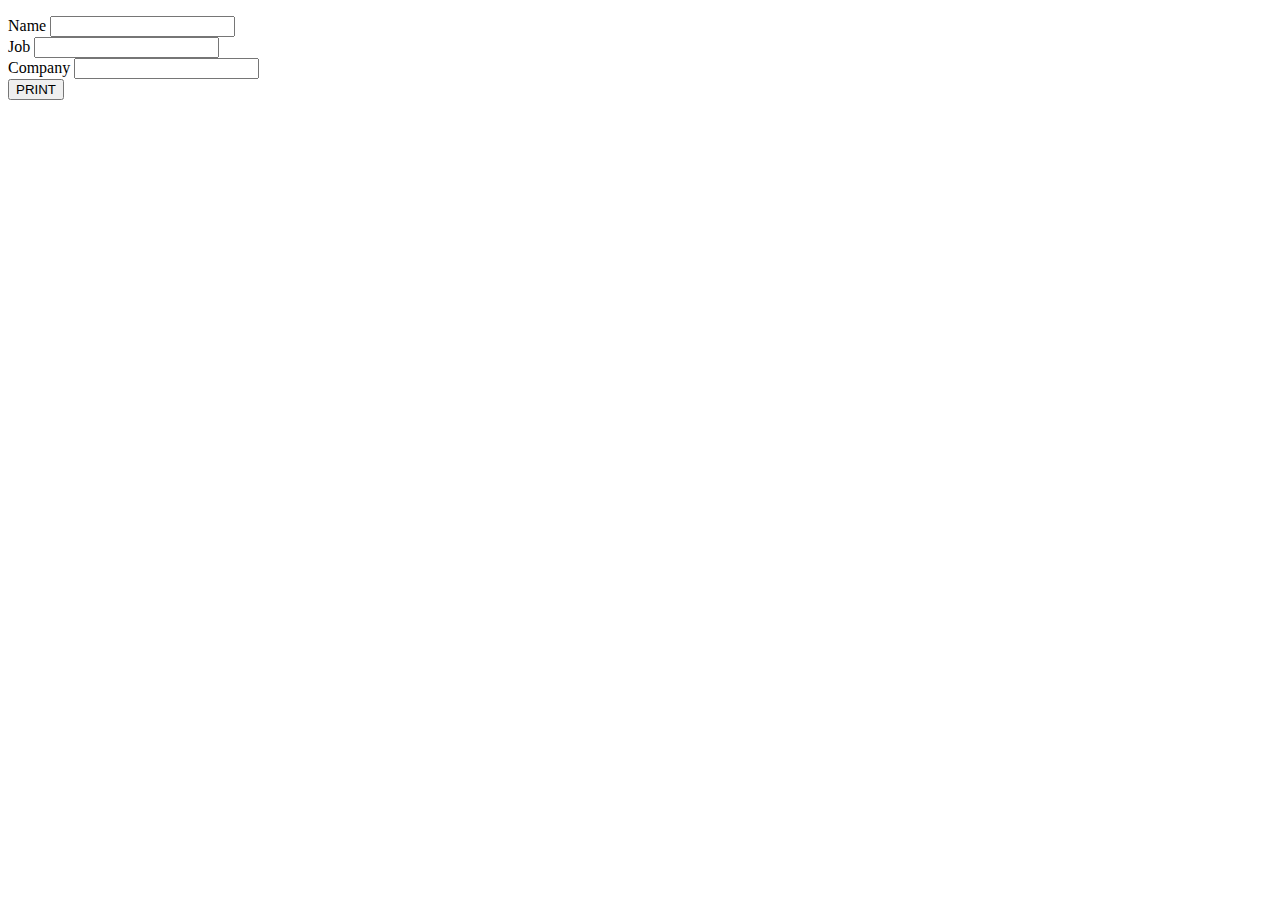
<file: index.html>
<!DOCTYPE html>
<html lang="en">
  <head>
    <meta charset="UTF-8" />
    <meta name="viewport" content="width=device-width, initial-scale=1.0" />
    <link
      href="https://cdn.jsdelivr.net/npm/bootstrap@5.2.3/dist/css/bootstrap.min.css"
      rel="stylesheet"
      integrity="sha384-rbsA2VBKQhggwzxH7pPCaAqO46MgnOM80zW1RWuH61DGLwZJEdK2Kadq2F9CUG65"
      crossorigin="anonymous"
    />
    <title>Email Template</title>
  </head>
  <body>
    <p class="mb-3 p-5" id="screen"></p>
    <form class="p-5">
      <div class="mb-1">
        <label for="name" class="form-label">Name</label>
        <input type="TEXT" class="form-control" id="name" />
      </div>
      <div class="mb-1">
        <label for="name" class="form-label">Job</label>
        <input type="TEXT" class="form-control" id="job" />
      </div>
      <div class="mb-3">
        <label for="company" class="form-label">Company</label>
        <input type="text" class="form-control" id="company" />
      </div>
      <button type="button" class="btn btn-primary" onclick="onSubmit(event)">
        PRINT
      </button>
    </form>

    <script>
      const onSubmit = (event) => {
        event.preventDefault();
        const screen = document.getElementById("screen");
        const job = document.getElementById("job").value || "Software engineer";
        const name = document.getElementById("name").value || "Ahmed Maher";
        const company = document.getElementById("company").value || "Valeo";

        screen.innerHTML = `Dear Hiring Team,<br/><br/>I hope this message finds you well. I am ${name}, and I am writing to apply for the ${job} position at ${company},
        which I found through the Internet. With much work experience as well as many tested skills in this field, I am confident in my ability
        to thrive in this job role and contribute to ${company}'s goals and success. I would greatly appreciate the opportunity to discuss how
        my professional profile aligns with your requirements.<br/><br/>
        Thank you for considering my application.<br/>
        Best regards,<br/>
        ${name}`;
      };
    </script>
  </body>
</html>
</file>
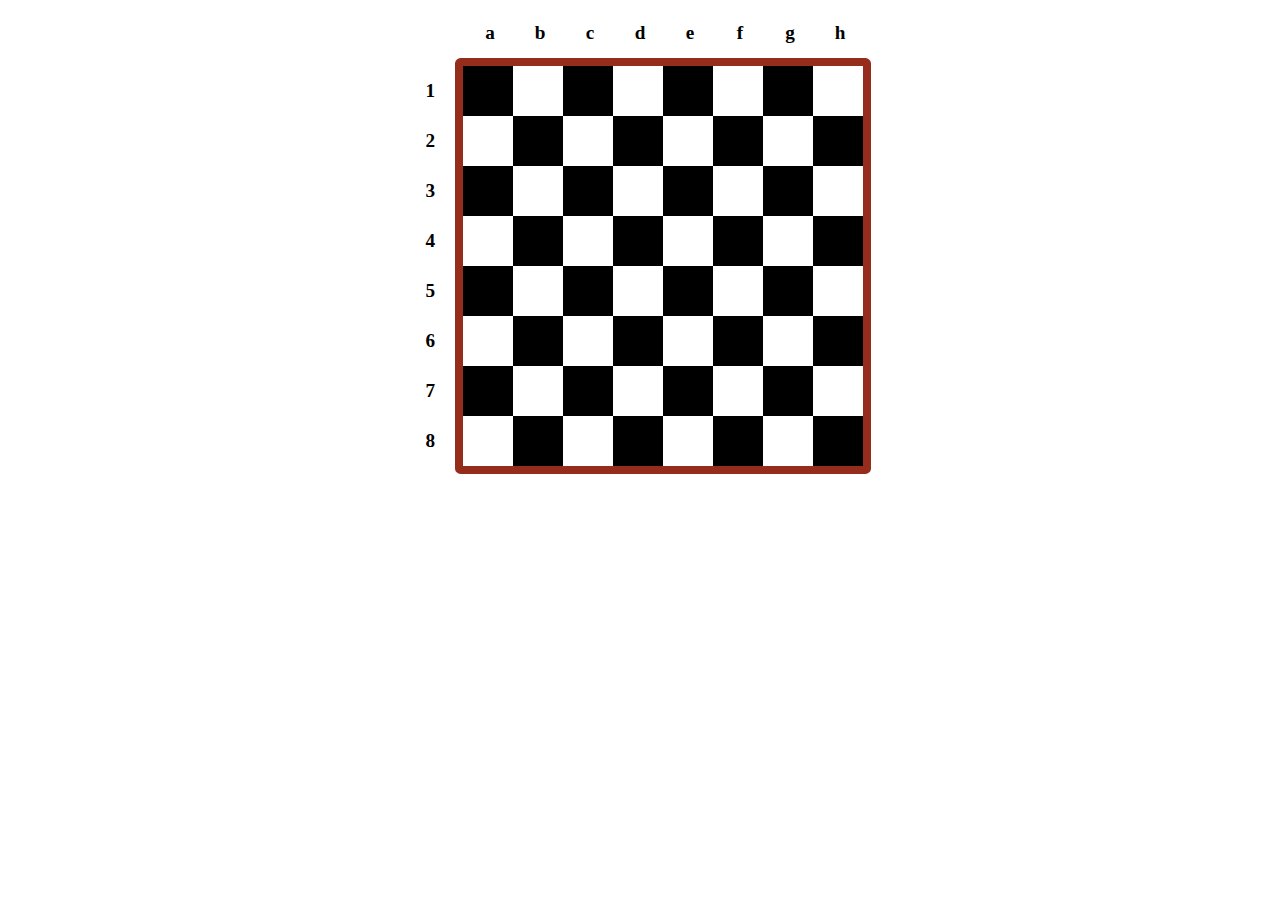
<file: Chess-Board/index.html>
<!DOCTYPE html>
<html lang="en">
  <head>
    <meta charset="UTF-8" />
    <meta http-equiv="X-UA-Compatible" content="IE=edge" />
    <meta name="viewport" content="width=device-width, initial-scale=1.0" />
    <title>ChessBoard</title>
    <link rel="icon" href="./assets/images/king-golden-chess.png" />

    <!-- Style sheets -->
    <link rel="stylesheet" href="./css/main.css" />
  </head>

  <body>
    <main>
      <div id="container">
        <div id="chessBoardLabel-v"></div>
        <div id="inner-container">
          <div id="chessBoardLabel-h"></div>
          <div id="chessBoard"></div>
        </div>
      </div>
    </main>
    <script src="./js/main.js"></script>
    <script>
      // Rendering the board
      createChessBoard();
    </script>
  </body>
</html>
</file>
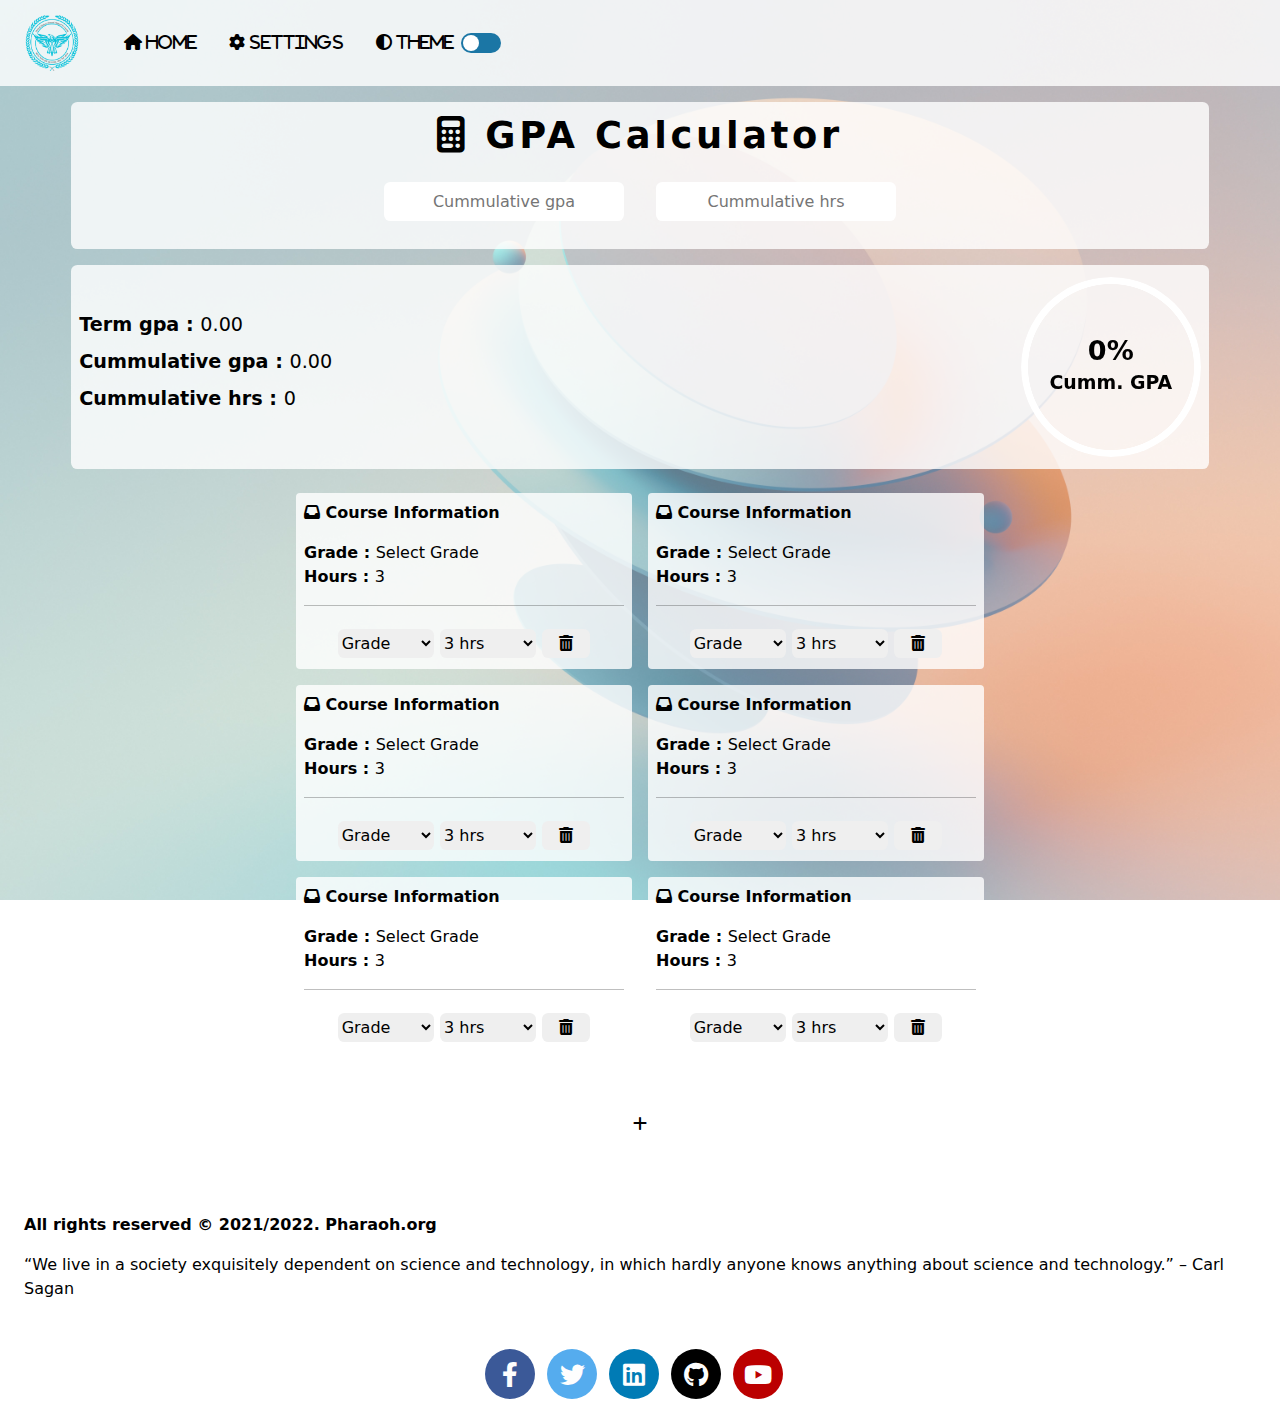
<file: GPACalc/index.html>
<!DOCTYPE html>
<html lang="en">

<head>
    <meta charset="UTF-8" />
    <meta http-equiv="X-UA-Compatible" content="IE=edge" />
    <meta name="viewport" content="width=device-width, initial-scale=1.0" />
    <title>GPA Calculator</title>

    <!-- icon -->
    <link rel="icon" href="./assets/images/favicon.png" />

    <!-- StyleSheets -->
    <link rel="stylesheet" href="./assets/font-awesome/css/all.min.css" />
    <link rel="stylesheet" href="./css/bootstrap.min.css" />
    <link rel="stylesheet" href="./scss/theme.css" />

    <link rel="stylesheet" href="./scss/fieldContents.css" />
    <link rel="stylesheet" href="./scss/navbar.css" />
    <link rel="stylesheet" href="./scss/footer.css" />
    <link rel="stylesheet" href="./scss/main.css" />
</head>

<body class="background-lightTheme">
    <header>
        <nav class="navbar navbar-expand-lg blur-bckground-lightTheme">
            <div class="container-fluid">
                <a class="navbar-brand" href="./index.html"><img src="./assets/images/circular-leaf-logo.png"
                        alt="navbarlogo" /></a>
                <button class="navbar-toggler" type="button" data-bs-toggle="collapse"
                    data-bs-target="#navbarNavDropdown" aria-controls="navbarNavDropdown" aria-expanded="false"
                    aria-label="Toggle navigation">
                    <span class="navbar-toggler-icon"><i class="fa-solid fa-bars"></i></span>
                </button>
                <div class="collapse navbar-collapse" id="navbarNavDropdown">
                    <ul class="navbar-nav">
                        <li class="nav-item">
                            <a class="nav-link" aria-current="page" href="./index.html"><i
                                    class="fa-sharp fa-solid fa-house fw-bold tx-hover">
                                    Home</i></a>
                        </li>
                        <li class="nav-item">
                            <a class="nav-link fw-bold" aria-current="page" href="#" onclick="openSettingsMenu()">
                                <i class="fa-sharp fa-solid fa-gear tx-hover"> Settings</i>
                            </a>
                        </li>
                        <li class="nav-item">
                            <div class="nav-link nav-check">
                                <label class="fw-bold tx-hover" for="theme-btn"><i
                                        class="fa-solid fa-circle-half-stroke"> Theme</i></label>
                                <label>
                                    <input class="nav-check-input" type="checkbox" id="theme-btn"
                                        onclick="setTheme(this)" />
                                    <span class="nav-check-span"></span>
                                </label>
                            </div>
                        </li>
                    </ul>
                </div>
            </div>
        </nav>
    </header>
    <main onchange="compute()" class="p-2" id="fields-parent-main">
        <section style class="field-inputs blur-bckground-lightTheme disable-select">
            <section>
                <h1><i class="fa-solid fa-calculator"></i> GPA Calculator</h1>
            </section>
            <section class="inputs-container">
                <section class="inputs-items">
                    <input type="text" id="curr-gpa" placeholder="Cummulative gpa" />
                    <span id="gpaError" class="error" hidden>*GPA not in range [0 ,4].</span>
                </section>
                <section class="inputs-items">
                    <input type="text" id="curr-hrs" placeholder="Cummulative hrs" />
                    <span id="timeError" class="error" hidden>*Invalid time.</span>
                </section>
            </section>
        </section>

        <section class="field-screen blur-bckground-lightTheme" id="field-screen">
            <section>
                <section class="screen-div mb-2">
                    <span class="fw-bold">Term gpa : </span><span id="term-gpa"></span>
                </section>
                <section class="screen-div mb-2">
                    <span class="fw-bold">Cummulative gpa : </span><span id="new-gpa"></span>
                </section>
                <section class="screen-div mb-2">
                    <span class="fw-bold">Cummulative hrs : </span><span id="new-hrs"></span>
                </section>
            </section>
            <section>
                <section class="RadialProgress" role="progressbar" aria-valuenow="25" aria-valuemin="0"
                    aria-valuemax="100"></section>
            </section>
        </section>

        <section class="field-contents disable-select" id="field-contents"></section>

        <section class="field-adddbtn disable-select" id="field-adddbtn">
            <button class="blur-bckground-lightTheme" onclick="getGPABoxComponent()">
                <i class="fa-solid fa-plus"></i>
            </button>
        </section>
    </main>

    <footer class="disable-select blur-bckground-lightTheme">
        <section class="footer-row">
            <section class="footer-col">
                <p class="fw-bold">All rights reserved &copy; 2021/2022. Pharaoh.org</p>
                <p>
                    “We live in a society exquisitely dependent on science and
                    technology, in which hardly anyone knows anything about science and
                    technology.” – Carl Sagan
                </p>
            </section>
        </section>
        <section class="footer-row">
            <section class="rounded-social-buttons custom-icons">
                <a class="social-button facebook" href="https://www.facebook.com/AhmedMaherElSaeidi/" target="_blank"><i
                        class="fab fa-facebook-f"></i></a>
                <a class="social-button twitter"
                    href="https://twitter.com/_Ahmed__Maher?fbclid=IwAR2u4QEE9sZRQ6hXfLz45Vdiucn3r53sgy-wGiqu0yYf4KtdOuFwGCzjmtQ"
                    target="_blank"><i class="fab fa-twitter"></i></a>
                <a class="social-button linkedin" href="https://www.linkedin.com/in/ahmedmaherelsaeidi/"
                    target="_blank"><i class="fab fa-linkedin"></i></a>
                <a class="social-button github" href="https://github.com/AhmedMaherElSaeidi" target="_blank"><i
                        class="fab fa-github"></i></a>
                <a class="social-button youtube" href=https://www.youtube.com/channel/UCL3Kf6BwwiZyN723LfiEsCA
                    target="_blank"><i class="fab fa-youtube"></i></a>
            </section>
        </section>
    </footer>

    <!-- JS SCRIPTS -->
    <script src="./js/bootstrap.min.js"></script>
    <script src="./js/index.js"></script>
    <script>
        render_fieldContents(6);
    </script>
</body>

</html>
</file>
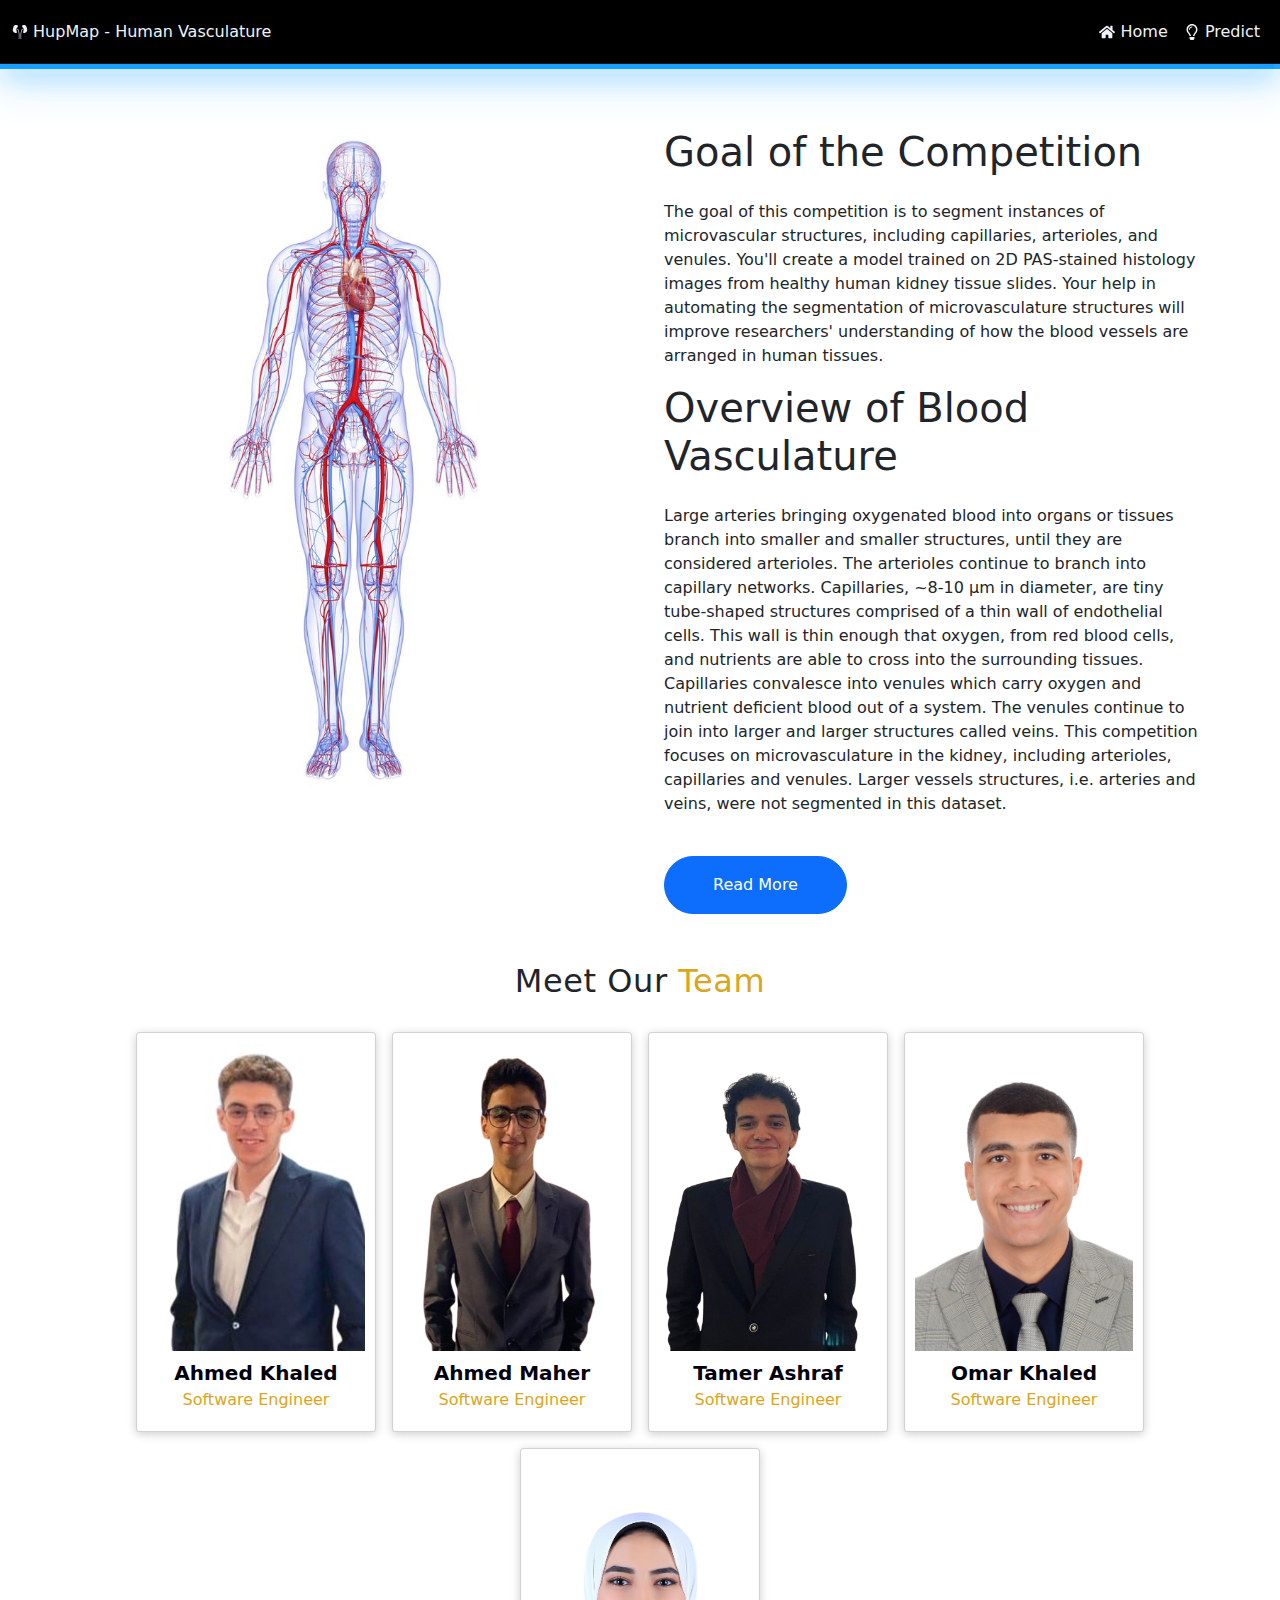
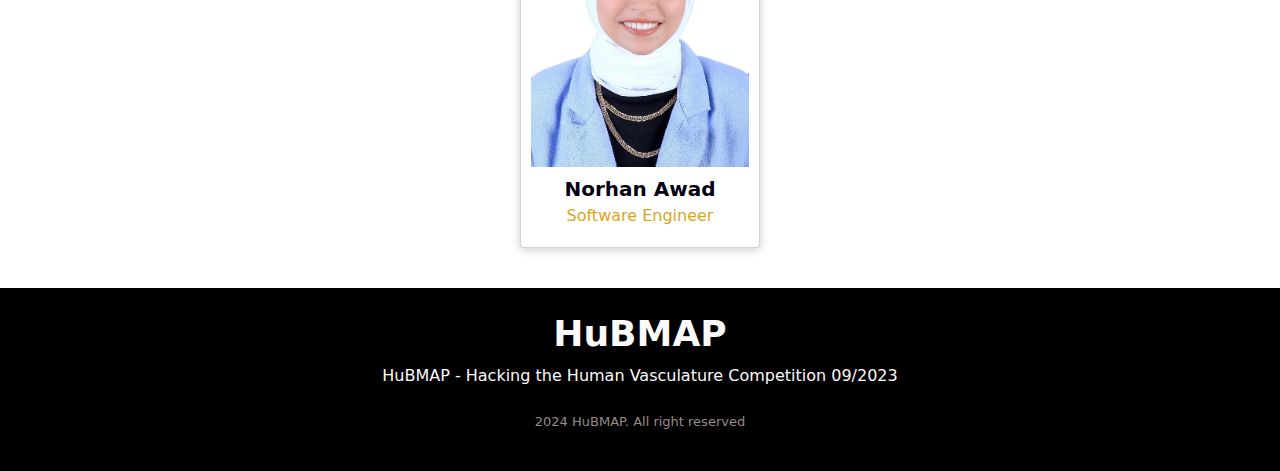
<file: HuPMAP/index.html>
<!doctype html><html lang="en"><head><meta charset="utf-8"/><link rel="icon" href="./kidney_logo.png"/><meta name="viewport" content="width=device-width,initial-scale=1"/><meta name="theme-color" content="#000000"/><meta name="description" content="Web site created using create-react-app"/><title>HuPMap</title><script defer="defer" src="./static/js/main.8b54787b.js"></script><link href="./static/css/main.43c41879.css" rel="stylesheet"></head><body><noscript>You need to enable JavaScript to run this app.</noscript><div id="root"></div></body></html>
</file>
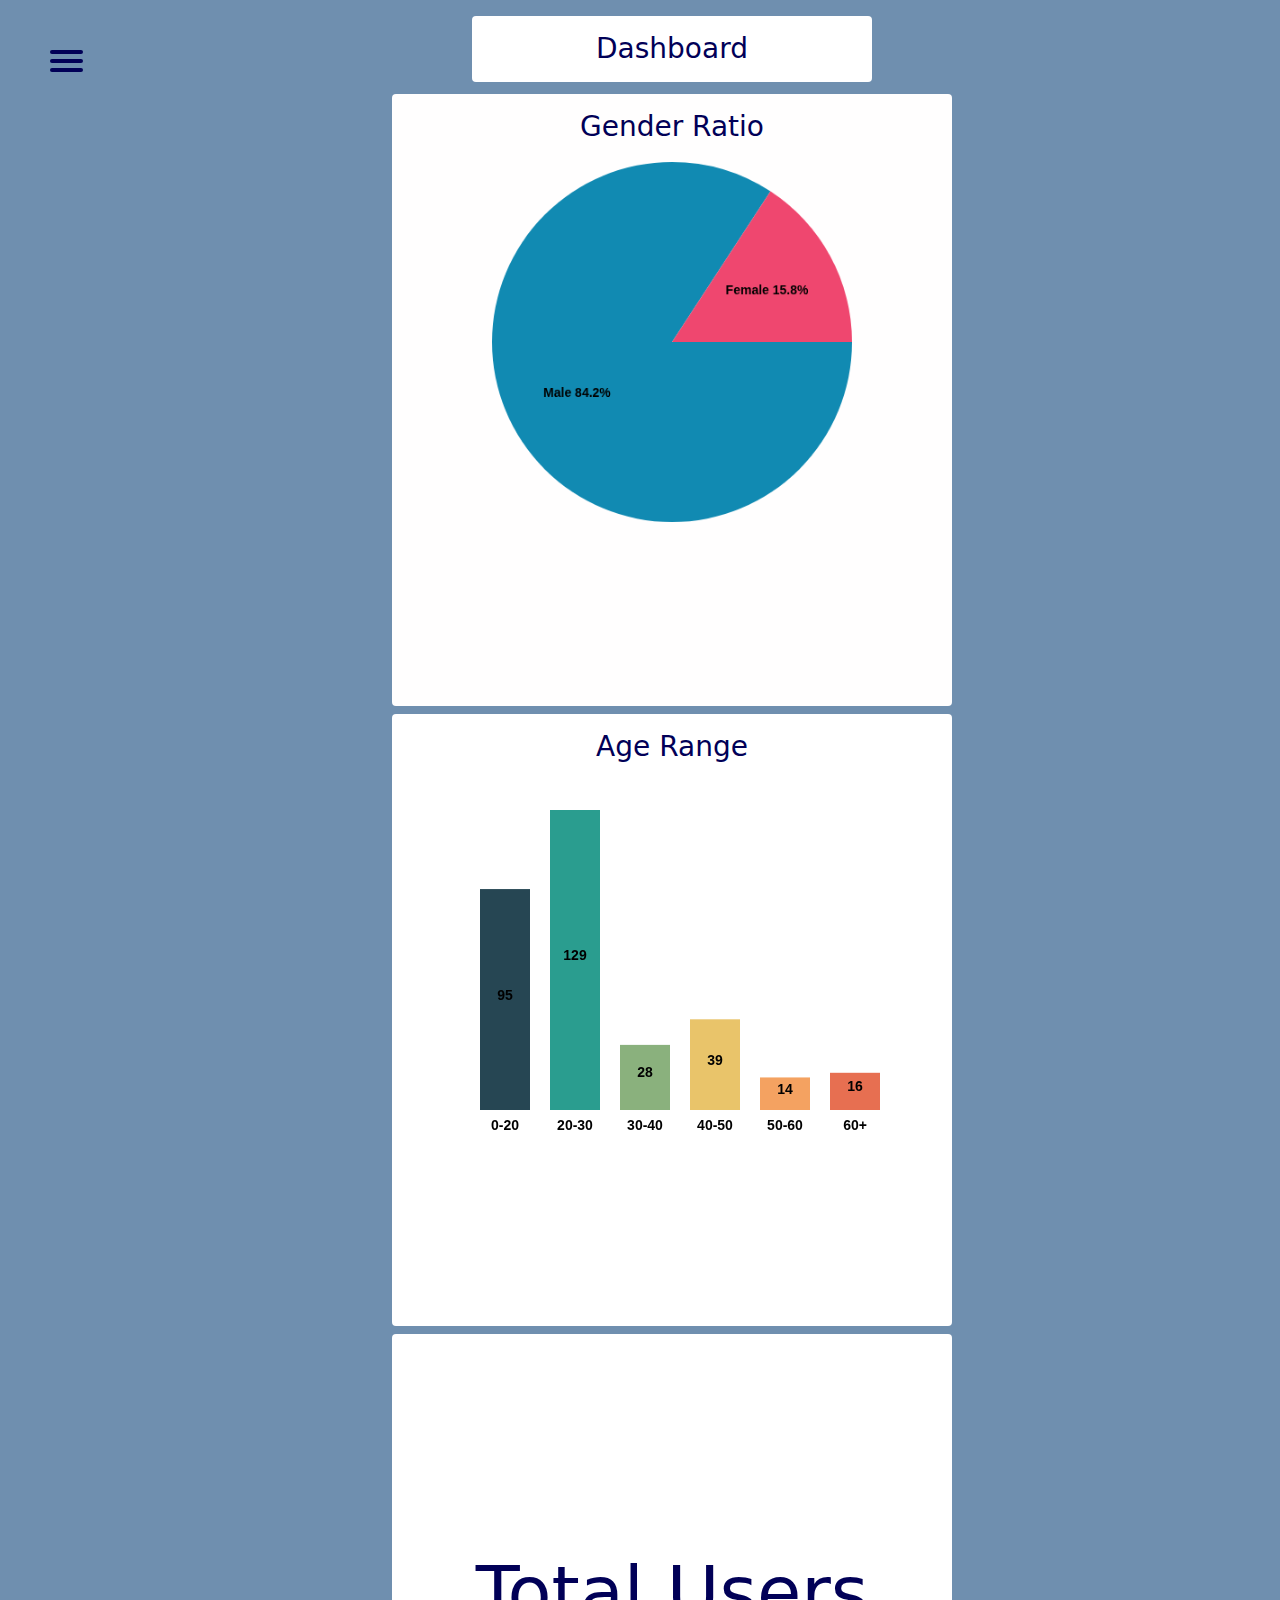
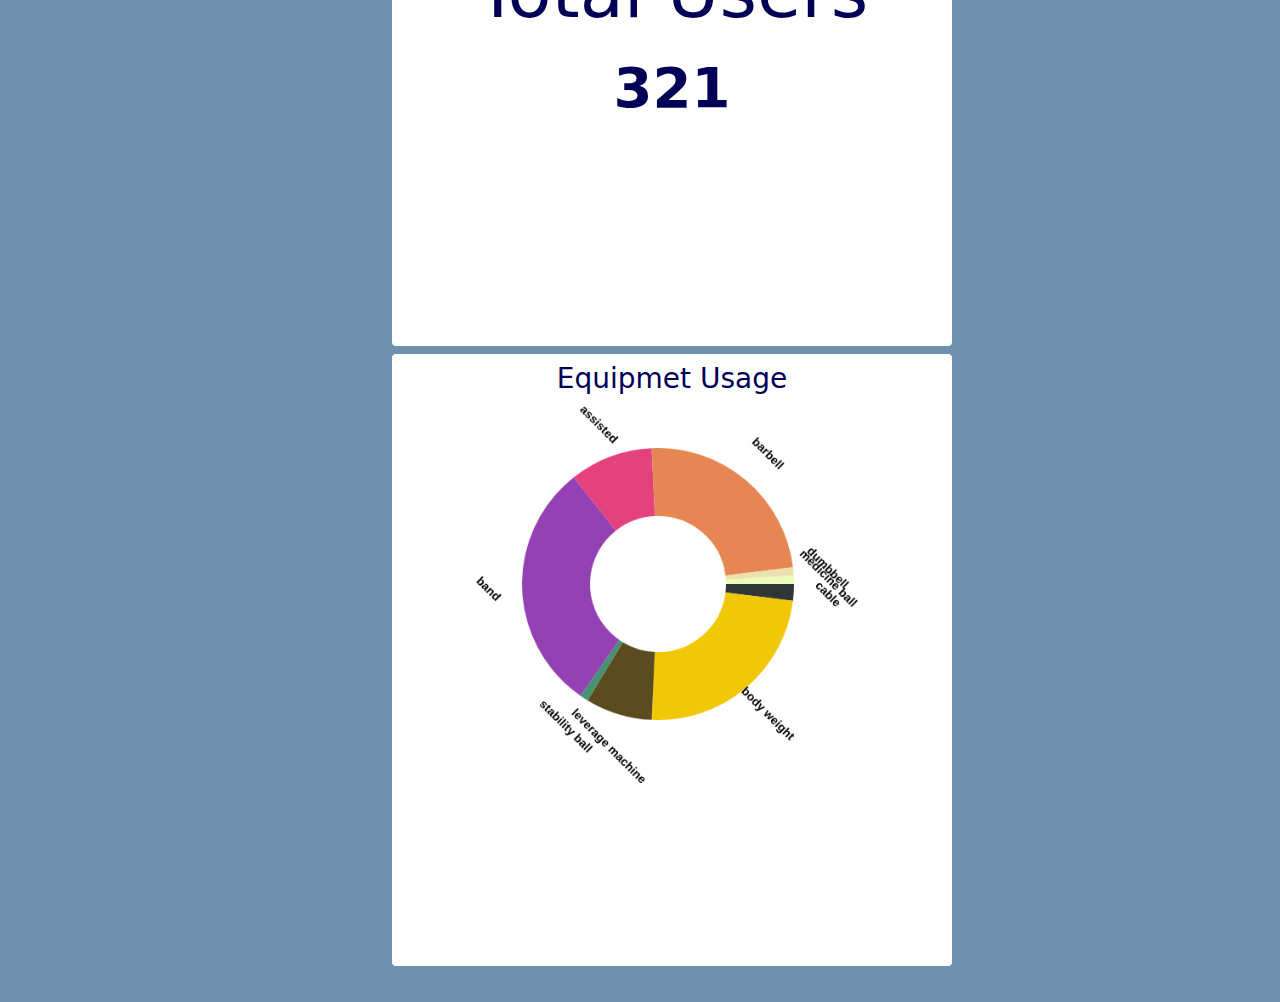
<file: ReactJs-Dashboard/index.html>
<!doctype html><html lang="en"><head><meta charset="utf-8"/><link rel="icon" href="./favicon.png"/><meta name="viewport" content="width=device-width,initial-scale=1"/><title>Dashboard</title><script defer="defer" src="./static/js/main.0813a2a6.js"></script><link href="./static/css/main.08639d44.css" rel="stylesheet"></head><body><noscript>You need to enable JavaScript to run this app.</noscript><div id="root"></div></body></html>
</file>
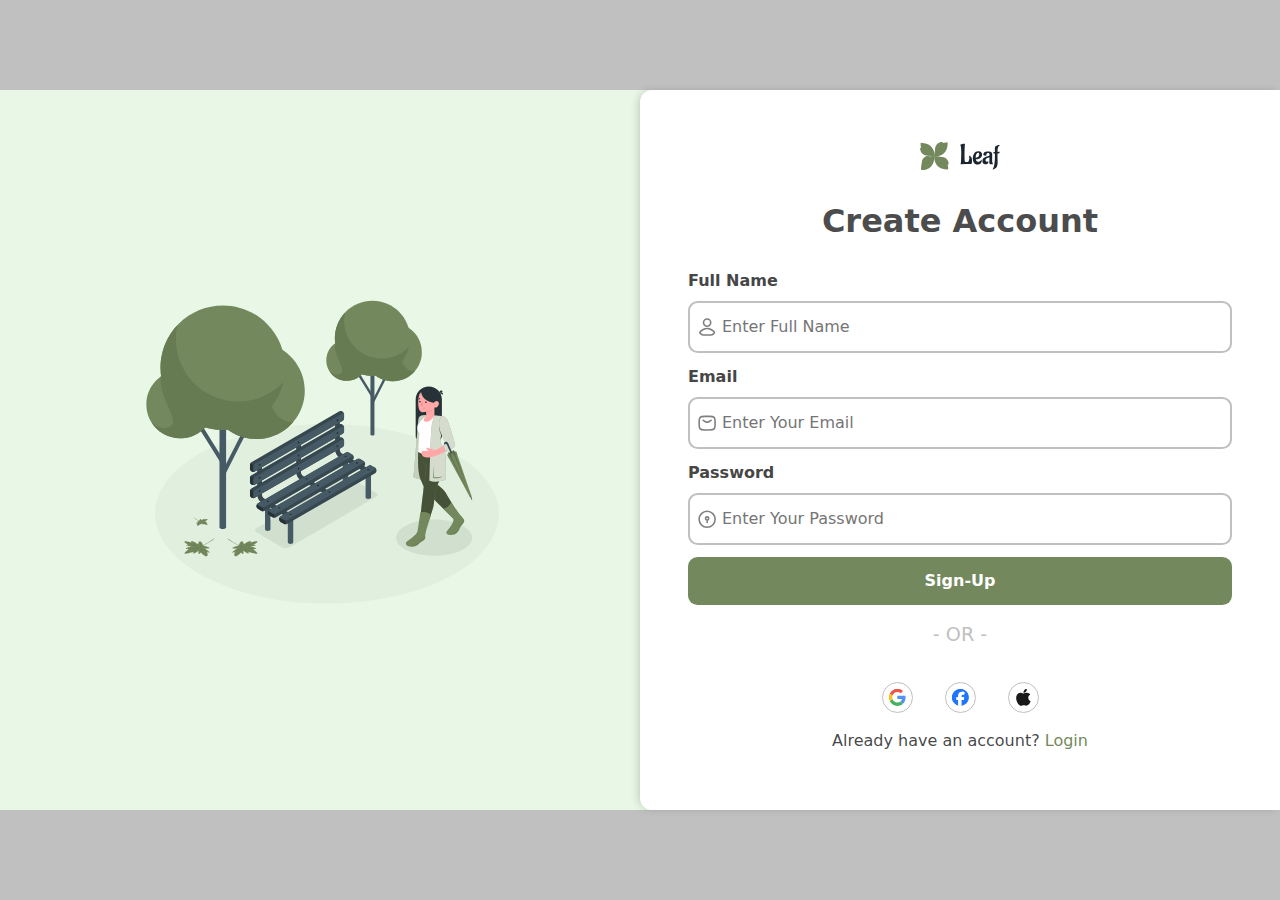
<file: signup-template-1/index.html>
<!doctype html><html lang="en"><head><meta charset="utf-8"/><link rel="icon" href="./signup.png"/><meta name="viewport" content="width=device-width,initial-scale=1"/><meta name="theme-color" content="#000000"/><meta name="description" content="Web site created using create-react-app"/><title>Signup template</title><script defer="defer" src="./static/js/main.7cc8fb0e.js"></script><link href="./static/css/main.fee15834.css" rel="stylesheet"></head><body><noscript>You need to enable JavaScript to run this app.</noscript><div id="root"></div></body></html>
</file>
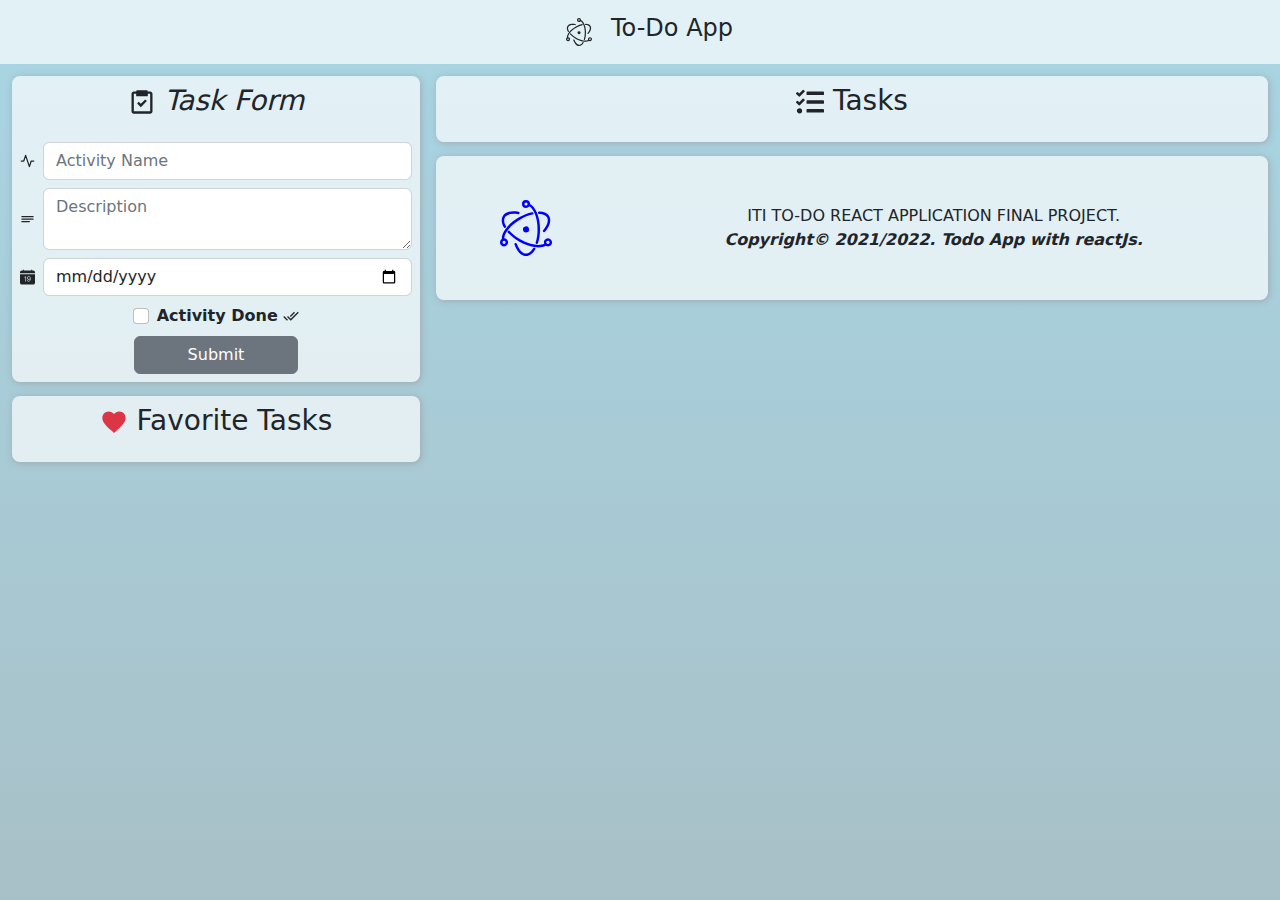
<file: To-Do-App/index.html>
<!doctype html><html lang="en"><head><meta charset="utf-8"/><meta name="viewport" content="width=device-width,initial-scale=1"/><meta name="theme-color" content="#000000"/><meta name="description" content="Web site created using create-react-app"/><title>TODO APP</title><link href="./static/css/2.cd2179cb.chunk.css" rel="stylesheet"><link href="./static/css/main.2a18fdec.chunk.css" rel="stylesheet"></head><body><noscript>You need to enable JavaScript to run this app.</noscript><div id="root"></div><script>!function(c){function e(e){for(var t,r,n=e[0],o=e[1],u=e[2],i=0,a=[];i<n.length;i++)r=n[i],f[r]&&a.push(f[r][0]),f[r]=0;for(t in o)Object.prototype.hasOwnProperty.call(o,t)&&(c[t]=o[t]);for(d&&d(e);a.length;)a.shift()();return p.push.apply(p,u||[]),l()}function l(){for(var e,t=0;t<p.length;t++){for(var r=p[t],n=!0,o=1;o<r.length;o++){var u=r[o];0!==f[u]&&(n=!1)}n&&(p.splice(t--,1),e=s(s.s=r[0]))}return e}var r={},f={3:0},p=[];function s(e){if(r[e])return r[e].exports;var t=r[e]={i:e,l:!1,exports:{}};return c[e].call(t.exports,t,t.exports,s),t.l=!0,t.exports}s.e=function(u){var e=[],r=f[u];if(0!==r)if(r)e.push(r[2]);else{var t=new Promise(function(e,t){r=f[u]=[e,t]});e.push(r[2]=t);var n,o=document.getElementsByTagName("head")[0],i=document.createElement("script");i.charset="utf-8",i.timeout=120,s.nc&&i.setAttribute("nonce",s.nc),i.src=s.p+"static/js/"+({}[u]||u)+"."+{1:"2e8f1a6b"}[u]+".chunk.js",n=function(e){i.onerror=i.onload=null,clearTimeout(a);var t=f[u];if(0!==t){if(t){var r=e&&("load"===e.type?"missing":e.type),n=e&&e.target&&e.target.src,o=new Error("Loading chunk "+u+" failed.\n("+r+": "+n+")");o.type=r,o.request=n,t[1](o)}f[u]=void 0}};var a=setTimeout(function(){n({type:"timeout",target:i})},12e4);i.onerror=i.onload=n,o.appendChild(i)}return Promise.all(e)},s.m=c,s.c=r,s.d=function(e,t,r){s.o(e,t)||Object.defineProperty(e,t,{enumerable:!0,get:r})},s.r=function(e){"undefined"!=typeof Symbol&&Symbol.toStringTag&&Object.defineProperty(e,Symbol.toStringTag,{value:"Module"}),Object.defineProperty(e,"__esModule",{value:!0})},s.t=function(t,e){if(1&e&&(t=s(t)),8&e)return t;if(4&e&&"object"==typeof t&&t&&t.__esModule)return t;var r=Object.create(null);if(s.r(r),Object.defineProperty(r,"default",{enumerable:!0,value:t}),2&e&&"string"!=typeof t)for(var n in t)s.d(r,n,function(e){return t[e]}.bind(null,n));return r},s.n=function(e){var t=e&&e.__esModule?function(){return e.default}:function(){return e};return s.d(t,"a",t),t},s.o=function(e,t){return Object.prototype.hasOwnProperty.call(e,t)},s.p="./",s.oe=function(e){throw console.error(e),e};var t=window.webpackJsonp=window.webpackJsonp||[],n=t.push.bind(t);t.push=e,t=t.slice();for(var o=0;o<t.length;o++)e(t[o]);var d=n;l()}([])</script><script src="./static/js/2.b43983f2.chunk.js"></script><script src="./static/js/main.3eeece38.chunk.js"></script></body></html>
</file>
<file: Chess-Board/css/main.css>
main {
  display: flex;
  align-items: center;
  justify-content: center;
}

#chessBoardLabel-v {
  float: left;
  margin: 3em 0em;
  font-size: 1.2em;
  font-weight: bold;
}

#inner-container {
  display: flex;
  flex-direction: column;
}

#chessBoardLabel-h {
  display: flex;
  margin: 0em 0.5em;
  font-size: 1.2em;
  font-weight: bold;
}

#chessBoard {
  height: 25em;
  width: 25em;
  display: flex;
  flex-wrap: wrap;
  border: 0.5em solid #962c1c;
  border-radius: 0.35em;
}

.label {
  width: 50px;
  height: 50px;
  display: flex;
  font-weight: bold;
  align-items: center;
  justify-content: center;
}

.block {
  height: 50px;
  width: 50px;
}

.block:hover::after {
  content: "\2654";
  display: block;
  color: #aaa9ad;
  padding: 0px 5px;
  font-weight: bold;
  font-size: 2.5em;
  cursor: pointer;
}

@media (max-width: 720px) {
  main {
    display: initial;
    position: relative;
  }
  #container {
    position: absolute;
    left: -2rem;
    top: -2rem;
    transform: scale(0.75);
  }
}
@media (max-width: 520px) {
    #container {
        position: absolute;
        left: -5rem;
        top: -6rem;
        transform: scale(0.5);
      }
}
</file>
<file: GPACalc/scss/theme.css>
.background-lightTheme {
  background-image: url("../assets/images/sebastian-svenson-LpbyDENbQQg-unsplash.jpg");
  background-attachment: fixed;
  background-size: cover;
}

.background-darkTheme {
  background-image: url("../assets/images/jeff-lim-eXieD9RMZ5E-unsplash.jpg");
  background-attachment: fixed;
  background-size: cover;
}

.solid-bckground-darkTheme {
  background-color: white;
  color: black;
}

.solid-bckground-lightTheme {
  background-color: rgba(255, 255, 255, 0.7019607843);
  color: black;
}

.blur-bckground-darkTheme {
  background-color: rgba(9, 18, 44, 0.7882352941);
  color: white;
}

.blur-bckground-lightTheme {
  background-color: rgba(255, 255, 255, 0.8);
  color: black;
}

.icon-darkTheme {
  background-color: #ffffff;
  color: black !important;
}

.icon-lightTheme {
  background-color: #dadada;
  color: black;
}/*# sourceMappingURL=theme.css.map */
</file>
<file: GPACalc/scss/fieldContents.css>
main > .field-contents {
  width: 80%;
  display: flex;
  align-items: center;
  justify-content: center;
  flex-wrap: wrap;
}
main > .field-contents > .field-subject {
  width: 21em;
  margin: 0.5em;
  padding: 0.5em;
  border-radius: 0.25em;
  display: flex;
  flex-direction: column;
  justify-content: space-around;
  animation: up-down 0.5s alternate;
}
main > .field-contents > .field-subject > .field-subject-inputs {
  display: flex;
  align-items: center;
  justify-content: center;
  flex-wrap: wrap;
}
main > .field-contents > .field-subject > .field-subject-inputs > select {
  width: 6em;
  height: 1.8em;
  margin: 0.2em;
  font-weight: 400;
  border-style: none;
  border-radius: 0.4em;
}
main > .field-contents > .field-subject > .field-subject-inputs > select:hover {
  color: rgba(0, 0, 0, 0.8666666667);
  box-shadow: 1px 1px 6px rgba(0, 0, 0, 0.8666666667), 0 0 5px rgba(0, 0, 0, 0.8666666667), 0 0 5px rgba(0, 0, 0, 0.8666666667);
}
main > .field-contents > .field-subject > .field-subject-inputs > button {
  width: 3em;
  height: 1.8em;
  margin: 0.2em;
  display: flex;
  align-items: center;
  justify-content: center;
  border-style: none;
  border-radius: 0.4em;
}
main > .field-contents > .field-subject > .field-subject-inputs > button:hover {
  color: red;
  box-shadow: 1px 1px 6px red, 0 0 5px red, 0 0 5px red;
}

main > .field-adddbtn {
  margin: 1em;
  display: flex;
  align-items: center;
  justify-content: center;
}
main > .field-adddbtn > button {
  width: 5em;
  height: 5em;
  border-style: none;
  border-radius: 2.5em;
}
main > .field-adddbtn > button:hover {
  cursor: pointer;
  color: rgba(38, 202, 202, 0.8666666667);
  box-shadow: 1px 1px 6px rgba(38, 202, 202, 0.8666666667), 0 0 25px rgba(38, 202, 202, 0.8666666667), 0 0 25px rgba(38, 202, 202, 0.8666666667);
}
main > .field-adddbtn > button:hover::after {
  content: "Add Subject";
}

@media screen and (max-width: 760px) {
  main > .field-contents {
    width: 90%;
  }
}
@keyframes up-down {
  0% {
    transform: translateY(-0.5em);
  }
  100% {
    transform: none;
  }
}/*# sourceMappingURL=fieldContents.css.map */
</file>
<file: GPACalc/scss/navbar.css>
nav .navbar-brand > img {
  width: 4em;
  height: 3em;
}
nav li {
  padding: 0em 0.35em;
  margin: 0em 0.15em;
}
nav .navbar-toggler-icon:hover,
nav li:hover {
  border-radius: 0.25em;
  box-shadow: 1px 1px 5px rgba(38, 202, 202, 0.8666666667), 0px 0px 5px rgba(38, 202, 202, 0.8666666667), 0px 0px 5px rgba(38, 202, 202, 0.8666666667);
}
nav .navbar-toggler-icon:hover .tx-hover,
nav li:hover .tx-hover {
  color: rgba(38, 202, 202, 0.8666666667) !important;
}
nav .dropdown-menu li:hover {
  background-color: silver !important;
}
nav .navbar-toggler:focus,
nav .navbar-toggler:focus-visible {
  box-shadow: none;
}
nav .navbar-toggler-icon {
  font-size: 1.2em;
  font-weight: bold;
  padding: 0.25em;
  color: rgba(38, 202, 202, 0.8666666667);
  display: flex;
  align-items: center;
  justify-content: center;
}
nav .nav-link {
  color: inherit !important;
}
nav .nav-check {
  display: flex;
  align-items: center;
  padding: 0.52em;
}
nav .nav-check label {
  float: right;
  margin-right: 0.45em;
}
nav .nav-check .nav-check-input {
  -webkit-appearance: none;
     -moz-appearance: none;
          appearance: none;
  visibility: hidden;
  display: none;
}
nav .nav-check .nav-check-span {
  position: relative;
  display: block;
  width: 40px;
  height: 20px;
  background: #1b76a5;
  border-radius: 20px;
  overflow: hidden;
  transition: ease-in 0.5s;
}
nav .nav-check .nav-check-input:checked ~ .nav-check-span {
  background: white;
}
nav .nav-check .nav-check-span::before {
  content: "";
  position: absolute;
  top: 2px;
  left: 2px;
  background: white;
  width: 16px;
  height: 16px;
  border-radius: 50%;
  transition: 0.5s;
}
nav .nav-check .nav-check-input:checked ~ .nav-check-span::before {
  transform: translateX(-50px);
}
nav .nav-check .nav-check-span::after {
  content: "";
  position: absolute;
  top: 2px;
  right: 2px;
  background: #23739b;
  width: 16px;
  height: 16px;
  border-radius: 50%;
  transition: 0.5s;
  transform: translateX(50px);
}
nav .nav-check .nav-check-input:checked ~ .nav-check-span::after {
  transform: translateX(0px);
}
nav .nav-check:hover label {
  cursor: pointer !important;
}/*# sourceMappingURL=navbar.css.map */
</file>
<file: GPACalc/scss/footer.css>
footer {
  padding: 1em;
  margin-top: auto;
  flex-direction: column;
  display: flex;
  flex-wrap: wrap;
}
footer .footer-row {
  padding-top: 0.5em;
}
footer .footer-row > .footer-col {
  padding: 0em 0.5em;
}
footer .footer-row .rounded-social-buttons {
  text-align: center;
  padding-top: 1.5em;
  display: flex;
  align-items: center;
  justify-content: center;
}
footer .footer-row .rounded-social-buttons .social-button {
  display: inline-block;
  position: relative;
  cursor: pointer;
  width: 3.125rem;
  height: 3.125rem;
  border: 0.125rem solid transparent;
  padding: 0;
  text-decoration: none;
  text-align: center;
  color: #fefefe;
  font-size: 1.5625rem;
  font-weight: normal;
  line-height: 2em;
  border-radius: 1.6875rem;
  transition: all 0.5s ease;
  margin-right: 0.75rem;
  margin-bottom: 0.25rem;
}
footer .footer-row .rounded-social-buttons .social-button:hover,
footer .footer-row .rounded-social-buttons .social-button:focus {
  transform: rotate(360deg);
}
footer .footer-row .rounded-social-buttons .fa-twitter,
footer .footer-row .fa-facebook-f,
footer .footer-row .fa-linkedin,
footer .footer-row .fa-youtube,
footer .footer-row .fa-instagram {
  font-size: 25px;
}
footer .footer-row .rounded-social-buttons .social-button.facebook {
  background: #3b5998;
}
footer .footer-row .rounded-social-buttons .social-button.facebook:hover,
footer .footer-row .rounded-social-buttons .social-button.facebook:focus {
  color: #3b5998;
  background: #fefefe;
  border-color: #3b5998;
}
footer .footer-row .rounded-social-buttons .social-button.twitter {
  background: #55acee;
}
footer .footer-row .rounded-social-buttons .social-button.twitter:hover,
footer .footer-row .rounded-social-buttons .social-button.twitter:focus {
  color: #55acee;
  background: #fefefe;
  border-color: #55acee;
}
footer .footer-row .rounded-social-buttons .social-button.linkedin {
  background: #007bb5;
}
footer .footer-row .rounded-social-buttons .social-button.linkedin:hover,
footer .footer-row .rounded-social-buttons .social-button.linkedin:focus {
  color: #007bb5;
  background: #fefefe;
  border-color: #007bb5;
}
footer .footer-row .rounded-social-buttons .social-button.youtube {
  background: #bb0000;
}
footer .footer-row .rounded-social-buttons .social-button.youtube:hover,
footer .footer-row .rounded-social-buttons .social-button.youtube:focus {
  color: #bb0000;
  background: #fefefe;
  border-color: #bb0000;
}
footer .footer-row .rounded-social-buttons .social-button.github {
  background: #000000;
}
footer .footer-row .rounded-social-buttons .social-button.github:hover,
footer .footer-row .rounded-social-buttons .social-button.github:focus {
  color: #000000;
  background: #fefefe;
  border-color: #000000;
}/*# sourceMappingURL=footer.css.map */
</file>
<file: GPACalc/scss/main.css>
.disable-select {
  user-select: none;
  /* supported by Chrome and Opera */
  -webkit-user-select: none;
  /* Safari */
  -khtml-user-select: none;
  /* Konqueror HTML */
  -moz-user-select: none;
  /* Firefox */
  -ms-user-select: none;
  /* Internet Explorer/Edge */
}

body {
  flex-direction: column;
  display: flex;
  min-height: 100vh;
  padding: 0px;
  margin: 0px;
}
body main {
  display: flex;
  align-items: center;
  flex-direction: column;
}
body main > section {
  margin: 0.5em;
}

.field-inputs,
.field-settings,
.field-screen {
  width: 90%;
  padding: 0.75em 0.5em;
  border-style: none;
  border-radius: 0.4em;
}

.error {
  color: red;
}

.field-inputs > section > h1 {
  font-size: 2.3em;
  font-weight: bold;
  text-align: center;
  letter-spacing: 0.1em;
}
.field-inputs > .settings-icon > i {
  float: right;
  cursor: pointer;
}
.field-inputs > .settings-icon > i:hover {
  cursor: pointer;
  color: rgba(38, 202, 202, 0.8666666667);
}
.field-inputs > .inputs-container {
  display: flex;
  align-items: center;
  justify-content: center;
  flex-wrap: wrap;
}
.field-inputs > .inputs-container > .inputs-items > input {
  margin: 1em;
  width: 15em;
  height: 2.4em;
  text-align: center;
  border-style: none;
  border-radius: 0.4em;
}
.field-inputs > .inputs-container > .inputs-items > input:focus-visible {
  outline: none;
}

.field-screen {
  display: flex;
  align-items: center;
  justify-content: space-between;
}
.field-screen > section {
  font-size: 1.2em;
  line-height: 1.5em;
}
.field-screen .RadialProgress {
  --hue: 220;
  --holesize: 65%;
  --track-bg: white;
  --fill-bg: #08bbbb;
  block-size: 20vmin;
  inline-size: 20vmin;
  min-inline-size: 35px;
  min-block-size: 35px;
  display: grid;
  place-items: center;
  position: relative;
  font-weight: bold;
  filter: saturate(2);
  font-size: max(3vmin, 0.65rem);
}
.field-screen .RadialProgress::before {
  content: "";
  position: absolute;
  top: 0;
  bottom: 0;
  left: 0;
  right: 0;
  border-radius: 50%;
  z-index: -1;
  background: conic-gradient(var(--fill-bg) var(--progress, 0%), hsl(var(--hue), 100%, 100%), hsl(var(--hue), 100%, 70%) var(--progress, 0%), var(--track-bg) var(--progress, 0%) 100%);
  -webkit-mask-image: radial-gradient(transparent var(--holesize), black calc(var(--holesize) + 0.5px));
  mask-image: radial-gradient(transparent var(--holesize), black calc(var(--holesize) + 0.5px));
}

.field-settings > section:nth-child(1) {
  border-radius: 0.2em;
  margin-bottom: 1em;
  display: flex;
  align-items: center;
  justify-content: center;
}
.field-settings > section:nth-child(2) {
  display: flex;
  flex-wrap: wrap;
  align-items: center;
  padding: 0.5em 0em;
}
.field-settings > section:nth-child(2) > section {
  display: flex;
  align-items: center;
  margin: 0.4em;
}
.field-settings > section:nth-child(2) > section > section {
  width: 2em;
  font-weight: bold;
  margin-right: 1em;
}
.field-settings > section:nth-child(2) > section > input {
  border: none;
  border-radius: 0.15em;
  padding: 0.25em 0.5em;
}
.field-settings > section:nth-child(3) {
  margin-top: 1em;
  display: flex;
  align-items: center;
  justify-content: center;
}
.field-settings > section:nth-child(3) > button {
  margin: 0.4em;
  padding: 0.4em;
  width: 6em;
  border-style: none;
  border-radius: 0.3em;
}
.field-settings > section:nth-child(3) > button:nth-child(1):hover {
  color: #1bdcdc;
  box-shadow: 1px 1px 2px #1bdcdc, 0 0 25px #1bdcdc, 0 0 5px #1bdcdc;
}
.field-settings > section:nth-child(3) > button:nth-child(2):hover,
.field-settings > section:nth-child(3) > button:nth-child(3):hover {
  color: #ea1212;
  box-shadow: 1px 1px 2px #ea1212, 0 0 25px #ea1212, 0 0 5px #ea1212;
}

@media screen and (max-width: 767px) {
  .field-inputs > section {
    margin-bottom: 0.25em;
  }
  .inputs-container,
  .inputs-container > section {
    display: flex;
    align-items: center;
    justify-content: center;
    flex-direction: column;
  }
  .inputs-container input,
  .inputs-container > section input {
    width: 20em;
  }
  .field-contents {
    width: 90%;
  }
}/*# sourceMappingURL=main.css.map */
</file>
<file: To-Do-App/static/css/main.2a18fdec.chunk.css>
footer{display:flex;flex-wrap:wrap}footer>section:first-child{flex:1 1;display:flex;align-items:center;justify-content:center}footer>section:first-child>svg{color:#00f;font-size:4em;margin:.5em;animation:spin 5s linear infinite}footer>section:nth-child(2){flex:4 1;display:flex;align-items:center;flex-direction:column;justify-content:center}footer>section:nth-child(2)>p{font-weight:700}.div-task-form>form>.form-header{display:flex;font-style:italic;justify-content:center;margin-bottom:1em}.div-task-form>form>.form-control-container{display:flex;align-items:center}.div-task-form>form .form-check .form-check-input:focus,.div-task-form>form>.form-control-container .form-control:focus{border-color:#9599a0!important;box-shadow:0 0 0 .25rem rgba(177,180,183,.37254901960784315)!important}.div-task-form>form>.form-control-container>.react-icon{margin-right:.5em}.div-task-form>form .form-check>.form-check-input:checked{background-color:#686b70;border-color:#88898a}.div-task-form>form>.form-submit{display:flex;flex-direction:column;align-items:center}.tasks-list-section>section:first-child{text-align:center}.task-component-div{margin:.25em;padding:.25em;border-radius:.5em;background-color:#fefce7}.task-component-div>.card-body{display:flex;flex-direction:column}.task-component-div .task-component-btns{align-self:center}.task-component-div .task-component-btns button:first-child{font-size:1.4em}.task-component-div .task-component-btns button:hover{opacity:1%;box-shadow:1px 1px 3px #daa520}.task-card{border:none;position:relative;background-color:#f9f1e8;box-shadow:1px 1px 3px hsla(0,0%,100%,.5607843137254902)}.task-card>.react-icon{position:absolute;color:#ff4500;top:.25em;right:.45em;font-size:1.5em}.task-card>.react-icon:hover{cursor:pointer;color:#f1845c}.task-card>.react-icon:hover:after{content:"X";position:absolute;top:.1em;right:.2em;color:#000}body{background-image:linear-gradient(#a8d6e5,#a8c0c7);background-repeat:no-repeat;background-position:50%;background-attachment:fixed}.todo-container{display:flex;flex-direction:column}.todo-container>section{display:flex;margin:.25em;border-radius:.5em;border:none}.todo-container>section>section:first-child{flex:1 1}.todo-container>section>section:nth-child(2){flex:2 1}.gray-container{padding:.5em;border-radius:.5em;margin:.5em .5em .9em;background-color:hsla(0,0%,100%,.6666666666666666);box-shadow:1px 1px 7px hsla(0,.5%,59%,.6352941176470588)}.gray-container:hover{transform:translateX(.05em) translateY(.05em)}@media screen and (max-width:1200px){.todo-container>section{display:flex;flex-direction:column}.todo-container>section>section{margin:.15em}}@keyframes spin{0%{transform:rotate(0deg);color:red}35%{color:green}70%{color:#00f}to{transform:rotate(1turn);color:red}}nav>section{flex:1 1;display:flex;align-items:center;justify-content:center;background-color:hsla(0,0%,100%,.6666666666666666)}nav svg{font-size:2em;margin:.5em;animation:spin 5s linear infinite}
/*# sourceMappingURL=main.2a18fdec.chunk.css.map */
</file>
<file: HuPMAP/static/css/main.43c41879.css>
@charset "UTF-8";/*!
 * Bootstrap  v5.3.3 (https://getbootstrap.com/)
 * Copyright 2011-2024 The Bootstrap Authors
 * Licensed under MIT (https://github.com/twbs/bootstrap/blob/main/LICENSE)
 */:root,[data-bs-theme=light]{--bs-blue:#0d6efd;--bs-indigo:#6610f2;--bs-purple:#6f42c1;--bs-pink:#d63384;--bs-red:#dc3545;--bs-orange:#fd7e14;--bs-yellow:#ffc107;--bs-green:#198754;--bs-teal:#20c997;--bs-cyan:#0dcaf0;--bs-black:#000;--bs-white:#fff;--bs-gray:#6c757d;--bs-gray-dark:#343a40;--bs-gray-100:#f8f9fa;--bs-gray-200:#e9ecef;--bs-gray-300:#dee2e6;--bs-gray-400:#ced4da;--bs-gray-500:#adb5bd;--bs-gray-600:#6c757d;--bs-gray-700:#495057;--bs-gray-800:#343a40;--bs-gray-900:#212529;--bs-primary:#0d6efd;--bs-secondary:#6c757d;--bs-success:#198754;--bs-info:#0dcaf0;--bs-warning:#ffc107;--bs-danger:#dc3545;--bs-light:#f8f9fa;--bs-dark:#212529;--bs-primary-rgb:13,110,253;--bs-secondary-rgb:108,117,125;--bs-success-rgb:25,135,84;--bs-info-rgb:13,202,240;--bs-warning-rgb:255,193,7;--bs-danger-rgb:220,53,69;--bs-light-rgb:248,249,250;--bs-dark-rgb:33,37,41;--bs-primary-text-emphasis:#052c65;--bs-secondary-text-emphasis:#2b2f32;--bs-success-text-emphasis:#0a3622;--bs-info-text-emphasis:#055160;--bs-warning-text-emphasis:#664d03;--bs-danger-text-emphasis:#58151c;--bs-light-text-emphasis:#495057;--bs-dark-text-emphasis:#495057;--bs-primary-bg-subtle:#cfe2ff;--bs-secondary-bg-subtle:#e2e3e5;--bs-success-bg-subtle:#d1e7dd;--bs-info-bg-subtle:#cff4fc;--bs-warning-bg-subtle:#fff3cd;--bs-danger-bg-subtle:#f8d7da;--bs-light-bg-subtle:#fcfcfd;--bs-dark-bg-subtle:#ced4da;--bs-primary-border-subtle:#9ec5fe;--bs-secondary-border-subtle:#c4c8cb;--bs-success-border-subtle:#a3cfbb;--bs-info-border-subtle:#9eeaf9;--bs-warning-border-subtle:#ffe69c;--bs-danger-border-subtle:#f1aeb5;--bs-light-border-subtle:#e9ecef;--bs-dark-border-subtle:#adb5bd;--bs-white-rgb:255,255,255;--bs-black-rgb:0,0,0;--bs-font-sans-serif:system-ui,-apple-system,"Segoe UI",Roboto,"Helvetica Neue","Noto Sans","Liberation Sans",Arial,sans-serif,"Apple Color Emoji","Segoe UI Emoji","Segoe UI Symbol","Noto Color Emoji";--bs-font-monospace:SFMono-Regular,Menlo,Monaco,Consolas,"Liberation Mono","Courier New",monospace;--bs-gradient:linear-gradient(180deg,#ffffff26,#fff0);--bs-body-font-family:var(--bs-font-sans-serif);--bs-body-font-size:1rem;--bs-body-font-weight:400;--bs-body-line-height:1.5;--bs-body-color:#212529;--bs-body-color-rgb:33,37,41;--bs-body-bg:#fff;--bs-body-bg-rgb:255,255,255;--bs-emphasis-color:#000;--bs-emphasis-color-rgb:0,0,0;--bs-secondary-color:#212529bf;--bs-secondary-color-rgb:33,37,41;--bs-secondary-bg:#e9ecef;--bs-secondary-bg-rgb:233,236,239;--bs-tertiary-color:#21252980;--bs-tertiary-color-rgb:33,37,41;--bs-tertiary-bg:#f8f9fa;--bs-tertiary-bg-rgb:248,249,250;--bs-heading-color:inherit;--bs-link-color:#0d6efd;--bs-link-color-rgb:13,110,253;--bs-link-decoration:underline;--bs-link-hover-color:#0a58ca;--bs-link-hover-color-rgb:10,88,202;--bs-code-color:#d63384;--bs-highlight-color:#212529;--bs-highlight-bg:#fff3cd;--bs-border-width:1px;--bs-border-style:solid;--bs-border-color:#dee2e6;--bs-border-color-translucent:rgba(0,0,0,.175);--bs-border-radius:0.375rem;--bs-border-radius-sm:0.25rem;--bs-border-radius-lg:0.5rem;--bs-border-radius-xl:1rem;--bs-border-radius-xxl:2rem;--bs-border-radius-2xl:var(--bs-border-radius-xxl);--bs-border-radius-pill:50rem;--bs-box-shadow:0 0.5rem 1rem #00000026;--bs-box-shadow-sm:0 0.125rem 0.25rem rgba(0,0,0,.075);--bs-box-shadow-lg:0 1rem 3rem rgba(0,0,0,.175);--bs-box-shadow-inset:inset 0 1px 2px rgba(0,0,0,.075);--bs-focus-ring-width:0.25rem;--bs-focus-ring-opacity:0.25;--bs-focus-ring-color:#0d6efd40;--bs-form-valid-color:#198754;--bs-form-valid-border-color:#198754;--bs-form-invalid-color:#dc3545;--bs-form-invalid-border-color:#dc3545}[data-bs-theme=dark]{--bs-body-color:#dee2e6;--bs-body-color-rgb:222,226,230;--bs-body-bg:#212529;--bs-body-bg-rgb:33,37,41;--bs-emphasis-color:#fff;--bs-emphasis-color-rgb:255,255,255;--bs-secondary-color:#dee2e6bf;--bs-secondary-color-rgb:222,226,230;--bs-secondary-bg:#343a40;--bs-secondary-bg-rgb:52,58,64;--bs-tertiary-color:#dee2e680;--bs-tertiary-color-rgb:222,226,230;--bs-tertiary-bg:#2b3035;--bs-tertiary-bg-rgb:43,48,53;--bs-primary-text-emphasis:#6ea8fe;--bs-secondary-text-emphasis:#a7acb1;--bs-success-text-emphasis:#75b798;--bs-info-text-emphasis:#6edff6;--bs-warning-text-emphasis:#ffda6a;--bs-danger-text-emphasis:#ea868f;--bs-light-text-emphasis:#f8f9fa;--bs-dark-text-emphasis:#dee2e6;--bs-primary-bg-subtle:#031633;--bs-secondary-bg-subtle:#161719;--bs-success-bg-subtle:#051b11;--bs-info-bg-subtle:#032830;--bs-warning-bg-subtle:#332701;--bs-danger-bg-subtle:#2c0b0e;--bs-light-bg-subtle:#343a40;--bs-dark-bg-subtle:#1a1d20;--bs-primary-border-subtle:#084298;--bs-secondary-border-subtle:#41464b;--bs-success-border-subtle:#0f5132;--bs-info-border-subtle:#087990;--bs-warning-border-subtle:#997404;--bs-danger-border-subtle:#842029;--bs-light-border-subtle:#495057;--bs-dark-border-subtle:#343a40;--bs-heading-color:inherit;--bs-link-color:#6ea8fe;--bs-link-hover-color:#8bb9fe;--bs-link-color-rgb:110,168,254;--bs-link-hover-color-rgb:139,185,254;--bs-code-color:#e685b5;--bs-highlight-color:#dee2e6;--bs-highlight-bg:#664d03;--bs-border-color:#495057;--bs-border-color-translucent:#ffffff26;--bs-form-valid-color:#75b798;--bs-form-valid-border-color:#75b798;--bs-form-invalid-color:#ea868f;--bs-form-invalid-border-color:#ea868f;color-scheme:dark}*,:after,:before{box-sizing:border-box}@media (prefers-reduced-motion:no-preference){:root{scroll-behavior:smooth}}body{-webkit-text-size-adjust:100%;-webkit-tap-highlight-color:transparent;background-color:#fff;background-color:var(--bs-body-bg);color:#212529;color:var(--bs-body-color);font-family:system-ui,-apple-system,Segoe UI,Roboto,Helvetica Neue,Noto Sans,Liberation Sans,Arial,sans-serif,Apple Color Emoji,Segoe UI Emoji,Segoe UI Symbol,Noto Color Emoji;font-family:var(--bs-body-font-family);font-size:1rem;font-size:var(--bs-body-font-size);font-weight:400;font-weight:var(--bs-body-font-weight);line-height:1.5;line-height:var(--bs-body-line-height);margin:0;text-align:var(--bs-body-text-align)}hr{border:0;border-top:1px solid;border-top:var(--bs-border-width) solid;color:inherit;margin:1rem 0;opacity:.25}.h1,.h2,.h3,.h4,.h5,.h6,h1,h2,h3,h4,h5,h6{color:inherit;color:var(--bs-heading-color);font-weight:500;line-height:1.2;margin-bottom:.5rem;margin-top:0}.h1,h1{font-size:calc(1.375rem + 1.5vw)}@media (min-width:1200px){.h1,h1{font-size:2.5rem}}.h2,h2{font-size:calc(1.325rem + .9vw)}@media (min-width:1200px){.h2,h2{font-size:2rem}}.h3,h3{font-size:calc(1.3rem + .6vw)}@media (min-width:1200px){.h3,h3{font-size:1.75rem}}.h4,h4{font-size:calc(1.275rem + .3vw)}@media (min-width:1200px){.h4,h4{font-size:1.5rem}}.h5,h5{font-size:1.25rem}.h6,h6{font-size:1rem}p{margin-bottom:1rem;margin-top:0}abbr[title]{cursor:help;-webkit-text-decoration:underline dotted;text-decoration:underline dotted;-webkit-text-decoration-skip-ink:none;text-decoration-skip-ink:none}address{font-style:normal;line-height:inherit;margin-bottom:1rem}ol,ul{padding-left:2rem}dl,ol,ul{margin-bottom:1rem;margin-top:0}ol ol,ol ul,ul ol,ul ul{margin-bottom:0}dt{font-weight:700}dd{margin-bottom:.5rem;margin-left:0}blockquote{margin:0 0 1rem}b,strong{font-weight:bolder}.small,small{font-size:.875em}.mark,mark{background-color:#fff3cd;background-color:var(--bs-highlight-bg);color:#212529;color:var(--bs-highlight-color);padding:.1875em}sub,sup{font-size:.75em;line-height:0;position:relative;vertical-align:initial}sub{bottom:-.25em}sup{top:-.5em}a{color:#0d6efd;color:rgba(var(--bs-link-color-rgb),var(--bs-link-opacity,1));text-decoration:underline}a:hover{--bs-link-color-rgb:var(--bs-link-hover-color-rgb)}a:not([href]):not([class]),a:not([href]):not([class]):hover{color:inherit;text-decoration:none}code,kbd,pre,samp{font-family:SFMono-Regular,Menlo,Monaco,Consolas,Liberation Mono,Courier New,monospace;font-family:var(--bs-font-monospace);font-size:1em}pre{display:block;font-size:.875em;margin-bottom:1rem;margin-top:0;overflow:auto}pre code{color:inherit;font-size:inherit;word-break:normal}code{word-wrap:break-word;color:#d63384;color:var(--bs-code-color);font-size:.875em}a>code{color:inherit}kbd{background-color:#212529;background-color:var(--bs-body-color);border-radius:.25rem;color:#fff;color:var(--bs-body-bg);font-size:.875em;padding:.1875rem .375rem}kbd kbd{font-size:1em;padding:0}figure{margin:0 0 1rem}img,svg{vertical-align:middle}table{border-collapse:collapse;caption-side:bottom}caption{color:#212529bf;color:var(--bs-secondary-color);padding-bottom:.5rem;padding-top:.5rem;text-align:left}th{text-align:inherit;text-align:-webkit-match-parent}tbody,td,tfoot,th,thead,tr{border:0 solid;border-color:inherit}label{display:inline-block}button{border-radius:0}button:focus:not(:focus-visible){outline:0}button,input,optgroup,select,textarea{font-family:inherit;font-size:inherit;line-height:inherit;margin:0}button,select{text-transform:none}[role=button]{cursor:pointer}select{word-wrap:normal}select:disabled{opacity:1}[list]:not([type=date]):not([type=datetime-local]):not([type=month]):not([type=week]):not([type=time])::-webkit-calendar-picker-indicator{display:none!important}[type=button],[type=reset],[type=submit],button{-webkit-appearance:button}[type=button]:not(:disabled),[type=reset]:not(:disabled),[type=submit]:not(:disabled),button:not(:disabled){cursor:pointer}::-moz-focus-inner{border-style:none;padding:0}textarea{resize:vertical}fieldset{border:0;margin:0;min-width:0;padding:0}legend{float:left;font-size:calc(1.275rem + .3vw);line-height:inherit;margin-bottom:.5rem;padding:0;width:100%}@media (min-width:1200px){legend{font-size:1.5rem}}legend+*{clear:left}::-webkit-datetime-edit-day-field,::-webkit-datetime-edit-fields-wrapper,::-webkit-datetime-edit-hour-field,::-webkit-datetime-edit-minute,::-webkit-datetime-edit-month-field,::-webkit-datetime-edit-text,::-webkit-datetime-edit-year-field{padding:0}::-webkit-inner-spin-button{height:auto}[type=search]{-webkit-appearance:textfield;outline-offset:-2px}::-webkit-search-decoration{-webkit-appearance:none}::-webkit-color-swatch-wrapper{padding:0}::-webkit-file-upload-button{-webkit-appearance:button;font:inherit}::file-selector-button{-webkit-appearance:button;font:inherit}output{display:inline-block}iframe{border:0}summary{cursor:pointer;display:list-item}progress{vertical-align:initial}[hidden]{display:none!important}.lead{font-size:1.25rem;font-weight:300}.display-1{font-size:calc(1.625rem + 4.5vw);font-weight:300;line-height:1.2}@media (min-width:1200px){.display-1{font-size:5rem}}.display-2{font-size:calc(1.575rem + 3.9vw);font-weight:300;line-height:1.2}@media (min-width:1200px){.display-2{font-size:4.5rem}}.display-3{font-size:calc(1.525rem + 3.3vw);font-weight:300;line-height:1.2}@media (min-width:1200px){.display-3{font-size:4rem}}.display-4{font-size:calc(1.475rem + 2.7vw);font-weight:300;line-height:1.2}@media (min-width:1200px){.display-4{font-size:3.5rem}}.display-5{font-size:calc(1.425rem + 2.1vw);font-weight:300;line-height:1.2}@media (min-width:1200px){.display-5{font-size:3rem}}.display-6{font-size:calc(1.375rem + 1.5vw);font-weight:300;line-height:1.2}@media (min-width:1200px){.display-6{font-size:2.5rem}}.list-inline,.list-unstyled{list-style:none;padding-left:0}.list-inline-item{display:inline-block}.list-inline-item:not(:last-child){margin-right:.5rem}.initialism{font-size:.875em;text-transform:uppercase}.blockquote{font-size:1.25rem;margin-bottom:1rem}.blockquote>:last-child{margin-bottom:0}.blockquote-footer{color:#6c757d;font-size:.875em;margin-bottom:1rem;margin-top:-1rem}.blockquote-footer:before{content:"— "}.img-fluid,.img-thumbnail{height:auto;max-width:100%}.img-thumbnail{background-color:#fff;background-color:var(--bs-body-bg);border:1px solid #dee2e6;border:var(--bs-border-width) solid var(--bs-border-color);border-radius:.375rem;border-radius:var(--bs-border-radius);padding:.25rem}.figure{display:inline-block}.figure-img{line-height:1;margin-bottom:.5rem}.figure-caption{color:#212529bf;color:var(--bs-secondary-color);font-size:.875em}.container,.container-fluid,.container-lg,.container-md,.container-sm,.container-xl,.container-xxl{--bs-gutter-x:1.5rem;--bs-gutter-y:0;margin-left:auto;margin-right:auto;padding-left:calc(var(--bs-gutter-x)*.5);padding-right:calc(var(--bs-gutter-x)*.5);width:100%}@media (min-width:576px){.container,.container-sm{max-width:540px}}@media (min-width:768px){.container,.container-md,.container-sm{max-width:720px}}@media (min-width:992px){.container,.container-lg,.container-md,.container-sm{max-width:960px}}@media (min-width:1200px){.container,.container-lg,.container-md,.container-sm,.container-xl{max-width:1140px}}@media (min-width:1400px){.container,.container-lg,.container-md,.container-sm,.container-xl,.container-xxl{max-width:1320px}}:root{--bs-breakpoint-xs:0;--bs-breakpoint-sm:576px;--bs-breakpoint-md:768px;--bs-breakpoint-lg:992px;--bs-breakpoint-xl:1200px;--bs-breakpoint-xxl:1400px}.row{--bs-gutter-x:1.5rem;--bs-gutter-y:0;display:flex;flex-wrap:wrap;margin-left:calc(var(--bs-gutter-x)*-.5);margin-right:calc(var(--bs-gutter-x)*-.5);margin-top:calc(var(--bs-gutter-y)*-1)}.row>*{flex-shrink:0;margin-top:var(--bs-gutter-y);max-width:100%;padding-left:calc(var(--bs-gutter-x)*.5);padding-right:calc(var(--bs-gutter-x)*.5);width:100%}.col{flex:1 0}.row-cols-auto>*{flex:0 0 auto;width:auto}.row-cols-1>*{flex:0 0 auto;width:100%}.row-cols-2>*{flex:0 0 auto;width:50%}.row-cols-3>*{flex:0 0 auto;width:33.33333333%}.row-cols-4>*{flex:0 0 auto;width:25%}.row-cols-5>*{flex:0 0 auto;width:20%}.row-cols-6>*{flex:0 0 auto;width:16.66666667%}.col-auto{flex:0 0 auto;width:auto}.col-1{flex:0 0 auto;width:8.33333333%}.col-2{flex:0 0 auto;width:16.66666667%}.col-3{flex:0 0 auto;width:25%}.col-4{flex:0 0 auto;width:33.33333333%}.col-5{flex:0 0 auto;width:41.66666667%}.col-6{flex:0 0 auto;width:50%}.col-7{flex:0 0 auto;width:58.33333333%}.col-8{flex:0 0 auto;width:66.66666667%}.col-9{flex:0 0 auto;width:75%}.col-10{flex:0 0 auto;width:83.33333333%}.col-11{flex:0 0 auto;width:91.66666667%}.col-12{flex:0 0 auto;width:100%}.offset-1{margin-left:8.33333333%}.offset-2{margin-left:16.66666667%}.offset-3{margin-left:25%}.offset-4{margin-left:33.33333333%}.offset-5{margin-left:41.66666667%}.offset-6{margin-left:50%}.offset-7{margin-left:58.33333333%}.offset-8{margin-left:66.66666667%}.offset-9{margin-left:75%}.offset-10{margin-left:83.33333333%}.offset-11{margin-left:91.66666667%}.g-0,.gx-0{--bs-gutter-x:0}.g-0,.gy-0{--bs-gutter-y:0}.g-1,.gx-1{--bs-gutter-x:0.25rem}.g-1,.gy-1{--bs-gutter-y:0.25rem}.g-2,.gx-2{--bs-gutter-x:0.5rem}.g-2,.gy-2{--bs-gutter-y:0.5rem}.g-3,.gx-3{--bs-gutter-x:1rem}.g-3,.gy-3{--bs-gutter-y:1rem}.g-4,.gx-4{--bs-gutter-x:1.5rem}.g-4,.gy-4{--bs-gutter-y:1.5rem}.g-5,.gx-5{--bs-gutter-x:3rem}.g-5,.gy-5{--bs-gutter-y:3rem}@media (min-width:576px){.col-sm{flex:1 0}.row-cols-sm-auto>*{flex:0 0 auto;width:auto}.row-cols-sm-1>*{flex:0 0 auto;width:100%}.row-cols-sm-2>*{flex:0 0 auto;width:50%}.row-cols-sm-3>*{flex:0 0 auto;width:33.33333333%}.row-cols-sm-4>*{flex:0 0 auto;width:25%}.row-cols-sm-5>*{flex:0 0 auto;width:20%}.row-cols-sm-6>*{flex:0 0 auto;width:16.66666667%}.col-sm-auto{flex:0 0 auto;width:auto}.col-sm-1{flex:0 0 auto;width:8.33333333%}.col-sm-2{flex:0 0 auto;width:16.66666667%}.col-sm-3{flex:0 0 auto;width:25%}.col-sm-4{flex:0 0 auto;width:33.33333333%}.col-sm-5{flex:0 0 auto;width:41.66666667%}.col-sm-6{flex:0 0 auto;width:50%}.col-sm-7{flex:0 0 auto;width:58.33333333%}.col-sm-8{flex:0 0 auto;width:66.66666667%}.col-sm-9{flex:0 0 auto;width:75%}.col-sm-10{flex:0 0 auto;width:83.33333333%}.col-sm-11{flex:0 0 auto;width:91.66666667%}.col-sm-12{flex:0 0 auto;width:100%}.offset-sm-0{margin-left:0}.offset-sm-1{margin-left:8.33333333%}.offset-sm-2{margin-left:16.66666667%}.offset-sm-3{margin-left:25%}.offset-sm-4{margin-left:33.33333333%}.offset-sm-5{margin-left:41.66666667%}.offset-sm-6{margin-left:50%}.offset-sm-7{margin-left:58.33333333%}.offset-sm-8{margin-left:66.66666667%}.offset-sm-9{margin-left:75%}.offset-sm-10{margin-left:83.33333333%}.offset-sm-11{margin-left:91.66666667%}.g-sm-0,.gx-sm-0{--bs-gutter-x:0}.g-sm-0,.gy-sm-0{--bs-gutter-y:0}.g-sm-1,.gx-sm-1{--bs-gutter-x:0.25rem}.g-sm-1,.gy-sm-1{--bs-gutter-y:0.25rem}.g-sm-2,.gx-sm-2{--bs-gutter-x:0.5rem}.g-sm-2,.gy-sm-2{--bs-gutter-y:0.5rem}.g-sm-3,.gx-sm-3{--bs-gutter-x:1rem}.g-sm-3,.gy-sm-3{--bs-gutter-y:1rem}.g-sm-4,.gx-sm-4{--bs-gutter-x:1.5rem}.g-sm-4,.gy-sm-4{--bs-gutter-y:1.5rem}.g-sm-5,.gx-sm-5{--bs-gutter-x:3rem}.g-sm-5,.gy-sm-5{--bs-gutter-y:3rem}}@media (min-width:768px){.col-md{flex:1 0}.row-cols-md-auto>*{flex:0 0 auto;width:auto}.row-cols-md-1>*{flex:0 0 auto;width:100%}.row-cols-md-2>*{flex:0 0 auto;width:50%}.row-cols-md-3>*{flex:0 0 auto;width:33.33333333%}.row-cols-md-4>*{flex:0 0 auto;width:25%}.row-cols-md-5>*{flex:0 0 auto;width:20%}.row-cols-md-6>*{flex:0 0 auto;width:16.66666667%}.col-md-auto{flex:0 0 auto;width:auto}.col-md-1{flex:0 0 auto;width:8.33333333%}.col-md-2{flex:0 0 auto;width:16.66666667%}.col-md-3{flex:0 0 auto;width:25%}.col-md-4{flex:0 0 auto;width:33.33333333%}.col-md-5{flex:0 0 auto;width:41.66666667%}.col-md-6{flex:0 0 auto;width:50%}.col-md-7{flex:0 0 auto;width:58.33333333%}.col-md-8{flex:0 0 auto;width:66.66666667%}.col-md-9{flex:0 0 auto;width:75%}.col-md-10{flex:0 0 auto;width:83.33333333%}.col-md-11{flex:0 0 auto;width:91.66666667%}.col-md-12{flex:0 0 auto;width:100%}.offset-md-0{margin-left:0}.offset-md-1{margin-left:8.33333333%}.offset-md-2{margin-left:16.66666667%}.offset-md-3{margin-left:25%}.offset-md-4{margin-left:33.33333333%}.offset-md-5{margin-left:41.66666667%}.offset-md-6{margin-left:50%}.offset-md-7{margin-left:58.33333333%}.offset-md-8{margin-left:66.66666667%}.offset-md-9{margin-left:75%}.offset-md-10{margin-left:83.33333333%}.offset-md-11{margin-left:91.66666667%}.g-md-0,.gx-md-0{--bs-gutter-x:0}.g-md-0,.gy-md-0{--bs-gutter-y:0}.g-md-1,.gx-md-1{--bs-gutter-x:0.25rem}.g-md-1,.gy-md-1{--bs-gutter-y:0.25rem}.g-md-2,.gx-md-2{--bs-gutter-x:0.5rem}.g-md-2,.gy-md-2{--bs-gutter-y:0.5rem}.g-md-3,.gx-md-3{--bs-gutter-x:1rem}.g-md-3,.gy-md-3{--bs-gutter-y:1rem}.g-md-4,.gx-md-4{--bs-gutter-x:1.5rem}.g-md-4,.gy-md-4{--bs-gutter-y:1.5rem}.g-md-5,.gx-md-5{--bs-gutter-x:3rem}.g-md-5,.gy-md-5{--bs-gutter-y:3rem}}@media (min-width:992px){.col-lg{flex:1 0}.row-cols-lg-auto>*{flex:0 0 auto;width:auto}.row-cols-lg-1>*{flex:0 0 auto;width:100%}.row-cols-lg-2>*{flex:0 0 auto;width:50%}.row-cols-lg-3>*{flex:0 0 auto;width:33.33333333%}.row-cols-lg-4>*{flex:0 0 auto;width:25%}.row-cols-lg-5>*{flex:0 0 auto;width:20%}.row-cols-lg-6>*{flex:0 0 auto;width:16.66666667%}.col-lg-auto{flex:0 0 auto;width:auto}.col-lg-1{flex:0 0 auto;width:8.33333333%}.col-lg-2{flex:0 0 auto;width:16.66666667%}.col-lg-3{flex:0 0 auto;width:25%}.col-lg-4{flex:0 0 auto;width:33.33333333%}.col-lg-5{flex:0 0 auto;width:41.66666667%}.col-lg-6{flex:0 0 auto;width:50%}.col-lg-7{flex:0 0 auto;width:58.33333333%}.col-lg-8{flex:0 0 auto;width:66.66666667%}.col-lg-9{flex:0 0 auto;width:75%}.col-lg-10{flex:0 0 auto;width:83.33333333%}.col-lg-11{flex:0 0 auto;width:91.66666667%}.col-lg-12{flex:0 0 auto;width:100%}.offset-lg-0{margin-left:0}.offset-lg-1{margin-left:8.33333333%}.offset-lg-2{margin-left:16.66666667%}.offset-lg-3{margin-left:25%}.offset-lg-4{margin-left:33.33333333%}.offset-lg-5{margin-left:41.66666667%}.offset-lg-6{margin-left:50%}.offset-lg-7{margin-left:58.33333333%}.offset-lg-8{margin-left:66.66666667%}.offset-lg-9{margin-left:75%}.offset-lg-10{margin-left:83.33333333%}.offset-lg-11{margin-left:91.66666667%}.g-lg-0,.gx-lg-0{--bs-gutter-x:0}.g-lg-0,.gy-lg-0{--bs-gutter-y:0}.g-lg-1,.gx-lg-1{--bs-gutter-x:0.25rem}.g-lg-1,.gy-lg-1{--bs-gutter-y:0.25rem}.g-lg-2,.gx-lg-2{--bs-gutter-x:0.5rem}.g-lg-2,.gy-lg-2{--bs-gutter-y:0.5rem}.g-lg-3,.gx-lg-3{--bs-gutter-x:1rem}.g-lg-3,.gy-lg-3{--bs-gutter-y:1rem}.g-lg-4,.gx-lg-4{--bs-gutter-x:1.5rem}.g-lg-4,.gy-lg-4{--bs-gutter-y:1.5rem}.g-lg-5,.gx-lg-5{--bs-gutter-x:3rem}.g-lg-5,.gy-lg-5{--bs-gutter-y:3rem}}@media (min-width:1200px){.col-xl{flex:1 0}.row-cols-xl-auto>*{flex:0 0 auto;width:auto}.row-cols-xl-1>*{flex:0 0 auto;width:100%}.row-cols-xl-2>*{flex:0 0 auto;width:50%}.row-cols-xl-3>*{flex:0 0 auto;width:33.33333333%}.row-cols-xl-4>*{flex:0 0 auto;width:25%}.row-cols-xl-5>*{flex:0 0 auto;width:20%}.row-cols-xl-6>*{flex:0 0 auto;width:16.66666667%}.col-xl-auto{flex:0 0 auto;width:auto}.col-xl-1{flex:0 0 auto;width:8.33333333%}.col-xl-2{flex:0 0 auto;width:16.66666667%}.col-xl-3{flex:0 0 auto;width:25%}.col-xl-4{flex:0 0 auto;width:33.33333333%}.col-xl-5{flex:0 0 auto;width:41.66666667%}.col-xl-6{flex:0 0 auto;width:50%}.col-xl-7{flex:0 0 auto;width:58.33333333%}.col-xl-8{flex:0 0 auto;width:66.66666667%}.col-xl-9{flex:0 0 auto;width:75%}.col-xl-10{flex:0 0 auto;width:83.33333333%}.col-xl-11{flex:0 0 auto;width:91.66666667%}.col-xl-12{flex:0 0 auto;width:100%}.offset-xl-0{margin-left:0}.offset-xl-1{margin-left:8.33333333%}.offset-xl-2{margin-left:16.66666667%}.offset-xl-3{margin-left:25%}.offset-xl-4{margin-left:33.33333333%}.offset-xl-5{margin-left:41.66666667%}.offset-xl-6{margin-left:50%}.offset-xl-7{margin-left:58.33333333%}.offset-xl-8{margin-left:66.66666667%}.offset-xl-9{margin-left:75%}.offset-xl-10{margin-left:83.33333333%}.offset-xl-11{margin-left:91.66666667%}.g-xl-0,.gx-xl-0{--bs-gutter-x:0}.g-xl-0,.gy-xl-0{--bs-gutter-y:0}.g-xl-1,.gx-xl-1{--bs-gutter-x:0.25rem}.g-xl-1,.gy-xl-1{--bs-gutter-y:0.25rem}.g-xl-2,.gx-xl-2{--bs-gutter-x:0.5rem}.g-xl-2,.gy-xl-2{--bs-gutter-y:0.5rem}.g-xl-3,.gx-xl-3{--bs-gutter-x:1rem}.g-xl-3,.gy-xl-3{--bs-gutter-y:1rem}.g-xl-4,.gx-xl-4{--bs-gutter-x:1.5rem}.g-xl-4,.gy-xl-4{--bs-gutter-y:1.5rem}.g-xl-5,.gx-xl-5{--bs-gutter-x:3rem}.g-xl-5,.gy-xl-5{--bs-gutter-y:3rem}}@media (min-width:1400px){.col-xxl{flex:1 0}.row-cols-xxl-auto>*{flex:0 0 auto;width:auto}.row-cols-xxl-1>*{flex:0 0 auto;width:100%}.row-cols-xxl-2>*{flex:0 0 auto;width:50%}.row-cols-xxl-3>*{flex:0 0 auto;width:33.33333333%}.row-cols-xxl-4>*{flex:0 0 auto;width:25%}.row-cols-xxl-5>*{flex:0 0 auto;width:20%}.row-cols-xxl-6>*{flex:0 0 auto;width:16.66666667%}.col-xxl-auto{flex:0 0 auto;width:auto}.col-xxl-1{flex:0 0 auto;width:8.33333333%}.col-xxl-2{flex:0 0 auto;width:16.66666667%}.col-xxl-3{flex:0 0 auto;width:25%}.col-xxl-4{flex:0 0 auto;width:33.33333333%}.col-xxl-5{flex:0 0 auto;width:41.66666667%}.col-xxl-6{flex:0 0 auto;width:50%}.col-xxl-7{flex:0 0 auto;width:58.33333333%}.col-xxl-8{flex:0 0 auto;width:66.66666667%}.col-xxl-9{flex:0 0 auto;width:75%}.col-xxl-10{flex:0 0 auto;width:83.33333333%}.col-xxl-11{flex:0 0 auto;width:91.66666667%}.col-xxl-12{flex:0 0 auto;width:100%}.offset-xxl-0{margin-left:0}.offset-xxl-1{margin-left:8.33333333%}.offset-xxl-2{margin-left:16.66666667%}.offset-xxl-3{margin-left:25%}.offset-xxl-4{margin-left:33.33333333%}.offset-xxl-5{margin-left:41.66666667%}.offset-xxl-6{margin-left:50%}.offset-xxl-7{margin-left:58.33333333%}.offset-xxl-8{margin-left:66.66666667%}.offset-xxl-9{margin-left:75%}.offset-xxl-10{margin-left:83.33333333%}.offset-xxl-11{margin-left:91.66666667%}.g-xxl-0,.gx-xxl-0{--bs-gutter-x:0}.g-xxl-0,.gy-xxl-0{--bs-gutter-y:0}.g-xxl-1,.gx-xxl-1{--bs-gutter-x:0.25rem}.g-xxl-1,.gy-xxl-1{--bs-gutter-y:0.25rem}.g-xxl-2,.gx-xxl-2{--bs-gutter-x:0.5rem}.g-xxl-2,.gy-xxl-2{--bs-gutter-y:0.5rem}.g-xxl-3,.gx-xxl-3{--bs-gutter-x:1rem}.g-xxl-3,.gy-xxl-3{--bs-gutter-y:1rem}.g-xxl-4,.gx-xxl-4{--bs-gutter-x:1.5rem}.g-xxl-4,.gy-xxl-4{--bs-gutter-y:1.5rem}.g-xxl-5,.gx-xxl-5{--bs-gutter-x:3rem}.g-xxl-5,.gy-xxl-5{--bs-gutter-y:3rem}}.table{--bs-table-color-type:initial;--bs-table-bg-type:initial;--bs-table-color-state:initial;--bs-table-bg-state:initial;--bs-table-color:var(--bs-emphasis-color);--bs-table-bg:var(--bs-body-bg);--bs-table-border-color:var(--bs-border-color);--bs-table-accent-bg:#0000;--bs-table-striped-color:var(--bs-emphasis-color);--bs-table-striped-bg:rgba(var(--bs-emphasis-color-rgb),0.05);--bs-table-active-color:var(--bs-emphasis-color);--bs-table-active-bg:rgba(var(--bs-emphasis-color-rgb),0.1);--bs-table-hover-color:var(--bs-emphasis-color);--bs-table-hover-bg:rgba(var(--bs-emphasis-color-rgb),0.075);border-color:var(--bs-table-border-color);margin-bottom:1rem;vertical-align:top;width:100%}.table>:not(caption)>*>*{background-color:var(--bs-table-bg);border-bottom-width:1px;border-bottom-width:var(--bs-border-width);box-shadow:inset 0 0 0 9999px var(--bs-table-accent-bg);box-shadow:inset 0 0 0 9999px var(--bs-table-bg-state,var(--bs-table-bg-type,var(--bs-table-accent-bg)));color:var(--bs-table-color);color:var(--bs-table-color-state,var(--bs-table-color-type,var(--bs-table-color)));padding:.5rem}.table>tbody{vertical-align:inherit}.table>thead{vertical-align:bottom}.table-group-divider{border-top:2px solid;border-top:calc(var(--bs-border-width)*2) solid}.caption-top{caption-side:top}.table-sm>:not(caption)>*>*{padding:.25rem}.table-bordered>:not(caption)>*{border-width:1px 0;border-width:var(--bs-border-width) 0}.table-bordered>:not(caption)>*>*{border-width:0 1px;border-width:0 var(--bs-border-width)}.table-borderless>:not(caption)>*>*{border-bottom-width:0}.table-borderless>:not(:first-child){border-top-width:0}.table-striped-columns>:not(caption)>tr>:nth-child(2n),.table-striped>tbody>tr:nth-of-type(odd)>*{--bs-table-color-type:var(--bs-table-striped-color);--bs-table-bg-type:var(--bs-table-striped-bg)}.table-active{--bs-table-color-state:var(--bs-table-active-color);--bs-table-bg-state:var(--bs-table-active-bg)}.table-hover>tbody>tr:hover>*{--bs-table-color-state:var(--bs-table-hover-color);--bs-table-bg-state:var(--bs-table-hover-bg)}.table-primary{--bs-table-color:#000;--bs-table-bg:#cfe2ff;--bs-table-border-color:#a6b5cc;--bs-table-striped-bg:#c5d7f2;--bs-table-striped-color:#000;--bs-table-active-bg:#bacbe6;--bs-table-active-color:#000;--bs-table-hover-bg:#bfd1ec;--bs-table-hover-color:#000}.table-primary,.table-secondary{border-color:var(--bs-table-border-color);color:var(--bs-table-color)}.table-secondary{--bs-table-color:#000;--bs-table-bg:#e2e3e5;--bs-table-border-color:#b5b6b7;--bs-table-striped-bg:#d7d8da;--bs-table-striped-color:#000;--bs-table-active-bg:#cbccce;--bs-table-active-color:#000;--bs-table-hover-bg:#d1d2d4;--bs-table-hover-color:#000}.table-success{--bs-table-color:#000;--bs-table-bg:#d1e7dd;--bs-table-border-color:#a7b9b1;--bs-table-striped-bg:#c7dbd2;--bs-table-striped-color:#000;--bs-table-active-bg:#bcd0c7;--bs-table-active-color:#000;--bs-table-hover-bg:#c1d6cc;--bs-table-hover-color:#000}.table-info,.table-success{border-color:var(--bs-table-border-color);color:var(--bs-table-color)}.table-info{--bs-table-color:#000;--bs-table-bg:#cff4fc;--bs-table-border-color:#a6c3ca;--bs-table-striped-bg:#c5e8ef;--bs-table-striped-color:#000;--bs-table-active-bg:#badce3;--bs-table-active-color:#000;--bs-table-hover-bg:#bfe2e9;--bs-table-hover-color:#000}.table-warning{--bs-table-color:#000;--bs-table-bg:#fff3cd;--bs-table-border-color:#ccc2a4;--bs-table-striped-bg:#f2e7c3;--bs-table-striped-color:#000;--bs-table-active-bg:#e6dbb9;--bs-table-active-color:#000;--bs-table-hover-bg:#ece1be;--bs-table-hover-color:#000}.table-danger,.table-warning{border-color:var(--bs-table-border-color);color:var(--bs-table-color)}.table-danger{--bs-table-color:#000;--bs-table-bg:#f8d7da;--bs-table-border-color:#c6acae;--bs-table-striped-bg:#eccccf;--bs-table-striped-color:#000;--bs-table-active-bg:#dfc2c4;--bs-table-active-color:#000;--bs-table-hover-bg:#e5c7ca;--bs-table-hover-color:#000}.table-light{--bs-table-color:#000;--bs-table-bg:#f8f9fa;--bs-table-border-color:#c6c7c8;--bs-table-striped-bg:#ecedee;--bs-table-striped-color:#000;--bs-table-active-bg:#dfe0e1;--bs-table-active-color:#000;--bs-table-hover-bg:#e5e6e7;--bs-table-hover-color:#000}.table-dark,.table-light{border-color:var(--bs-table-border-color);color:var(--bs-table-color)}.table-dark{--bs-table-color:#fff;--bs-table-bg:#212529;--bs-table-border-color:#4d5154;--bs-table-striped-bg:#2c3034;--bs-table-striped-color:#fff;--bs-table-active-bg:#373b3e;--bs-table-active-color:#fff;--bs-table-hover-bg:#323539;--bs-table-hover-color:#fff}.table-responsive{-webkit-overflow-scrolling:touch;overflow-x:auto}@media (max-width:575.98px){.table-responsive-sm{-webkit-overflow-scrolling:touch;overflow-x:auto}}@media (max-width:767.98px){.table-responsive-md{-webkit-overflow-scrolling:touch;overflow-x:auto}}@media (max-width:991.98px){.table-responsive-lg{-webkit-overflow-scrolling:touch;overflow-x:auto}}@media (max-width:1199.98px){.table-responsive-xl{-webkit-overflow-scrolling:touch;overflow-x:auto}}@media (max-width:1399.98px){.table-responsive-xxl{-webkit-overflow-scrolling:touch;overflow-x:auto}}.form-label{margin-bottom:.5rem}.col-form-label{font-size:inherit;line-height:1.5;margin-bottom:0;padding-bottom:calc(.375rem + 1px);padding-bottom:calc(.375rem + var(--bs-border-width));padding-top:calc(.375rem + 1px);padding-top:calc(.375rem + var(--bs-border-width))}.col-form-label-lg{font-size:1.25rem;padding-bottom:calc(.5rem + 1px);padding-bottom:calc(.5rem + var(--bs-border-width));padding-top:calc(.5rem + 1px);padding-top:calc(.5rem + var(--bs-border-width))}.col-form-label-sm{font-size:.875rem;padding-bottom:calc(.25rem + 1px);padding-bottom:calc(.25rem + var(--bs-border-width));padding-top:calc(.25rem + 1px);padding-top:calc(.25rem + var(--bs-border-width))}.form-text{color:#212529bf;color:var(--bs-secondary-color);font-size:.875em;margin-top:.25rem}.form-control{-webkit-appearance:none;appearance:none;background-clip:padding-box;background-color:#fff;background-color:var(--bs-body-bg);border:1px solid #dee2e6;border:var(--bs-border-width) solid var(--bs-border-color);border-radius:.375rem;border-radius:var(--bs-border-radius);color:#212529;color:var(--bs-body-color);display:block;font-size:1rem;font-weight:400;line-height:1.5;padding:.375rem .75rem;transition:border-color .15s ease-in-out,box-shadow .15s ease-in-out;width:100%}@media (prefers-reduced-motion:reduce){.form-control{transition:none}}.form-control[type=file]{overflow:hidden}.form-control[type=file]:not(:disabled):not([readonly]){cursor:pointer}.form-control:focus{background-color:#fff;background-color:var(--bs-body-bg);border-color:#86b7fe;box-shadow:0 0 0 .25rem #0d6efd40;color:#212529;color:var(--bs-body-color);outline:0}.form-control::-webkit-date-and-time-value{height:1.5em;margin:0;min-width:85px}.form-control::-webkit-datetime-edit{display:block;padding:0}.form-control::placeholder{color:#212529bf;color:var(--bs-secondary-color);opacity:1}.form-control:disabled{background-color:#e9ecef;background-color:var(--bs-secondary-bg);opacity:1}.form-control::-webkit-file-upload-button{background-color:#f8f9fa;background-color:var(--bs-tertiary-bg);border:0 solid;border-color:inherit;border-inline-end-width:1px;border-inline-end-width:var(--bs-border-width);border-radius:0;color:#212529;color:var(--bs-body-color);margin:-.375rem -.75rem;margin-inline-end:.75rem;padding:.375rem .75rem;pointer-events:none;-webkit-transition:color .15s ease-in-out,background-color .15s ease-in-out,border-color .15s ease-in-out,box-shadow .15s ease-in-out;transition:color .15s ease-in-out,background-color .15s ease-in-out,border-color .15s ease-in-out,box-shadow .15s ease-in-out}.form-control::file-selector-button{background-color:#f8f9fa;background-color:var(--bs-tertiary-bg);border:0 solid;border-color:inherit;border-inline-end-width:1px;border-inline-end-width:var(--bs-border-width);border-radius:0;color:#212529;color:var(--bs-body-color);margin:-.375rem -.75rem;margin-inline-end:.75rem;padding:.375rem .75rem;pointer-events:none;transition:color .15s ease-in-out,background-color .15s ease-in-out,border-color .15s ease-in-out,box-shadow .15s ease-in-out}@media (prefers-reduced-motion:reduce){.form-control::-webkit-file-upload-button{-webkit-transition:none;transition:none}.form-control::file-selector-button{transition:none}}.form-control:hover:not(:disabled):not([readonly])::-webkit-file-upload-button{background-color:#e9ecef;background-color:var(--bs-secondary-bg)}.form-control:hover:not(:disabled):not([readonly])::file-selector-button{background-color:#e9ecef;background-color:var(--bs-secondary-bg)}.form-control-plaintext{background-color:initial;border:solid #0000;border-width:1px 0;border-width:var(--bs-border-width) 0;color:#212529;color:var(--bs-body-color);display:block;line-height:1.5;margin-bottom:0;padding:.375rem 0;width:100%}.form-control-plaintext:focus{outline:0}.form-control-plaintext.form-control-lg,.form-control-plaintext.form-control-sm{padding-left:0;padding-right:0}.form-control-sm{border-radius:.25rem;border-radius:var(--bs-border-radius-sm);font-size:.875rem;min-height:calc(1.5em + .5rem + 2px);min-height:calc(1.5em + .5rem + var(--bs-border-width)*2);padding:.25rem .5rem}.form-control-sm::-webkit-file-upload-button{margin:-.25rem -.5rem;margin-inline-end:.5rem;padding:.25rem .5rem}.form-control-sm::file-selector-button{margin:-.25rem -.5rem;margin-inline-end:.5rem;padding:.25rem .5rem}.form-control-lg{border-radius:.5rem;border-radius:var(--bs-border-radius-lg);font-size:1.25rem;min-height:calc(1.5em + 1rem + 2px);min-height:calc(1.5em + 1rem + var(--bs-border-width)*2);padding:.5rem 1rem}.form-control-lg::-webkit-file-upload-button{margin:-.5rem -1rem;margin-inline-end:1rem;padding:.5rem 1rem}.form-control-lg::file-selector-button{margin:-.5rem -1rem;margin-inline-end:1rem;padding:.5rem 1rem}textarea.form-control{min-height:calc(1.5em + .75rem + 2px);min-height:calc(1.5em + .75rem + var(--bs-border-width)*2)}textarea.form-control-sm{min-height:calc(1.5em + .5rem + 2px);min-height:calc(1.5em + .5rem + var(--bs-border-width)*2)}textarea.form-control-lg{min-height:calc(1.5em + 1rem + 2px);min-height:calc(1.5em + 1rem + var(--bs-border-width)*2)}.form-control-color{height:calc(1.5em + .75rem + 2px);height:calc(1.5em + .75rem + var(--bs-border-width)*2);padding:.375rem;width:3rem}.form-control-color:not(:disabled):not([readonly]){cursor:pointer}.form-control-color::-moz-color-swatch{border:0!important;border-radius:.375rem;border-radius:var(--bs-border-radius)}.form-control-color::-webkit-color-swatch{border:0!important;border-radius:.375rem;border-radius:var(--bs-border-radius)}.form-control-color.form-control-sm{height:calc(1.5em + .5rem + 2px);height:calc(1.5em + .5rem + var(--bs-border-width)*2)}.form-control-color.form-control-lg{height:calc(1.5em + 1rem + 2px);height:calc(1.5em + 1rem + var(--bs-border-width)*2)}.form-select{--bs-form-select-bg-img:url("data:image/svg+xml;charset=utf-8,%3Csvg xmlns='http://www.w3.org/2000/svg' viewBox='0 0 16 16'%3E%3Cpath fill='none' stroke='%23343a40' stroke-linecap='round' stroke-linejoin='round' stroke-width='2' d='m2 5 6 6 6-6'/%3E%3C/svg%3E");-webkit-appearance:none;appearance:none;background-color:#fff;background-color:var(--bs-body-bg);background-image:var(--bs-form-select-bg-img),none;background-image:var(--bs-form-select-bg-img),var(--bs-form-select-bg-icon,none);background-position:right .75rem center;background-repeat:no-repeat;background-size:16px 12px;border:1px solid #dee2e6;border:var(--bs-border-width) solid var(--bs-border-color);border-radius:.375rem;border-radius:var(--bs-border-radius);color:#212529;color:var(--bs-body-color);display:block;font-size:1rem;font-weight:400;line-height:1.5;padding:.375rem 2.25rem .375rem .75rem;transition:border-color .15s ease-in-out,box-shadow .15s ease-in-out;width:100%}@media (prefers-reduced-motion:reduce){.form-select{transition:none}}.form-select:focus{border-color:#86b7fe;box-shadow:0 0 0 .25rem #0d6efd40;outline:0}.form-select[multiple],.form-select[size]:not([size="1"]){background-image:none;padding-right:.75rem}.form-select:disabled{background-color:#e9ecef;background-color:var(--bs-secondary-bg)}.form-select:-moz-focusring{color:#0000;text-shadow:0 0 0 #212529;text-shadow:0 0 0 var(--bs-body-color)}.form-select-sm{border-radius:.25rem;border-radius:var(--bs-border-radius-sm);font-size:.875rem;padding-bottom:.25rem;padding-left:.5rem;padding-top:.25rem}.form-select-lg{border-radius:.5rem;border-radius:var(--bs-border-radius-lg);font-size:1.25rem;padding-bottom:.5rem;padding-left:1rem;padding-top:.5rem}[data-bs-theme=dark] .form-select{--bs-form-select-bg-img:url("data:image/svg+xml;charset=utf-8,%3Csvg xmlns='http://www.w3.org/2000/svg' viewBox='0 0 16 16'%3E%3Cpath fill='none' stroke='%23dee2e6' stroke-linecap='round' stroke-linejoin='round' stroke-width='2' d='m2 5 6 6 6-6'/%3E%3C/svg%3E")}.form-check{display:block;margin-bottom:.125rem;min-height:1.5rem;padding-left:1.5em}.form-check .form-check-input{float:left;margin-left:-1.5em}.form-check-reverse{padding-left:0;padding-right:1.5em;text-align:right}.form-check-reverse .form-check-input{float:right;margin-left:0;margin-right:-1.5em}.form-check-input{--bs-form-check-bg:var(--bs-body-bg);-webkit-appearance:none;appearance:none;background-color:var(--bs-form-check-bg);background-image:var(--bs-form-check-bg-image);background-position:50%;background-repeat:no-repeat;background-size:contain;border:1px solid #dee2e6;border:var(--bs-border-width) solid var(--bs-border-color);flex-shrink:0;height:1em;margin-top:.25em;-webkit-print-color-adjust:exact;print-color-adjust:exact;vertical-align:top;width:1em}.form-check-input[type=checkbox]{border-radius:.25em}.form-check-input[type=radio]{border-radius:50%}.form-check-input:active{filter:brightness(90%)}.form-check-input:focus{border-color:#86b7fe;box-shadow:0 0 0 .25rem #0d6efd40;outline:0}.form-check-input:checked{background-color:#0d6efd;border-color:#0d6efd}.form-check-input:checked[type=checkbox]{--bs-form-check-bg-image:url("data:image/svg+xml;charset=utf-8,%3Csvg xmlns='http://www.w3.org/2000/svg' viewBox='0 0 20 20'%3E%3Cpath fill='none' stroke='%23fff' stroke-linecap='round' stroke-linejoin='round' stroke-width='3' d='m6 10 3 3 6-6'/%3E%3C/svg%3E")}.form-check-input:checked[type=radio]{--bs-form-check-bg-image:url("data:image/svg+xml;charset=utf-8,%3Csvg xmlns='http://www.w3.org/2000/svg' viewBox='-4 -4 8 8'%3E%3Ccircle r='2' fill='%23fff'/%3E%3C/svg%3E")}.form-check-input[type=checkbox]:indeterminate{--bs-form-check-bg-image:url("data:image/svg+xml;charset=utf-8,%3Csvg xmlns='http://www.w3.org/2000/svg' viewBox='0 0 20 20'%3E%3Cpath fill='none' stroke='%23fff' stroke-linecap='round' stroke-linejoin='round' stroke-width='3' d='M6 10h8'/%3E%3C/svg%3E");background-color:#0d6efd;border-color:#0d6efd}.form-check-input:disabled{filter:none;opacity:.5;pointer-events:none}.form-check-input:disabled~.form-check-label,.form-check-input[disabled]~.form-check-label{cursor:default;opacity:.5}.form-switch{padding-left:2.5em}.form-switch .form-check-input{--bs-form-switch-bg:url("data:image/svg+xml;charset=utf-8,%3Csvg xmlns='http://www.w3.org/2000/svg' viewBox='-4 -4 8 8'%3E%3Ccircle r='3' fill='rgba(0, 0, 0, 0.25)'/%3E%3C/svg%3E");background-image:var(--bs-form-switch-bg);background-position:0;border-radius:2em;margin-left:-2.5em;transition:background-position .15s ease-in-out;width:2em}@media (prefers-reduced-motion:reduce){.form-switch .form-check-input{transition:none}}.form-switch .form-check-input:focus{--bs-form-switch-bg:url("data:image/svg+xml;charset=utf-8,%3Csvg xmlns='http://www.w3.org/2000/svg' viewBox='-4 -4 8 8'%3E%3Ccircle r='3' fill='%2386b7fe'/%3E%3C/svg%3E")}.form-switch .form-check-input:checked{--bs-form-switch-bg:url("data:image/svg+xml;charset=utf-8,%3Csvg xmlns='http://www.w3.org/2000/svg' viewBox='-4 -4 8 8'%3E%3Ccircle r='3' fill='%23fff'/%3E%3C/svg%3E");background-position:100%}.form-switch.form-check-reverse{padding-left:0;padding-right:2.5em}.form-switch.form-check-reverse .form-check-input{margin-left:0;margin-right:-2.5em}.form-check-inline{display:inline-block;margin-right:1rem}.btn-check{clip:rect(0,0,0,0);pointer-events:none;position:absolute}.btn-check:disabled+.btn,.btn-check[disabled]+.btn{filter:none;opacity:.65;pointer-events:none}[data-bs-theme=dark] .form-switch .form-check-input:not(:checked):not(:focus){--bs-form-switch-bg:url("data:image/svg+xml;charset=utf-8,%3Csvg xmlns='http://www.w3.org/2000/svg' viewBox='-4 -4 8 8'%3E%3Ccircle r='3' fill='rgba(255, 255, 255, 0.25)'/%3E%3C/svg%3E")}.form-range{-webkit-appearance:none;appearance:none;background-color:initial;height:1.5rem;padding:0;width:100%}.form-range:focus{outline:0}.form-range:focus::-webkit-slider-thumb{box-shadow:0 0 0 1px #fff,0 0 0 .25rem #0d6efd40}.form-range:focus::-moz-range-thumb{box-shadow:0 0 0 1px #fff,0 0 0 .25rem #0d6efd40}.form-range::-moz-focus-outer{border:0}.form-range::-webkit-slider-thumb{-webkit-appearance:none;appearance:none;background-color:#0d6efd;border:0;border-radius:1rem;height:1rem;margin-top:-.25rem;-webkit-transition:background-color .15s ease-in-out,border-color .15s ease-in-out,box-shadow .15s ease-in-out;transition:background-color .15s ease-in-out,border-color .15s ease-in-out,box-shadow .15s ease-in-out;width:1rem}@media (prefers-reduced-motion:reduce){.form-range::-webkit-slider-thumb{-webkit-transition:none;transition:none}}.form-range::-webkit-slider-thumb:active{background-color:#b6d4fe}.form-range::-webkit-slider-runnable-track{background-color:#e9ecef;background-color:var(--bs-secondary-bg);border-color:#0000;border-radius:1rem;color:#0000;cursor:pointer;height:.5rem;width:100%}.form-range::-moz-range-thumb{appearance:none;background-color:#0d6efd;border:0;border-radius:1rem;height:1rem;-moz-transition:background-color .15s ease-in-out,border-color .15s ease-in-out,box-shadow .15s ease-in-out;transition:background-color .15s ease-in-out,border-color .15s ease-in-out,box-shadow .15s ease-in-out;width:1rem}@media (prefers-reduced-motion:reduce){.form-range::-moz-range-thumb{-moz-transition:none;transition:none}}.form-range::-moz-range-thumb:active{background-color:#b6d4fe}.form-range::-moz-range-track{background-color:#e9ecef;background-color:var(--bs-secondary-bg);border-color:#0000;border-radius:1rem;color:#0000;cursor:pointer;height:.5rem;width:100%}.form-range:disabled{pointer-events:none}.form-range:disabled::-webkit-slider-thumb{background-color:#212529bf;background-color:var(--bs-secondary-color)}.form-range:disabled::-moz-range-thumb{background-color:#212529bf;background-color:var(--bs-secondary-color)}.form-floating{position:relative}.form-floating>.form-control,.form-floating>.form-control-plaintext,.form-floating>.form-select{height:calc(3.5rem + 2px);height:calc(3.5rem + var(--bs-border-width)*2);line-height:1.25;min-height:calc(3.5rem + 2px);min-height:calc(3.5rem + var(--bs-border-width)*2)}.form-floating>label{border:1px solid #0000;border:var(--bs-border-width) solid #0000;height:100%;left:0;overflow:hidden;padding:1rem .75rem;pointer-events:none;position:absolute;text-align:start;text-overflow:ellipsis;top:0;transform-origin:0 0;transition:opacity .1s ease-in-out,transform .1s ease-in-out;white-space:nowrap;z-index:2}@media (prefers-reduced-motion:reduce){.form-floating>label{transition:none}}.form-floating>.form-control,.form-floating>.form-control-plaintext{padding:1rem .75rem}.form-floating>.form-control-plaintext::placeholder,.form-floating>.form-control::placeholder{color:#0000}.form-floating>.form-control-plaintext:focus,.form-floating>.form-control-plaintext:not(:placeholder-shown),.form-floating>.form-control:focus,.form-floating>.form-control:not(:placeholder-shown){padding-bottom:.625rem;padding-top:1.625rem}.form-floating>.form-control-plaintext:-webkit-autofill,.form-floating>.form-control:-webkit-autofill{padding-bottom:.625rem;padding-top:1.625rem}.form-floating>.form-select{padding-bottom:.625rem;padding-top:1.625rem}.form-floating>.form-control-plaintext~label,.form-floating>.form-control:focus~label,.form-floating>.form-control:not(:placeholder-shown)~label,.form-floating>.form-select~label{color:#212529a6;color:rgba(var(--bs-body-color-rgb),.65);transform:scale(.85) translateY(-.5rem) translateX(.15rem)}.form-floating>.form-control-plaintext~label:after,.form-floating>.form-control:focus~label:after,.form-floating>.form-control:not(:placeholder-shown)~label:after,.form-floating>.form-select~label:after{background-color:#fff;background-color:var(--bs-body-bg);border-radius:.375rem;border-radius:var(--bs-border-radius);content:"";height:1.5em;inset:1rem .375rem;position:absolute;z-index:-1}.form-floating>.form-control:-webkit-autofill~label{color:#212529a6;color:rgba(var(--bs-body-color-rgb),.65);transform:scale(.85) translateY(-.5rem) translateX(.15rem)}.form-floating>.form-control-plaintext~label{border-width:1px 0;border-width:var(--bs-border-width) 0}.form-floating>.form-control:disabled~label,.form-floating>:disabled~label{color:#6c757d}.form-floating>.form-control:disabled~label:after,.form-floating>:disabled~label:after{background-color:#e9ecef;background-color:var(--bs-secondary-bg)}.input-group{align-items:stretch;display:flex;flex-wrap:wrap;position:relative;width:100%}.input-group>.form-control,.input-group>.form-floating,.input-group>.form-select{flex:1 1 auto;min-width:0;position:relative;width:1%}.input-group>.form-control:focus,.input-group>.form-floating:focus-within,.input-group>.form-select:focus{z-index:5}.input-group .btn{position:relative;z-index:2}.input-group .btn:focus{z-index:5}.input-group-text{align-items:center;background-color:#f8f9fa;background-color:var(--bs-tertiary-bg);border:1px solid #dee2e6;border:var(--bs-border-width) solid var(--bs-border-color);border-radius:.375rem;border-radius:var(--bs-border-radius);color:#212529;color:var(--bs-body-color);display:flex;font-size:1rem;font-weight:400;line-height:1.5;padding:.375rem .75rem;text-align:center;white-space:nowrap}.input-group-lg>.btn,.input-group-lg>.form-control,.input-group-lg>.form-select,.input-group-lg>.input-group-text{border-radius:.5rem;border-radius:var(--bs-border-radius-lg);font-size:1.25rem;padding:.5rem 1rem}.input-group-sm>.btn,.input-group-sm>.form-control,.input-group-sm>.form-select,.input-group-sm>.input-group-text{border-radius:.25rem;border-radius:var(--bs-border-radius-sm);font-size:.875rem;padding:.25rem .5rem}.input-group-lg>.form-select,.input-group-sm>.form-select{padding-right:3rem}.input-group.has-validation>.dropdown-toggle:nth-last-child(n+4),.input-group.has-validation>.form-floating:nth-last-child(n+3)>.form-control,.input-group.has-validation>.form-floating:nth-last-child(n+3)>.form-select,.input-group.has-validation>:nth-last-child(n+3):not(.dropdown-toggle):not(.dropdown-menu):not(.form-floating),.input-group:not(.has-validation)>.dropdown-toggle:nth-last-child(n+3),.input-group:not(.has-validation)>.form-floating:not(:last-child)>.form-control,.input-group:not(.has-validation)>.form-floating:not(:last-child)>.form-select,.input-group:not(.has-validation)>:not(:last-child):not(.dropdown-toggle):not(.dropdown-menu):not(.form-floating){border-bottom-right-radius:0;border-top-right-radius:0}.input-group>:not(:first-child):not(.dropdown-menu):not(.valid-tooltip):not(.valid-feedback):not(.invalid-tooltip):not(.invalid-feedback){border-bottom-left-radius:0;border-top-left-radius:0;margin-left:-1px;margin-left:calc(var(--bs-border-width)*-1)}.input-group>.form-floating:not(:first-child)>.form-control,.input-group>.form-floating:not(:first-child)>.form-select{border-bottom-left-radius:0;border-top-left-radius:0}.valid-feedback{color:#198754;color:var(--bs-form-valid-color);display:none;font-size:.875em;margin-top:.25rem;width:100%}.valid-tooltip{background-color:#198754;background-color:var(--bs-success);border-radius:.375rem;border-radius:var(--bs-border-radius);color:#fff;display:none;font-size:.875rem;margin-top:.1rem;max-width:100%;padding:.25rem .5rem;position:absolute;top:100%;z-index:5}.is-valid~.valid-feedback,.is-valid~.valid-tooltip,.was-validated :valid~.valid-feedback,.was-validated :valid~.valid-tooltip{display:block}.form-control.is-valid,.was-validated .form-control:valid{background-image:url("data:image/svg+xml;charset=utf-8,%3Csvg xmlns='http://www.w3.org/2000/svg' viewBox='0 0 8 8'%3E%3Cpath fill='%23198754' d='M2.3 6.73.6 4.53c-.4-1.04.46-1.4 1.1-.8l1.1 1.4 3.4-3.8c.6-.63 1.6-.27 1.2.7l-4 4.6c-.43.5-.8.4-1.1.1z'/%3E%3C/svg%3E");background-position:right calc(.375em + .1875rem) center;background-repeat:no-repeat;background-size:calc(.75em + .375rem) calc(.75em + .375rem);border-color:#198754;border-color:var(--bs-form-valid-border-color);padding-right:calc(1.5em + .75rem)}.form-control.is-valid:focus,.was-validated .form-control:valid:focus{border-color:#198754;border-color:var(--bs-form-valid-border-color);box-shadow:0 0 0 .25rem #19875440;box-shadow:0 0 0 .25rem rgba(var(--bs-success-rgb),.25)}.was-validated textarea.form-control:valid,textarea.form-control.is-valid{background-position:top calc(.375em + .1875rem) right calc(.375em + .1875rem);padding-right:calc(1.5em + .75rem)}.form-select.is-valid,.was-validated .form-select:valid{border-color:#198754;border-color:var(--bs-form-valid-border-color)}.form-select.is-valid:not([multiple]):not([size]),.form-select.is-valid:not([multiple])[size="1"],.was-validated .form-select:valid:not([multiple]):not([size]),.was-validated .form-select:valid:not([multiple])[size="1"]{--bs-form-select-bg-icon:url("data:image/svg+xml;charset=utf-8,%3Csvg xmlns='http://www.w3.org/2000/svg' viewBox='0 0 8 8'%3E%3Cpath fill='%23198754' d='M2.3 6.73.6 4.53c-.4-1.04.46-1.4 1.1-.8l1.1 1.4 3.4-3.8c.6-.63 1.6-.27 1.2.7l-4 4.6c-.43.5-.8.4-1.1.1z'/%3E%3C/svg%3E");background-position:right .75rem center,center right 2.25rem;background-size:16px 12px,calc(.75em + .375rem) calc(.75em + .375rem);padding-right:4.125rem}.form-select.is-valid:focus,.was-validated .form-select:valid:focus{border-color:#198754;border-color:var(--bs-form-valid-border-color);box-shadow:0 0 0 .25rem #19875440;box-shadow:0 0 0 .25rem rgba(var(--bs-success-rgb),.25)}.form-control-color.is-valid,.was-validated .form-control-color:valid{width:calc(3.75rem + 1.5em)}.form-check-input.is-valid,.was-validated .form-check-input:valid{border-color:#198754;border-color:var(--bs-form-valid-border-color)}.form-check-input.is-valid:checked,.was-validated .form-check-input:valid:checked{background-color:#198754;background-color:var(--bs-form-valid-color)}.form-check-input.is-valid:focus,.was-validated .form-check-input:valid:focus{box-shadow:0 0 0 .25rem #19875440;box-shadow:0 0 0 .25rem rgba(var(--bs-success-rgb),.25)}.form-check-input.is-valid~.form-check-label,.was-validated .form-check-input:valid~.form-check-label{color:#198754;color:var(--bs-form-valid-color)}.form-check-inline .form-check-input~.valid-feedback{margin-left:.5em}.input-group>.form-control:not(:focus).is-valid,.input-group>.form-floating:not(:focus-within).is-valid,.input-group>.form-select:not(:focus).is-valid,.was-validated .input-group>.form-control:not(:focus):valid,.was-validated .input-group>.form-floating:not(:focus-within):valid,.was-validated .input-group>.form-select:not(:focus):valid{z-index:3}.invalid-feedback{color:#dc3545;color:var(--bs-form-invalid-color);display:none;font-size:.875em;margin-top:.25rem;width:100%}.invalid-tooltip{background-color:#dc3545;background-color:var(--bs-danger);border-radius:.375rem;border-radius:var(--bs-border-radius);color:#fff;display:none;font-size:.875rem;margin-top:.1rem;max-width:100%;padding:.25rem .5rem;position:absolute;top:100%;z-index:5}.is-invalid~.invalid-feedback,.is-invalid~.invalid-tooltip,.was-validated :invalid~.invalid-feedback,.was-validated :invalid~.invalid-tooltip{display:block}.form-control.is-invalid,.was-validated .form-control:invalid{background-image:url("data:image/svg+xml;charset=utf-8,%3Csvg xmlns='http://www.w3.org/2000/svg' width='12' height='12' fill='none' stroke='%23dc3545'%3E%3Ccircle cx='6' cy='6' r='4.5'/%3E%3Cpath stroke-linejoin='round' d='M5.8 3.6h.4L6 6.5z'/%3E%3Ccircle cx='6' cy='8.2' r='.6' fill='%23dc3545' stroke='none'/%3E%3C/svg%3E");background-position:right calc(.375em + .1875rem) center;background-repeat:no-repeat;background-size:calc(.75em + .375rem) calc(.75em + .375rem);border-color:#dc3545;border-color:var(--bs-form-invalid-border-color);padding-right:calc(1.5em + .75rem)}.form-control.is-invalid:focus,.was-validated .form-control:invalid:focus{border-color:#dc3545;border-color:var(--bs-form-invalid-border-color);box-shadow:0 0 0 .25rem #dc354540;box-shadow:0 0 0 .25rem rgba(var(--bs-danger-rgb),.25)}.was-validated textarea.form-control:invalid,textarea.form-control.is-invalid{background-position:top calc(.375em + .1875rem) right calc(.375em + .1875rem);padding-right:calc(1.5em + .75rem)}.form-select.is-invalid,.was-validated .form-select:invalid{border-color:#dc3545;border-color:var(--bs-form-invalid-border-color)}.form-select.is-invalid:not([multiple]):not([size]),.form-select.is-invalid:not([multiple])[size="1"],.was-validated .form-select:invalid:not([multiple]):not([size]),.was-validated .form-select:invalid:not([multiple])[size="1"]{--bs-form-select-bg-icon:url("data:image/svg+xml;charset=utf-8,%3Csvg xmlns='http://www.w3.org/2000/svg' width='12' height='12' fill='none' stroke='%23dc3545'%3E%3Ccircle cx='6' cy='6' r='4.5'/%3E%3Cpath stroke-linejoin='round' d='M5.8 3.6h.4L6 6.5z'/%3E%3Ccircle cx='6' cy='8.2' r='.6' fill='%23dc3545' stroke='none'/%3E%3C/svg%3E");background-position:right .75rem center,center right 2.25rem;background-size:16px 12px,calc(.75em + .375rem) calc(.75em + .375rem);padding-right:4.125rem}.form-select.is-invalid:focus,.was-validated .form-select:invalid:focus{border-color:#dc3545;border-color:var(--bs-form-invalid-border-color);box-shadow:0 0 0 .25rem #dc354540;box-shadow:0 0 0 .25rem rgba(var(--bs-danger-rgb),.25)}.form-control-color.is-invalid,.was-validated .form-control-color:invalid{width:calc(3.75rem + 1.5em)}.form-check-input.is-invalid,.was-validated .form-check-input:invalid{border-color:#dc3545;border-color:var(--bs-form-invalid-border-color)}.form-check-input.is-invalid:checked,.was-validated .form-check-input:invalid:checked{background-color:#dc3545;background-color:var(--bs-form-invalid-color)}.form-check-input.is-invalid:focus,.was-validated .form-check-input:invalid:focus{box-shadow:0 0 0 .25rem #dc354540;box-shadow:0 0 0 .25rem rgba(var(--bs-danger-rgb),.25)}.form-check-input.is-invalid~.form-check-label,.was-validated .form-check-input:invalid~.form-check-label{color:#dc3545;color:var(--bs-form-invalid-color)}.form-check-inline .form-check-input~.invalid-feedback{margin-left:.5em}.input-group>.form-control:not(:focus).is-invalid,.input-group>.form-floating:not(:focus-within).is-invalid,.input-group>.form-select:not(:focus).is-invalid,.was-validated .input-group>.form-control:not(:focus):invalid,.was-validated .input-group>.form-floating:not(:focus-within):invalid,.was-validated .input-group>.form-select:not(:focus):invalid{z-index:4}.btn{--bs-btn-padding-x:0.75rem;--bs-btn-padding-y:0.375rem;--bs-btn-font-family: ;--bs-btn-font-size:1rem;--bs-btn-font-weight:400;--bs-btn-line-height:1.5;--bs-btn-color:var(--bs-body-color);--bs-btn-bg:#0000;--bs-btn-border-width:var(--bs-border-width);--bs-btn-border-color:#0000;--bs-btn-border-radius:var(--bs-border-radius);--bs-btn-hover-border-color:#0000;--bs-btn-box-shadow:inset 0 1px 0 #ffffff26,0 1px 1px rgba(0,0,0,.075);--bs-btn-disabled-opacity:0.65;--bs-btn-focus-box-shadow:0 0 0 0.25rem rgba(var(--bs-btn-focus-shadow-rgb),.5);background-color:var(--bs-btn-bg);border:var(--bs-btn-border-width) solid var(--bs-btn-border-color);border-radius:var(--bs-btn-border-radius);color:var(--bs-btn-color);cursor:pointer;display:inline-block;font-family:var(--bs-btn-font-family);font-size:var(--bs-btn-font-size);font-weight:var(--bs-btn-font-weight);line-height:var(--bs-btn-line-height);padding:var(--bs-btn-padding-y) var(--bs-btn-padding-x);text-align:center;text-decoration:none;transition:color .15s ease-in-out,background-color .15s ease-in-out,border-color .15s ease-in-out,box-shadow .15s ease-in-out;-webkit-user-select:none;user-select:none;vertical-align:middle}@media (prefers-reduced-motion:reduce){.btn{transition:none}}.btn:hover{background-color:var(--bs-btn-hover-bg);border-color:var(--bs-btn-hover-border-color);color:var(--bs-btn-hover-color)}.btn-check+.btn:hover{background-color:var(--bs-btn-bg);border-color:var(--bs-btn-border-color);color:var(--bs-btn-color)}.btn:focus-visible{background-color:var(--bs-btn-hover-bg);border-color:var(--bs-btn-hover-border-color);box-shadow:var(--bs-btn-focus-box-shadow);color:var(--bs-btn-hover-color);outline:0}.btn-check:focus-visible+.btn{border-color:var(--bs-btn-hover-border-color);box-shadow:var(--bs-btn-focus-box-shadow);outline:0}.btn-check:checked+.btn,.btn.active,.btn.show,.btn:first-child:active,:not(.btn-check)+.btn:active{background-color:var(--bs-btn-active-bg);border-color:var(--bs-btn-active-border-color);color:var(--bs-btn-active-color)}.btn-check:checked+.btn:focus-visible,.btn.active:focus-visible,.btn.show:focus-visible,.btn:first-child:active:focus-visible,:not(.btn-check)+.btn:active:focus-visible{box-shadow:var(--bs-btn-focus-box-shadow)}.btn-check:checked:focus-visible+.btn{box-shadow:var(--bs-btn-focus-box-shadow)}.btn.disabled,.btn:disabled,fieldset:disabled .btn{background-color:var(--bs-btn-disabled-bg);border-color:var(--bs-btn-disabled-border-color);color:var(--bs-btn-disabled-color);opacity:var(--bs-btn-disabled-opacity);pointer-events:none}.btn-primary{--bs-btn-color:#fff;--bs-btn-bg:#0d6efd;--bs-btn-border-color:#0d6efd;--bs-btn-hover-color:#fff;--bs-btn-hover-bg:#0b5ed7;--bs-btn-hover-border-color:#0a58ca;--bs-btn-focus-shadow-rgb:49,132,253;--bs-btn-active-color:#fff;--bs-btn-active-bg:#0a58ca;--bs-btn-active-border-color:#0a53be;--bs-btn-active-shadow:inset 0 3px 5px rgba(0,0,0,.125);--bs-btn-disabled-color:#fff;--bs-btn-disabled-bg:#0d6efd;--bs-btn-disabled-border-color:#0d6efd}.btn-secondary{--bs-btn-color:#fff;--bs-btn-bg:#6c757d;--bs-btn-border-color:#6c757d;--bs-btn-hover-color:#fff;--bs-btn-hover-bg:#5c636a;--bs-btn-hover-border-color:#565e64;--bs-btn-focus-shadow-rgb:130,138,145;--bs-btn-active-color:#fff;--bs-btn-active-bg:#565e64;--bs-btn-active-border-color:#51585e;--bs-btn-active-shadow:inset 0 3px 5px rgba(0,0,0,.125);--bs-btn-disabled-color:#fff;--bs-btn-disabled-bg:#6c757d;--bs-btn-disabled-border-color:#6c757d}.btn-success{--bs-btn-color:#fff;--bs-btn-bg:#198754;--bs-btn-border-color:#198754;--bs-btn-hover-color:#fff;--bs-btn-hover-bg:#157347;--bs-btn-hover-border-color:#146c43;--bs-btn-focus-shadow-rgb:60,153,110;--bs-btn-active-color:#fff;--bs-btn-active-bg:#146c43;--bs-btn-active-border-color:#13653f;--bs-btn-active-shadow:inset 0 3px 5px rgba(0,0,0,.125);--bs-btn-disabled-color:#fff;--bs-btn-disabled-bg:#198754;--bs-btn-disabled-border-color:#198754}.btn-info{--bs-btn-color:#000;--bs-btn-bg:#0dcaf0;--bs-btn-border-color:#0dcaf0;--bs-btn-hover-color:#000;--bs-btn-hover-bg:#31d2f2;--bs-btn-hover-border-color:#25cff2;--bs-btn-focus-shadow-rgb:11,172,204;--bs-btn-active-color:#000;--bs-btn-active-bg:#3dd5f3;--bs-btn-active-border-color:#25cff2;--bs-btn-active-shadow:inset 0 3px 5px rgba(0,0,0,.125);--bs-btn-disabled-color:#000;--bs-btn-disabled-bg:#0dcaf0;--bs-btn-disabled-border-color:#0dcaf0}.btn-warning{--bs-btn-color:#000;--bs-btn-bg:#ffc107;--bs-btn-border-color:#ffc107;--bs-btn-hover-color:#000;--bs-btn-hover-bg:#ffca2c;--bs-btn-hover-border-color:#ffc720;--bs-btn-focus-shadow-rgb:217,164,6;--bs-btn-active-color:#000;--bs-btn-active-bg:#ffcd39;--bs-btn-active-border-color:#ffc720;--bs-btn-active-shadow:inset 0 3px 5px rgba(0,0,0,.125);--bs-btn-disabled-color:#000;--bs-btn-disabled-bg:#ffc107;--bs-btn-disabled-border-color:#ffc107}.btn-danger{--bs-btn-color:#fff;--bs-btn-bg:#dc3545;--bs-btn-border-color:#dc3545;--bs-btn-hover-color:#fff;--bs-btn-hover-bg:#bb2d3b;--bs-btn-hover-border-color:#b02a37;--bs-btn-focus-shadow-rgb:225,83,97;--bs-btn-active-color:#fff;--bs-btn-active-bg:#b02a37;--bs-btn-active-border-color:#a52834;--bs-btn-active-shadow:inset 0 3px 5px rgba(0,0,0,.125);--bs-btn-disabled-color:#fff;--bs-btn-disabled-bg:#dc3545;--bs-btn-disabled-border-color:#dc3545}.btn-light{--bs-btn-color:#000;--bs-btn-bg:#f8f9fa;--bs-btn-border-color:#f8f9fa;--bs-btn-hover-color:#000;--bs-btn-hover-bg:#d3d4d5;--bs-btn-hover-border-color:#c6c7c8;--bs-btn-focus-shadow-rgb:211,212,213;--bs-btn-active-color:#000;--bs-btn-active-bg:#c6c7c8;--bs-btn-active-border-color:#babbbc;--bs-btn-active-shadow:inset 0 3px 5px rgba(0,0,0,.125);--bs-btn-disabled-color:#000;--bs-btn-disabled-bg:#f8f9fa;--bs-btn-disabled-border-color:#f8f9fa}.btn-dark{--bs-btn-color:#fff;--bs-btn-bg:#212529;--bs-btn-border-color:#212529;--bs-btn-hover-color:#fff;--bs-btn-hover-bg:#424649;--bs-btn-hover-border-color:#373b3e;--bs-btn-focus-shadow-rgb:66,70,73;--bs-btn-active-color:#fff;--bs-btn-active-bg:#4d5154;--bs-btn-active-border-color:#373b3e;--bs-btn-active-shadow:inset 0 3px 5px rgba(0,0,0,.125);--bs-btn-disabled-color:#fff;--bs-btn-disabled-bg:#212529;--bs-btn-disabled-border-color:#212529}.btn-outline-primary{--bs-btn-color:#0d6efd;--bs-btn-border-color:#0d6efd;--bs-btn-hover-color:#fff;--bs-btn-hover-bg:#0d6efd;--bs-btn-hover-border-color:#0d6efd;--bs-btn-focus-shadow-rgb:13,110,253;--bs-btn-active-color:#fff;--bs-btn-active-bg:#0d6efd;--bs-btn-active-border-color:#0d6efd;--bs-btn-active-shadow:inset 0 3px 5px rgba(0,0,0,.125);--bs-btn-disabled-color:#0d6efd;--bs-btn-disabled-bg:#0000;--bs-btn-disabled-border-color:#0d6efd;--bs-gradient:none}.btn-outline-secondary{--bs-btn-color:#6c757d;--bs-btn-border-color:#6c757d;--bs-btn-hover-color:#fff;--bs-btn-hover-bg:#6c757d;--bs-btn-hover-border-color:#6c757d;--bs-btn-focus-shadow-rgb:108,117,125;--bs-btn-active-color:#fff;--bs-btn-active-bg:#6c757d;--bs-btn-active-border-color:#6c757d;--bs-btn-active-shadow:inset 0 3px 5px rgba(0,0,0,.125);--bs-btn-disabled-color:#6c757d;--bs-btn-disabled-bg:#0000;--bs-btn-disabled-border-color:#6c757d;--bs-gradient:none}.btn-outline-success{--bs-btn-color:#198754;--bs-btn-border-color:#198754;--bs-btn-hover-color:#fff;--bs-btn-hover-bg:#198754;--bs-btn-hover-border-color:#198754;--bs-btn-focus-shadow-rgb:25,135,84;--bs-btn-active-color:#fff;--bs-btn-active-bg:#198754;--bs-btn-active-border-color:#198754;--bs-btn-active-shadow:inset 0 3px 5px rgba(0,0,0,.125);--bs-btn-disabled-color:#198754;--bs-btn-disabled-bg:#0000;--bs-btn-disabled-border-color:#198754;--bs-gradient:none}.btn-outline-info{--bs-btn-color:#0dcaf0;--bs-btn-border-color:#0dcaf0;--bs-btn-hover-color:#000;--bs-btn-hover-bg:#0dcaf0;--bs-btn-hover-border-color:#0dcaf0;--bs-btn-focus-shadow-rgb:13,202,240;--bs-btn-active-color:#000;--bs-btn-active-bg:#0dcaf0;--bs-btn-active-border-color:#0dcaf0;--bs-btn-active-shadow:inset 0 3px 5px rgba(0,0,0,.125);--bs-btn-disabled-color:#0dcaf0;--bs-btn-disabled-bg:#0000;--bs-btn-disabled-border-color:#0dcaf0;--bs-gradient:none}.btn-outline-warning{--bs-btn-color:#ffc107;--bs-btn-border-color:#ffc107;--bs-btn-hover-color:#000;--bs-btn-hover-bg:#ffc107;--bs-btn-hover-border-color:#ffc107;--bs-btn-focus-shadow-rgb:255,193,7;--bs-btn-active-color:#000;--bs-btn-active-bg:#ffc107;--bs-btn-active-border-color:#ffc107;--bs-btn-active-shadow:inset 0 3px 5px rgba(0,0,0,.125);--bs-btn-disabled-color:#ffc107;--bs-btn-disabled-bg:#0000;--bs-btn-disabled-border-color:#ffc107;--bs-gradient:none}.btn-outline-danger{--bs-btn-color:#dc3545;--bs-btn-border-color:#dc3545;--bs-btn-hover-color:#fff;--bs-btn-hover-bg:#dc3545;--bs-btn-hover-border-color:#dc3545;--bs-btn-focus-shadow-rgb:220,53,69;--bs-btn-active-color:#fff;--bs-btn-active-bg:#dc3545;--bs-btn-active-border-color:#dc3545;--bs-btn-active-shadow:inset 0 3px 5px rgba(0,0,0,.125);--bs-btn-disabled-color:#dc3545;--bs-btn-disabled-bg:#0000;--bs-btn-disabled-border-color:#dc3545;--bs-gradient:none}.btn-outline-light{--bs-btn-color:#f8f9fa;--bs-btn-border-color:#f8f9fa;--bs-btn-hover-color:#000;--bs-btn-hover-bg:#f8f9fa;--bs-btn-hover-border-color:#f8f9fa;--bs-btn-focus-shadow-rgb:248,249,250;--bs-btn-active-color:#000;--bs-btn-active-bg:#f8f9fa;--bs-btn-active-border-color:#f8f9fa;--bs-btn-active-shadow:inset 0 3px 5px rgba(0,0,0,.125);--bs-btn-disabled-color:#f8f9fa;--bs-btn-disabled-bg:#0000;--bs-btn-disabled-border-color:#f8f9fa;--bs-gradient:none}.btn-outline-dark{--bs-btn-color:#212529;--bs-btn-border-color:#212529;--bs-btn-hover-color:#fff;--bs-btn-hover-bg:#212529;--bs-btn-hover-border-color:#212529;--bs-btn-focus-shadow-rgb:33,37,41;--bs-btn-active-color:#fff;--bs-btn-active-bg:#212529;--bs-btn-active-border-color:#212529;--bs-btn-active-shadow:inset 0 3px 5px rgba(0,0,0,.125);--bs-btn-disabled-color:#212529;--bs-btn-disabled-bg:#0000;--bs-btn-disabled-border-color:#212529;--bs-gradient:none}.btn-link{--bs-btn-font-weight:400;--bs-btn-color:var(--bs-link-color);--bs-btn-bg:#0000;--bs-btn-border-color:#0000;--bs-btn-hover-color:var(--bs-link-hover-color);--bs-btn-hover-border-color:#0000;--bs-btn-active-color:var(--bs-link-hover-color);--bs-btn-active-border-color:#0000;--bs-btn-disabled-color:#6c757d;--bs-btn-disabled-border-color:#0000;--bs-btn-box-shadow:0 0 0 #000;--bs-btn-focus-shadow-rgb:49,132,253;text-decoration:underline}.btn-link:focus-visible{color:var(--bs-btn-color)}.btn-link:hover{color:var(--bs-btn-hover-color)}.btn-group-lg>.btn,.btn-lg{--bs-btn-padding-y:0.5rem;--bs-btn-padding-x:1rem;--bs-btn-font-size:1.25rem;--bs-btn-border-radius:var(--bs-border-radius-lg)}.btn-group-sm>.btn,.btn-sm{--bs-btn-padding-y:0.25rem;--bs-btn-padding-x:0.5rem;--bs-btn-font-size:0.875rem;--bs-btn-border-radius:var(--bs-border-radius-sm)}.fade{transition:opacity .15s linear}@media (prefers-reduced-motion:reduce){.fade{transition:none}}.fade:not(.show){opacity:0}.collapse:not(.show){display:none}.collapsing{height:0;overflow:hidden;transition:height .35s ease}@media (prefers-reduced-motion:reduce){.collapsing{transition:none}}.collapsing.collapse-horizontal{height:auto;transition:width .35s ease;width:0}@media (prefers-reduced-motion:reduce){.collapsing.collapse-horizontal{transition:none}}.dropdown,.dropdown-center,.dropend,.dropstart,.dropup,.dropup-center{position:relative}.dropdown-toggle{white-space:nowrap}.dropdown-toggle:after{border-bottom:0;border-left:.3em solid #0000;border-right:.3em solid #0000;border-top:.3em solid;content:"";display:inline-block;margin-left:.255em;vertical-align:.255em}.dropdown-toggle:empty:after{margin-left:0}.dropdown-menu{--bs-dropdown-zindex:1000;--bs-dropdown-min-width:10rem;--bs-dropdown-padding-x:0;--bs-dropdown-padding-y:0.5rem;--bs-dropdown-spacer:0.125rem;--bs-dropdown-font-size:1rem;--bs-dropdown-color:var(--bs-body-color);--bs-dropdown-bg:var(--bs-body-bg);--bs-dropdown-border-color:var(--bs-border-color-translucent);--bs-dropdown-border-radius:var(--bs-border-radius);--bs-dropdown-border-width:var(--bs-border-width);--bs-dropdown-inner-border-radius:calc(var(--bs-border-radius) - var(--bs-border-width));--bs-dropdown-divider-bg:var(--bs-border-color-translucent);--bs-dropdown-divider-margin-y:0.5rem;--bs-dropdown-box-shadow:var(--bs-box-shadow);--bs-dropdown-link-color:var(--bs-body-color);--bs-dropdown-link-hover-color:var(--bs-body-color);--bs-dropdown-link-hover-bg:var(--bs-tertiary-bg);--bs-dropdown-link-active-color:#fff;--bs-dropdown-link-active-bg:#0d6efd;--bs-dropdown-link-disabled-color:var(--bs-tertiary-color);--bs-dropdown-item-padding-x:1rem;--bs-dropdown-item-padding-y:0.25rem;--bs-dropdown-header-color:#6c757d;--bs-dropdown-header-padding-x:1rem;--bs-dropdown-header-padding-y:0.5rem;background-clip:padding-box;background-color:var(--bs-dropdown-bg);border:var(--bs-dropdown-border-width) solid var(--bs-dropdown-border-color);border-radius:var(--bs-dropdown-border-radius);color:var(--bs-dropdown-color);display:none;font-size:var(--bs-dropdown-font-size);list-style:none;margin:0;min-width:var(--bs-dropdown-min-width);padding:var(--bs-dropdown-padding-y) var(--bs-dropdown-padding-x);position:absolute;text-align:left;z-index:var(--bs-dropdown-zindex)}.dropdown-menu[data-bs-popper]{left:0;margin-top:var(--bs-dropdown-spacer);top:100%}.dropdown-menu-start{--bs-position:start}.dropdown-menu-start[data-bs-popper]{left:0;right:auto}.dropdown-menu-end{--bs-position:end}.dropdown-menu-end[data-bs-popper]{left:auto;right:0}@media (min-width:576px){.dropdown-menu-sm-start{--bs-position:start}.dropdown-menu-sm-start[data-bs-popper]{left:0;right:auto}.dropdown-menu-sm-end{--bs-position:end}.dropdown-menu-sm-end[data-bs-popper]{left:auto;right:0}}@media (min-width:768px){.dropdown-menu-md-start{--bs-position:start}.dropdown-menu-md-start[data-bs-popper]{left:0;right:auto}.dropdown-menu-md-end{--bs-position:end}.dropdown-menu-md-end[data-bs-popper]{left:auto;right:0}}@media (min-width:992px){.dropdown-menu-lg-start{--bs-position:start}.dropdown-menu-lg-start[data-bs-popper]{left:0;right:auto}.dropdown-menu-lg-end{--bs-position:end}.dropdown-menu-lg-end[data-bs-popper]{left:auto;right:0}}@media (min-width:1200px){.dropdown-menu-xl-start{--bs-position:start}.dropdown-menu-xl-start[data-bs-popper]{left:0;right:auto}.dropdown-menu-xl-end{--bs-position:end}.dropdown-menu-xl-end[data-bs-popper]{left:auto;right:0}}@media (min-width:1400px){.dropdown-menu-xxl-start{--bs-position:start}.dropdown-menu-xxl-start[data-bs-popper]{left:0;right:auto}.dropdown-menu-xxl-end{--bs-position:end}.dropdown-menu-xxl-end[data-bs-popper]{left:auto;right:0}}.dropup .dropdown-menu[data-bs-popper]{bottom:100%;margin-bottom:var(--bs-dropdown-spacer);margin-top:0;top:auto}.dropup .dropdown-toggle:after{border-bottom:.3em solid;border-left:.3em solid #0000;border-right:.3em solid #0000;border-top:0;content:"";display:inline-block;margin-left:.255em;vertical-align:.255em}.dropup .dropdown-toggle:empty:after{margin-left:0}.dropend .dropdown-menu[data-bs-popper]{left:100%;margin-left:var(--bs-dropdown-spacer);margin-top:0;right:auto;top:0}.dropend .dropdown-toggle:after{border-bottom:.3em solid #0000;border-left:.3em solid;border-right:0;border-top:.3em solid #0000;content:"";display:inline-block;margin-left:.255em;vertical-align:.255em}.dropend .dropdown-toggle:empty:after{margin-left:0}.dropend .dropdown-toggle:after{vertical-align:0}.dropstart .dropdown-menu[data-bs-popper]{left:auto;margin-right:var(--bs-dropdown-spacer);margin-top:0;right:100%;top:0}.dropstart .dropdown-toggle:after{content:"";display:inline-block;display:none;margin-left:.255em;vertical-align:.255em}.dropstart .dropdown-toggle:before{border-bottom:.3em solid #0000;border-right:.3em solid;border-top:.3em solid #0000;content:"";display:inline-block;margin-right:.255em;vertical-align:.255em}.dropstart .dropdown-toggle:empty:after{margin-left:0}.dropstart .dropdown-toggle:before{vertical-align:0}.dropdown-divider{border-top:1px solid var(--bs-dropdown-divider-bg);height:0;margin:var(--bs-dropdown-divider-margin-y) 0;opacity:1;overflow:hidden}.dropdown-item{background-color:initial;border:0;border-radius:0;border-radius:var(--bs-dropdown-item-border-radius,0);clear:both;color:var(--bs-dropdown-link-color);display:block;font-weight:400;padding:var(--bs-dropdown-item-padding-y) var(--bs-dropdown-item-padding-x);text-align:inherit;text-decoration:none;white-space:nowrap;width:100%}.dropdown-item:focus,.dropdown-item:hover{background-color:var(--bs-dropdown-link-hover-bg);color:var(--bs-dropdown-link-hover-color)}.dropdown-item.active,.dropdown-item:active{background-color:var(--bs-dropdown-link-active-bg);color:var(--bs-dropdown-link-active-color);text-decoration:none}.dropdown-item.disabled,.dropdown-item:disabled{background-color:initial;color:var(--bs-dropdown-link-disabled-color);pointer-events:none}.dropdown-menu.show{display:block}.dropdown-header{color:var(--bs-dropdown-header-color);display:block;font-size:.875rem;margin-bottom:0;padding:var(--bs-dropdown-header-padding-y) var(--bs-dropdown-header-padding-x);white-space:nowrap}.dropdown-item-text{color:var(--bs-dropdown-link-color);display:block;padding:var(--bs-dropdown-item-padding-y) var(--bs-dropdown-item-padding-x)}.dropdown-menu-dark{--bs-dropdown-color:#dee2e6;--bs-dropdown-bg:#343a40;--bs-dropdown-border-color:var(--bs-border-color-translucent);--bs-dropdown-box-shadow: ;--bs-dropdown-link-color:#dee2e6;--bs-dropdown-link-hover-color:#fff;--bs-dropdown-divider-bg:var(--bs-border-color-translucent);--bs-dropdown-link-hover-bg:#ffffff26;--bs-dropdown-link-active-color:#fff;--bs-dropdown-link-active-bg:#0d6efd;--bs-dropdown-link-disabled-color:#adb5bd;--bs-dropdown-header-color:#adb5bd}.btn-group,.btn-group-vertical{display:inline-flex;position:relative;vertical-align:middle}.btn-group-vertical>.btn,.btn-group>.btn{flex:1 1 auto;position:relative}.btn-group-vertical>.btn-check:checked+.btn,.btn-group-vertical>.btn-check:focus+.btn,.btn-group-vertical>.btn.active,.btn-group-vertical>.btn:active,.btn-group-vertical>.btn:focus,.btn-group-vertical>.btn:hover,.btn-group>.btn-check:checked+.btn,.btn-group>.btn-check:focus+.btn,.btn-group>.btn.active,.btn-group>.btn:active,.btn-group>.btn:focus,.btn-group>.btn:hover{z-index:1}.btn-toolbar{display:flex;flex-wrap:wrap;justify-content:flex-start}.btn-toolbar .input-group{width:auto}.btn-group{border-radius:.375rem;border-radius:var(--bs-border-radius)}.btn-group>.btn-group:not(:first-child),.btn-group>:not(.btn-check:first-child)+.btn{margin-left:-1px;margin-left:calc(var(--bs-border-width)*-1)}.btn-group>.btn-group:not(:last-child)>.btn,.btn-group>.btn.dropdown-toggle-split:first-child,.btn-group>.btn:not(:last-child):not(.dropdown-toggle){border-bottom-right-radius:0;border-top-right-radius:0}.btn-group>.btn-group:not(:first-child)>.btn,.btn-group>.btn:nth-child(n+3),.btn-group>:not(.btn-check)+.btn{border-bottom-left-radius:0;border-top-left-radius:0}.dropdown-toggle-split{padding-left:.5625rem;padding-right:.5625rem}.dropdown-toggle-split:after,.dropend .dropdown-toggle-split:after,.dropup .dropdown-toggle-split:after{margin-left:0}.dropstart .dropdown-toggle-split:before{margin-right:0}.btn-group-sm>.btn+.dropdown-toggle-split,.btn-sm+.dropdown-toggle-split{padding-left:.375rem;padding-right:.375rem}.btn-group-lg>.btn+.dropdown-toggle-split,.btn-lg+.dropdown-toggle-split{padding-left:.75rem;padding-right:.75rem}.btn-group-vertical{align-items:flex-start;flex-direction:column;justify-content:center}.btn-group-vertical>.btn,.btn-group-vertical>.btn-group{width:100%}.btn-group-vertical>.btn-group:not(:first-child),.btn-group-vertical>.btn:not(:first-child){margin-top:-1px;margin-top:calc(var(--bs-border-width)*-1)}.btn-group-vertical>.btn-group:not(:last-child)>.btn,.btn-group-vertical>.btn:not(:last-child):not(.dropdown-toggle){border-bottom-left-radius:0;border-bottom-right-radius:0}.btn-group-vertical>.btn-group:not(:first-child)>.btn,.btn-group-vertical>.btn~.btn{border-top-left-radius:0;border-top-right-radius:0}.nav{--bs-nav-link-padding-x:1rem;--bs-nav-link-padding-y:0.5rem;--bs-nav-link-font-weight: ;--bs-nav-link-color:var(--bs-link-color);--bs-nav-link-hover-color:var(--bs-link-hover-color);--bs-nav-link-disabled-color:var(--bs-secondary-color);display:flex;flex-wrap:wrap;list-style:none;margin-bottom:0;padding-left:0}.nav-link{background:0 0;border:0;color:var(--bs-nav-link-color);display:block;font-size:var(--bs-nav-link-font-size);font-weight:var(--bs-nav-link-font-weight);padding:var(--bs-nav-link-padding-y) var(--bs-nav-link-padding-x);text-decoration:none;transition:color .15s ease-in-out,background-color .15s ease-in-out,border-color .15s ease-in-out}@media (prefers-reduced-motion:reduce){.nav-link{transition:none}}.nav-link:focus,.nav-link:hover{color:var(--bs-nav-link-hover-color)}.nav-link:focus-visible{box-shadow:0 0 0 .25rem #0d6efd40;outline:0}.nav-link.disabled,.nav-link:disabled{color:var(--bs-nav-link-disabled-color);cursor:default;pointer-events:none}.nav-tabs{--bs-nav-tabs-border-width:var(--bs-border-width);--bs-nav-tabs-border-color:var(--bs-border-color);--bs-nav-tabs-border-radius:var(--bs-border-radius);--bs-nav-tabs-link-hover-border-color:var(--bs-secondary-bg) var(--bs-secondary-bg) var(--bs-border-color);--bs-nav-tabs-link-active-color:var(--bs-emphasis-color);--bs-nav-tabs-link-active-bg:var(--bs-body-bg);--bs-nav-tabs-link-active-border-color:var(--bs-border-color) var(--bs-border-color) var(--bs-body-bg);border-bottom:var(--bs-nav-tabs-border-width) solid var(--bs-nav-tabs-border-color)}.nav-tabs .nav-link{border:var(--bs-nav-tabs-border-width) solid #0000;border-top-left-radius:var(--bs-nav-tabs-border-radius);border-top-right-radius:var(--bs-nav-tabs-border-radius);margin-bottom:calc(var(--bs-nav-tabs-border-width)*-1)}.nav-tabs .nav-link:focus,.nav-tabs .nav-link:hover{border-color:var(--bs-nav-tabs-link-hover-border-color);isolation:isolate}.nav-tabs .nav-item.show .nav-link,.nav-tabs .nav-link.active{background-color:var(--bs-nav-tabs-link-active-bg);border-color:var(--bs-nav-tabs-link-active-border-color);color:var(--bs-nav-tabs-link-active-color)}.nav-tabs .dropdown-menu{border-top-left-radius:0;border-top-right-radius:0;margin-top:calc(var(--bs-nav-tabs-border-width)*-1)}.nav-pills{--bs-nav-pills-border-radius:var(--bs-border-radius);--bs-nav-pills-link-active-color:#fff;--bs-nav-pills-link-active-bg:#0d6efd}.nav-pills .nav-link{border-radius:var(--bs-nav-pills-border-radius)}.nav-pills .nav-link.active,.nav-pills .show>.nav-link{background-color:var(--bs-nav-pills-link-active-bg);color:var(--bs-nav-pills-link-active-color)}.nav-underline{--bs-nav-underline-gap:1rem;--bs-nav-underline-border-width:0.125rem;--bs-nav-underline-link-active-color:var(--bs-emphasis-color);gap:var(--bs-nav-underline-gap)}.nav-underline .nav-link{border-bottom:var(--bs-nav-underline-border-width) solid #0000;padding-left:0;padding-right:0}.nav-underline .nav-link:focus,.nav-underline .nav-link:hover{border-bottom-color:initial}.nav-underline .nav-link.active,.nav-underline .show>.nav-link{border-bottom-color:initial;color:var(--bs-nav-underline-link-active-color);font-weight:700}.nav-fill .nav-item,.nav-fill>.nav-link{flex:1 1 auto;text-align:center}.nav-justified .nav-item,.nav-justified>.nav-link{flex-basis:0;flex-grow:1;text-align:center}.nav-fill .nav-item .nav-link,.nav-justified .nav-item .nav-link{width:100%}.tab-content>.tab-pane{display:none}.tab-content>.active{display:block}.navbar{--bs-navbar-padding-x:0;--bs-navbar-padding-y:0.5rem;--bs-navbar-color:rgba(var(--bs-emphasis-color-rgb),0.65);--bs-navbar-hover-color:rgba(var(--bs-emphasis-color-rgb),0.8);--bs-navbar-disabled-color:rgba(var(--bs-emphasis-color-rgb),0.3);--bs-navbar-active-color:rgba(var(--bs-emphasis-color-rgb),1);--bs-navbar-brand-padding-y:0.3125rem;--bs-navbar-brand-margin-end:1rem;--bs-navbar-brand-font-size:1.25rem;--bs-navbar-brand-color:rgba(var(--bs-emphasis-color-rgb),1);--bs-navbar-brand-hover-color:rgba(var(--bs-emphasis-color-rgb),1);--bs-navbar-nav-link-padding-x:0.5rem;--bs-navbar-toggler-padding-y:0.25rem;--bs-navbar-toggler-padding-x:0.75rem;--bs-navbar-toggler-font-size:1.25rem;--bs-navbar-toggler-icon-bg:url("data:image/svg+xml;charset=utf-8,%3Csvg xmlns='http://www.w3.org/2000/svg' viewBox='0 0 30 30'%3E%3Cpath stroke='rgba(33, 37, 41, 0.75)' stroke-linecap='round' stroke-miterlimit='10' stroke-width='2' d='M4 7h22M4 15h22M4 23h22'/%3E%3C/svg%3E");--bs-navbar-toggler-border-color:rgba(var(--bs-emphasis-color-rgb),0.15);--bs-navbar-toggler-border-radius:var(--bs-border-radius);--bs-navbar-toggler-focus-width:0.25rem;--bs-navbar-toggler-transition:box-shadow 0.15s ease-in-out;align-items:center;display:flex;flex-wrap:wrap;justify-content:space-between;padding:var(--bs-navbar-padding-y) var(--bs-navbar-padding-x);position:relative}.navbar>.container,.navbar>.container-fluid,.navbar>.container-lg,.navbar>.container-md,.navbar>.container-sm,.navbar>.container-xl,.navbar>.container-xxl{align-items:center;display:flex;flex-wrap:inherit;justify-content:space-between}.navbar-brand{color:var(--bs-navbar-brand-color);font-size:var(--bs-navbar-brand-font-size);margin-right:var(--bs-navbar-brand-margin-end);padding-bottom:var(--bs-navbar-brand-padding-y);padding-top:var(--bs-navbar-brand-padding-y);text-decoration:none;white-space:nowrap}.navbar-brand:focus,.navbar-brand:hover{color:var(--bs-navbar-brand-hover-color)}.navbar-nav{--bs-nav-link-padding-x:0;--bs-nav-link-padding-y:0.5rem;--bs-nav-link-font-weight: ;--bs-nav-link-color:var(--bs-navbar-color);--bs-nav-link-hover-color:var(--bs-navbar-hover-color);--bs-nav-link-disabled-color:var(--bs-navbar-disabled-color);display:flex;flex-direction:column;list-style:none;margin-bottom:0;padding-left:0}.navbar-nav .nav-link.active,.navbar-nav .nav-link.show{color:var(--bs-navbar-active-color)}.navbar-nav .dropdown-menu{position:static}.navbar-text{color:var(--bs-navbar-color);padding-bottom:.5rem;padding-top:.5rem}.navbar-text a,.navbar-text a:focus,.navbar-text a:hover{color:var(--bs-navbar-active-color)}.navbar-collapse{align-items:center;flex-basis:100%;flex-grow:1}.navbar-toggler{background-color:initial;border:var(--bs-border-width) solid var(--bs-navbar-toggler-border-color);border-radius:var(--bs-navbar-toggler-border-radius);color:var(--bs-navbar-color);font-size:var(--bs-navbar-toggler-font-size);line-height:1;padding:var(--bs-navbar-toggler-padding-y) var(--bs-navbar-toggler-padding-x);transition:var(--bs-navbar-toggler-transition)}@media (prefers-reduced-motion:reduce){.navbar-toggler{transition:none}}.navbar-toggler:hover{text-decoration:none}.navbar-toggler:focus{box-shadow:0 0 0 var(--bs-navbar-toggler-focus-width);outline:0;text-decoration:none}.navbar-toggler-icon{background-image:var(--bs-navbar-toggler-icon-bg);background-position:50%;background-repeat:no-repeat;background-size:100%;display:inline-block;height:1.5em;vertical-align:middle;width:1.5em}.navbar-nav-scroll{max-height:75vh;max-height:var(--bs-scroll-height,75vh);overflow-y:auto}@media (min-width:576px){.navbar-expand-sm{flex-wrap:nowrap;justify-content:flex-start}.navbar-expand-sm .navbar-nav{flex-direction:row}.navbar-expand-sm .navbar-nav .dropdown-menu{position:absolute}.navbar-expand-sm .navbar-nav .nav-link{padding-left:var(--bs-navbar-nav-link-padding-x);padding-right:var(--bs-navbar-nav-link-padding-x)}.navbar-expand-sm .navbar-nav-scroll{overflow:visible}.navbar-expand-sm .navbar-collapse{display:flex!important;flex-basis:auto}.navbar-expand-sm .navbar-toggler{display:none}.navbar-expand-sm .offcanvas{background-color:initial!important;border:0!important;flex-grow:1;height:auto!important;position:static;transform:none!important;transition:none;visibility:visible!important;width:auto!important;z-index:auto}.navbar-expand-sm .offcanvas .offcanvas-header{display:none}.navbar-expand-sm .offcanvas .offcanvas-body{display:flex;flex-grow:0;overflow-y:visible;padding:0}}@media (min-width:768px){.navbar-expand-md{flex-wrap:nowrap;justify-content:flex-start}.navbar-expand-md .navbar-nav{flex-direction:row}.navbar-expand-md .navbar-nav .dropdown-menu{position:absolute}.navbar-expand-md .navbar-nav .nav-link{padding-left:var(--bs-navbar-nav-link-padding-x);padding-right:var(--bs-navbar-nav-link-padding-x)}.navbar-expand-md .navbar-nav-scroll{overflow:visible}.navbar-expand-md .navbar-collapse{display:flex!important;flex-basis:auto}.navbar-expand-md .navbar-toggler{display:none}.navbar-expand-md .offcanvas{background-color:initial!important;border:0!important;flex-grow:1;height:auto!important;position:static;transform:none!important;transition:none;visibility:visible!important;width:auto!important;z-index:auto}.navbar-expand-md .offcanvas .offcanvas-header{display:none}.navbar-expand-md .offcanvas .offcanvas-body{display:flex;flex-grow:0;overflow-y:visible;padding:0}}@media (min-width:992px){.navbar-expand-lg{flex-wrap:nowrap;justify-content:flex-start}.navbar-expand-lg .navbar-nav{flex-direction:row}.navbar-expand-lg .navbar-nav .dropdown-menu{position:absolute}.navbar-expand-lg .navbar-nav .nav-link{padding-left:var(--bs-navbar-nav-link-padding-x);padding-right:var(--bs-navbar-nav-link-padding-x)}.navbar-expand-lg .navbar-nav-scroll{overflow:visible}.navbar-expand-lg .navbar-collapse{display:flex!important;flex-basis:auto}.navbar-expand-lg .navbar-toggler{display:none}.navbar-expand-lg .offcanvas{background-color:initial!important;border:0!important;flex-grow:1;height:auto!important;position:static;transform:none!important;transition:none;visibility:visible!important;width:auto!important;z-index:auto}.navbar-expand-lg .offcanvas .offcanvas-header{display:none}.navbar-expand-lg .offcanvas .offcanvas-body{display:flex;flex-grow:0;overflow-y:visible;padding:0}}@media (min-width:1200px){.navbar-expand-xl{flex-wrap:nowrap;justify-content:flex-start}.navbar-expand-xl .navbar-nav{flex-direction:row}.navbar-expand-xl .navbar-nav .dropdown-menu{position:absolute}.navbar-expand-xl .navbar-nav .nav-link{padding-left:var(--bs-navbar-nav-link-padding-x);padding-right:var(--bs-navbar-nav-link-padding-x)}.navbar-expand-xl .navbar-nav-scroll{overflow:visible}.navbar-expand-xl .navbar-collapse{display:flex!important;flex-basis:auto}.navbar-expand-xl .navbar-toggler{display:none}.navbar-expand-xl .offcanvas{background-color:initial!important;border:0!important;flex-grow:1;height:auto!important;position:static;transform:none!important;transition:none;visibility:visible!important;width:auto!important;z-index:auto}.navbar-expand-xl .offcanvas .offcanvas-header{display:none}.navbar-expand-xl .offcanvas .offcanvas-body{display:flex;flex-grow:0;overflow-y:visible;padding:0}}@media (min-width:1400px){.navbar-expand-xxl{flex-wrap:nowrap;justify-content:flex-start}.navbar-expand-xxl .navbar-nav{flex-direction:row}.navbar-expand-xxl .navbar-nav .dropdown-menu{position:absolute}.navbar-expand-xxl .navbar-nav .nav-link{padding-left:var(--bs-navbar-nav-link-padding-x);padding-right:var(--bs-navbar-nav-link-padding-x)}.navbar-expand-xxl .navbar-nav-scroll{overflow:visible}.navbar-expand-xxl .navbar-collapse{display:flex!important;flex-basis:auto}.navbar-expand-xxl .navbar-toggler{display:none}.navbar-expand-xxl .offcanvas{background-color:initial!important;border:0!important;flex-grow:1;height:auto!important;position:static;transform:none!important;transition:none;visibility:visible!important;width:auto!important;z-index:auto}.navbar-expand-xxl .offcanvas .offcanvas-header{display:none}.navbar-expand-xxl .offcanvas .offcanvas-body{display:flex;flex-grow:0;overflow-y:visible;padding:0}}.navbar-expand{flex-wrap:nowrap;justify-content:flex-start}.navbar-expand .navbar-nav{flex-direction:row}.navbar-expand .navbar-nav .dropdown-menu{position:absolute}.navbar-expand .navbar-nav .nav-link{padding-left:var(--bs-navbar-nav-link-padding-x);padding-right:var(--bs-navbar-nav-link-padding-x)}.navbar-expand .navbar-nav-scroll{overflow:visible}.navbar-expand .navbar-collapse{display:flex!important;flex-basis:auto}.navbar-expand .navbar-toggler{display:none}.navbar-expand .offcanvas{background-color:initial!important;border:0!important;flex-grow:1;height:auto!important;position:static;transform:none!important;transition:none;visibility:visible!important;width:auto!important;z-index:auto}.navbar-expand .offcanvas .offcanvas-header{display:none}.navbar-expand .offcanvas .offcanvas-body{display:flex;flex-grow:0;overflow-y:visible;padding:0}.navbar-dark,.navbar[data-bs-theme=dark]{--bs-navbar-color:#ffffff8c;--bs-navbar-hover-color:#ffffffbf;--bs-navbar-disabled-color:#ffffff40;--bs-navbar-active-color:#fff;--bs-navbar-brand-color:#fff;--bs-navbar-brand-hover-color:#fff;--bs-navbar-toggler-border-color:#ffffff1a}.navbar-dark,.navbar[data-bs-theme=dark],[data-bs-theme=dark] .navbar-toggler-icon{--bs-navbar-toggler-icon-bg:url("data:image/svg+xml;charset=utf-8,%3Csvg xmlns='http://www.w3.org/2000/svg' viewBox='0 0 30 30'%3E%3Cpath stroke='rgba(255, 255, 255, 0.55)' stroke-linecap='round' stroke-miterlimit='10' stroke-width='2' d='M4 7h22M4 15h22M4 23h22'/%3E%3C/svg%3E")}.card{--bs-card-spacer-y:1rem;--bs-card-spacer-x:1rem;--bs-card-title-spacer-y:0.5rem;--bs-card-title-color: ;--bs-card-subtitle-color: ;--bs-card-border-width:var(--bs-border-width);--bs-card-border-color:var(--bs-border-color-translucent);--bs-card-border-radius:var(--bs-border-radius);--bs-card-box-shadow: ;--bs-card-inner-border-radius:calc(var(--bs-border-radius) - var(--bs-border-width));--bs-card-cap-padding-y:0.5rem;--bs-card-cap-padding-x:1rem;--bs-card-cap-bg:rgba(var(--bs-body-color-rgb),0.03);--bs-card-cap-color: ;--bs-card-height: ;--bs-card-color: ;--bs-card-bg:var(--bs-body-bg);--bs-card-img-overlay-padding:1rem;--bs-card-group-margin:0.75rem;word-wrap:break-word;background-clip:initial;background-color:var(--bs-card-bg);border:var(--bs-card-border-width) solid var(--bs-card-border-color);border-radius:var(--bs-card-border-radius);color:#212529;color:var(--bs-body-color);display:flex;flex-direction:column;height:var(--bs-card-height);min-width:0;position:relative}.card>hr{margin-left:0;margin-right:0}.card>.list-group{border-bottom:inherit;border-top:inherit}.card>.list-group:first-child{border-top-left-radius:var(--bs-card-inner-border-radius);border-top-right-radius:var(--bs-card-inner-border-radius);border-top-width:0}.card>.list-group:last-child{border-bottom-left-radius:var(--bs-card-inner-border-radius);border-bottom-right-radius:var(--bs-card-inner-border-radius);border-bottom-width:0}.card>.card-header+.list-group,.card>.list-group+.card-footer{border-top:0}.card-body{color:var(--bs-card-color);flex:1 1 auto;padding:var(--bs-card-spacer-y) var(--bs-card-spacer-x)}.card-title{color:var(--bs-card-title-color);margin-bottom:var(--bs-card-title-spacer-y)}.card-subtitle{color:var(--bs-card-subtitle-color);margin-top:calc(var(--bs-card-title-spacer-y)*-.5)}.card-subtitle,.card-text:last-child{margin-bottom:0}.card-link+.card-link{margin-left:var(--bs-card-spacer-x)}.card-header{background-color:var(--bs-card-cap-bg);border-bottom:var(--bs-card-border-width) solid var(--bs-card-border-color);color:var(--bs-card-cap-color);margin-bottom:0;padding:var(--bs-card-cap-padding-y) var(--bs-card-cap-padding-x)}.card-header:first-child{border-radius:var(--bs-card-inner-border-radius) var(--bs-card-inner-border-radius) 0 0}.card-footer{background-color:var(--bs-card-cap-bg);border-top:var(--bs-card-border-width) solid var(--bs-card-border-color);color:var(--bs-card-cap-color);padding:var(--bs-card-cap-padding-y) var(--bs-card-cap-padding-x)}.card-footer:last-child{border-radius:0 0 var(--bs-card-inner-border-radius) var(--bs-card-inner-border-radius)}.card-header-tabs{border-bottom:0;margin-bottom:calc(var(--bs-card-cap-padding-y)*-1);margin-left:calc(var(--bs-card-cap-padding-x)*-.5);margin-right:calc(var(--bs-card-cap-padding-x)*-.5)}.card-header-tabs .nav-link.active{background-color:var(--bs-card-bg);border-bottom-color:var(--bs-card-bg)}.card-header-pills{margin-left:calc(var(--bs-card-cap-padding-x)*-.5);margin-right:calc(var(--bs-card-cap-padding-x)*-.5)}.card-img-overlay{border-radius:var(--bs-card-inner-border-radius);bottom:0;left:0;padding:var(--bs-card-img-overlay-padding);position:absolute;right:0;top:0}.card-img,.card-img-bottom,.card-img-top{width:100%}.card-img,.card-img-top{border-top-left-radius:var(--bs-card-inner-border-radius);border-top-right-radius:var(--bs-card-inner-border-radius)}.card-img,.card-img-bottom{border-bottom-left-radius:var(--bs-card-inner-border-radius);border-bottom-right-radius:var(--bs-card-inner-border-radius)}.card-group>.card{margin-bottom:var(--bs-card-group-margin)}@media (min-width:576px){.card-group{display:flex;flex-flow:row wrap}.card-group>.card{flex:1 0;margin-bottom:0}.card-group>.card+.card{border-left:0;margin-left:0}.card-group>.card:not(:last-child){border-bottom-right-radius:0;border-top-right-radius:0}.card-group>.card:not(:last-child) .card-header,.card-group>.card:not(:last-child) .card-img-top{border-top-right-radius:0}.card-group>.card:not(:last-child) .card-footer,.card-group>.card:not(:last-child) .card-img-bottom{border-bottom-right-radius:0}.card-group>.card:not(:first-child){border-bottom-left-radius:0;border-top-left-radius:0}.card-group>.card:not(:first-child) .card-header,.card-group>.card:not(:first-child) .card-img-top{border-top-left-radius:0}.card-group>.card:not(:first-child) .card-footer,.card-group>.card:not(:first-child) .card-img-bottom{border-bottom-left-radius:0}}.accordion{--bs-accordion-color:var(--bs-body-color);--bs-accordion-bg:var(--bs-body-bg);--bs-accordion-transition:color 0.15s ease-in-out,background-color 0.15s ease-in-out,border-color 0.15s ease-in-out,box-shadow 0.15s ease-in-out,border-radius 0.15s ease;--bs-accordion-border-color:var(--bs-border-color);--bs-accordion-border-width:var(--bs-border-width);--bs-accordion-border-radius:var(--bs-border-radius);--bs-accordion-inner-border-radius:calc(var(--bs-border-radius) - var(--bs-border-width));--bs-accordion-btn-padding-x:1.25rem;--bs-accordion-btn-padding-y:1rem;--bs-accordion-btn-color:var(--bs-body-color);--bs-accordion-btn-bg:var(--bs-accordion-bg);--bs-accordion-btn-icon:url("data:image/svg+xml;charset=utf-8,%3Csvg xmlns='http://www.w3.org/2000/svg' viewBox='0 0 16 16' fill='none' stroke='%23212529' stroke-linecap='round' stroke-linejoin='round'%3E%3Cpath d='m2 5 6 6 6-6'/%3E%3C/svg%3E");--bs-accordion-btn-icon-width:1.25rem;--bs-accordion-btn-icon-transform:rotate(-180deg);--bs-accordion-btn-icon-transition:transform 0.2s ease-in-out;--bs-accordion-btn-active-icon:url("data:image/svg+xml;charset=utf-8,%3Csvg xmlns='http://www.w3.org/2000/svg' viewBox='0 0 16 16' fill='none' stroke='%23052c65' stroke-linecap='round' stroke-linejoin='round'%3E%3Cpath d='m2 5 6 6 6-6'/%3E%3C/svg%3E");--bs-accordion-btn-focus-box-shadow:0 0 0 0.25rem #0d6efd40;--bs-accordion-body-padding-x:1.25rem;--bs-accordion-body-padding-y:1rem;--bs-accordion-active-color:var(--bs-primary-text-emphasis);--bs-accordion-active-bg:var(--bs-primary-bg-subtle)}.accordion-button{align-items:center;background-color:var(--bs-accordion-btn-bg);border:0;border-radius:0;color:var(--bs-accordion-btn-color);display:flex;font-size:1rem;overflow-anchor:none;padding:var(--bs-accordion-btn-padding-y) var(--bs-accordion-btn-padding-x);position:relative;text-align:left;transition:var(--bs-accordion-transition);width:100%}@media (prefers-reduced-motion:reduce){.accordion-button{transition:none}}.accordion-button:not(.collapsed){background-color:var(--bs-accordion-active-bg);box-shadow:inset 0 calc(var(--bs-accordion-border-width)*-1) 0 var(--bs-accordion-border-color);color:var(--bs-accordion-active-color)}.accordion-button:not(.collapsed):after{background-image:var(--bs-accordion-btn-active-icon);transform:var(--bs-accordion-btn-icon-transform)}.accordion-button:after{background-image:var(--bs-accordion-btn-icon);background-repeat:no-repeat;background-size:var(--bs-accordion-btn-icon-width);content:"";flex-shrink:0;height:var(--bs-accordion-btn-icon-width);margin-left:auto;transition:var(--bs-accordion-btn-icon-transition);width:var(--bs-accordion-btn-icon-width)}@media (prefers-reduced-motion:reduce){.accordion-button:after{transition:none}}.accordion-button:hover{z-index:2}.accordion-button:focus{box-shadow:var(--bs-accordion-btn-focus-box-shadow);outline:0;z-index:3}.accordion-header{margin-bottom:0}.accordion-item{background-color:var(--bs-accordion-bg);border:var(--bs-accordion-border-width) solid var(--bs-accordion-border-color);color:var(--bs-accordion-color)}.accordion-item:first-of-type{border-top-left-radius:var(--bs-accordion-border-radius);border-top-right-radius:var(--bs-accordion-border-radius)}.accordion-item:first-of-type>.accordion-header .accordion-button{border-top-left-radius:var(--bs-accordion-inner-border-radius);border-top-right-radius:var(--bs-accordion-inner-border-radius)}.accordion-item:not(:first-of-type){border-top:0}.accordion-item:last-of-type{border-bottom-left-radius:var(--bs-accordion-border-radius);border-bottom-right-radius:var(--bs-accordion-border-radius)}.accordion-item:last-of-type>.accordion-header .accordion-button.collapsed{border-bottom-left-radius:var(--bs-accordion-inner-border-radius);border-bottom-right-radius:var(--bs-accordion-inner-border-radius)}.accordion-item:last-of-type>.accordion-collapse{border-bottom-left-radius:var(--bs-accordion-border-radius);border-bottom-right-radius:var(--bs-accordion-border-radius)}.accordion-body{padding:var(--bs-accordion-body-padding-y) var(--bs-accordion-body-padding-x)}.accordion-flush>.accordion-item{border-left:0;border-radius:0;border-right:0}.accordion-flush>.accordion-item:first-child{border-top:0}.accordion-flush>.accordion-item:last-child{border-bottom:0}.accordion-flush>.accordion-item>.accordion-collapse,.accordion-flush>.accordion-item>.accordion-header .accordion-button,.accordion-flush>.accordion-item>.accordion-header .accordion-button.collapsed{border-radius:0}[data-bs-theme=dark] .accordion-button:after{--bs-accordion-btn-icon:url("data:image/svg+xml;charset=utf-8,%3Csvg xmlns='http://www.w3.org/2000/svg' viewBox='0 0 16 16' fill='%236ea8fe'%3E%3Cpath fill-rule='evenodd' d='M1.646 4.646a.5.5 0 0 1 .708 0L8 10.293l5.646-5.647a.5.5 0 0 1 .708.708l-6 6a.5.5 0 0 1-.708 0l-6-6a.5.5 0 0 1 0-.708z'/%3E%3C/svg%3E");--bs-accordion-btn-active-icon:url("data:image/svg+xml;charset=utf-8,%3Csvg xmlns='http://www.w3.org/2000/svg' viewBox='0 0 16 16' fill='%236ea8fe'%3E%3Cpath fill-rule='evenodd' d='M1.646 4.646a.5.5 0 0 1 .708 0L8 10.293l5.646-5.647a.5.5 0 0 1 .708.708l-6 6a.5.5 0 0 1-.708 0l-6-6a.5.5 0 0 1 0-.708z'/%3E%3C/svg%3E")}.breadcrumb{--bs-breadcrumb-padding-x:0;--bs-breadcrumb-padding-y:0;--bs-breadcrumb-margin-bottom:1rem;--bs-breadcrumb-bg: ;--bs-breadcrumb-border-radius: ;--bs-breadcrumb-divider-color:var(--bs-secondary-color);--bs-breadcrumb-item-padding-x:0.5rem;--bs-breadcrumb-item-active-color:var(--bs-secondary-color);background-color:var(--bs-breadcrumb-bg);border-radius:var(--bs-breadcrumb-border-radius);display:flex;flex-wrap:wrap;font-size:var(--bs-breadcrumb-font-size);list-style:none;margin-bottom:var(--bs-breadcrumb-margin-bottom);padding:var(--bs-breadcrumb-padding-y) var(--bs-breadcrumb-padding-x)}.breadcrumb-item+.breadcrumb-item{padding-left:var(--bs-breadcrumb-item-padding-x)}.breadcrumb-item+.breadcrumb-item:before{color:var(--bs-breadcrumb-divider-color);content:"/";content:var(--bs-breadcrumb-divider,"/");float:left;padding-right:var(--bs-breadcrumb-item-padding-x)}.breadcrumb-item.active{color:var(--bs-breadcrumb-item-active-color)}.pagination{--bs-pagination-padding-x:0.75rem;--bs-pagination-padding-y:0.375rem;--bs-pagination-font-size:1rem;--bs-pagination-color:var(--bs-link-color);--bs-pagination-bg:var(--bs-body-bg);--bs-pagination-border-width:var(--bs-border-width);--bs-pagination-border-color:var(--bs-border-color);--bs-pagination-border-radius:var(--bs-border-radius);--bs-pagination-hover-color:var(--bs-link-hover-color);--bs-pagination-hover-bg:var(--bs-tertiary-bg);--bs-pagination-hover-border-color:var(--bs-border-color);--bs-pagination-focus-color:var(--bs-link-hover-color);--bs-pagination-focus-bg:var(--bs-secondary-bg);--bs-pagination-focus-box-shadow:0 0 0 0.25rem #0d6efd40;--bs-pagination-active-color:#fff;--bs-pagination-active-bg:#0d6efd;--bs-pagination-active-border-color:#0d6efd;--bs-pagination-disabled-color:var(--bs-secondary-color);--bs-pagination-disabled-bg:var(--bs-secondary-bg);--bs-pagination-disabled-border-color:var(--bs-border-color);display:flex;list-style:none;padding-left:0}.page-link{background-color:var(--bs-pagination-bg);border:var(--bs-pagination-border-width) solid var(--bs-pagination-border-color);color:var(--bs-pagination-color);display:block;font-size:var(--bs-pagination-font-size);padding:var(--bs-pagination-padding-y) var(--bs-pagination-padding-x);position:relative;text-decoration:none;transition:color .15s ease-in-out,background-color .15s ease-in-out,border-color .15s ease-in-out,box-shadow .15s ease-in-out}@media (prefers-reduced-motion:reduce){.page-link{transition:none}}.page-link:hover{background-color:var(--bs-pagination-hover-bg);border-color:var(--bs-pagination-hover-border-color);color:var(--bs-pagination-hover-color);z-index:2}.page-link:focus{background-color:var(--bs-pagination-focus-bg);box-shadow:var(--bs-pagination-focus-box-shadow);color:var(--bs-pagination-focus-color);outline:0;z-index:3}.active>.page-link,.page-link.active{background-color:var(--bs-pagination-active-bg);border-color:var(--bs-pagination-active-border-color);color:var(--bs-pagination-active-color);z-index:3}.disabled>.page-link,.page-link.disabled{background-color:var(--bs-pagination-disabled-bg);border-color:var(--bs-pagination-disabled-border-color);color:var(--bs-pagination-disabled-color);pointer-events:none}.page-item:not(:first-child) .page-link{margin-left:-1px;margin-left:calc(var(--bs-border-width)*-1)}.page-item:first-child .page-link{border-bottom-left-radius:var(--bs-pagination-border-radius);border-top-left-radius:var(--bs-pagination-border-radius)}.page-item:last-child .page-link{border-bottom-right-radius:var(--bs-pagination-border-radius);border-top-right-radius:var(--bs-pagination-border-radius)}.pagination-lg{--bs-pagination-padding-x:1.5rem;--bs-pagination-padding-y:0.75rem;--bs-pagination-font-size:1.25rem;--bs-pagination-border-radius:var(--bs-border-radius-lg)}.pagination-sm{--bs-pagination-padding-x:0.5rem;--bs-pagination-padding-y:0.25rem;--bs-pagination-font-size:0.875rem;--bs-pagination-border-radius:var(--bs-border-radius-sm)}.badge{--bs-badge-padding-x:0.65em;--bs-badge-padding-y:0.35em;--bs-badge-font-size:0.75em;--bs-badge-font-weight:700;--bs-badge-color:#fff;--bs-badge-border-radius:var(--bs-border-radius);border-radius:var(--bs-badge-border-radius);color:var(--bs-badge-color);display:inline-block;font-size:var(--bs-badge-font-size);font-weight:var(--bs-badge-font-weight);line-height:1;padding:var(--bs-badge-padding-y) var(--bs-badge-padding-x);text-align:center;vertical-align:initial;white-space:nowrap}.badge:empty{display:none}.btn .badge{position:relative;top:-1px}.alert{--bs-alert-bg:#0000;--bs-alert-padding-x:1rem;--bs-alert-padding-y:1rem;--bs-alert-margin-bottom:1rem;--bs-alert-color:inherit;--bs-alert-border-color:#0000;--bs-alert-border:var(--bs-border-width) solid var(--bs-alert-border-color);--bs-alert-border-radius:var(--bs-border-radius);--bs-alert-link-color:inherit;background-color:var(--bs-alert-bg);border:var(--bs-alert-border);border-radius:var(--bs-alert-border-radius);color:var(--bs-alert-color);margin-bottom:var(--bs-alert-margin-bottom);padding:var(--bs-alert-padding-y) var(--bs-alert-padding-x);position:relative}.alert-heading{color:inherit}.alert-link{color:var(--bs-alert-link-color);font-weight:700}.alert-dismissible{padding-right:3rem}.alert-dismissible .btn-close{padding:1.25rem 1rem;position:absolute;right:0;top:0;z-index:2}.alert-primary{--bs-alert-color:var(--bs-primary-text-emphasis);--bs-alert-bg:var(--bs-primary-bg-subtle);--bs-alert-border-color:var(--bs-primary-border-subtle);--bs-alert-link-color:var(--bs-primary-text-emphasis)}.alert-secondary{--bs-alert-color:var(--bs-secondary-text-emphasis);--bs-alert-bg:var(--bs-secondary-bg-subtle);--bs-alert-border-color:var(--bs-secondary-border-subtle);--bs-alert-link-color:var(--bs-secondary-text-emphasis)}.alert-success{--bs-alert-color:var(--bs-success-text-emphasis);--bs-alert-bg:var(--bs-success-bg-subtle);--bs-alert-border-color:var(--bs-success-border-subtle);--bs-alert-link-color:var(--bs-success-text-emphasis)}.alert-info{--bs-alert-color:var(--bs-info-text-emphasis);--bs-alert-bg:var(--bs-info-bg-subtle);--bs-alert-border-color:var(--bs-info-border-subtle);--bs-alert-link-color:var(--bs-info-text-emphasis)}.alert-warning{--bs-alert-color:var(--bs-warning-text-emphasis);--bs-alert-bg:var(--bs-warning-bg-subtle);--bs-alert-border-color:var(--bs-warning-border-subtle);--bs-alert-link-color:var(--bs-warning-text-emphasis)}.alert-danger{--bs-alert-color:var(--bs-danger-text-emphasis);--bs-alert-bg:var(--bs-danger-bg-subtle);--bs-alert-border-color:var(--bs-danger-border-subtle);--bs-alert-link-color:var(--bs-danger-text-emphasis)}.alert-light{--bs-alert-color:var(--bs-light-text-emphasis);--bs-alert-bg:var(--bs-light-bg-subtle);--bs-alert-border-color:var(--bs-light-border-subtle);--bs-alert-link-color:var(--bs-light-text-emphasis)}.alert-dark{--bs-alert-color:var(--bs-dark-text-emphasis);--bs-alert-bg:var(--bs-dark-bg-subtle);--bs-alert-border-color:var(--bs-dark-border-subtle);--bs-alert-link-color:var(--bs-dark-text-emphasis)}@keyframes progress-bar-stripes{0%{background-position-x:1rem}}.progress,.progress-stacked{--bs-progress-height:1rem;--bs-progress-font-size:0.75rem;--bs-progress-bg:var(--bs-secondary-bg);--bs-progress-border-radius:var(--bs-border-radius);--bs-progress-box-shadow:var(--bs-box-shadow-inset);--bs-progress-bar-color:#fff;--bs-progress-bar-bg:#0d6efd;--bs-progress-bar-transition:width 0.6s ease;background-color:var(--bs-progress-bg);border-radius:var(--bs-progress-border-radius);display:flex;font-size:var(--bs-progress-font-size);height:var(--bs-progress-height);overflow:hidden}.progress-bar{background-color:var(--bs-progress-bar-bg);color:var(--bs-progress-bar-color);display:flex;flex-direction:column;justify-content:center;overflow:hidden;text-align:center;transition:var(--bs-progress-bar-transition);white-space:nowrap}@media (prefers-reduced-motion:reduce){.progress-bar{transition:none}}.progress-bar-striped{background-image:linear-gradient(45deg,#ffffff26 25%,#0000 0,#0000 50%,#ffffff26 0,#ffffff26 75%,#0000 0,#0000);background-size:var(--bs-progress-height) var(--bs-progress-height)}.progress-stacked>.progress{overflow:visible}.progress-stacked>.progress>.progress-bar{width:100%}.progress-bar-animated{animation:progress-bar-stripes 1s linear infinite}@media (prefers-reduced-motion:reduce){.progress-bar-animated{animation:none}}.list-group{--bs-list-group-color:var(--bs-body-color);--bs-list-group-bg:var(--bs-body-bg);--bs-list-group-border-color:var(--bs-border-color);--bs-list-group-border-width:var(--bs-border-width);--bs-list-group-border-radius:var(--bs-border-radius);--bs-list-group-item-padding-x:1rem;--bs-list-group-item-padding-y:0.5rem;--bs-list-group-action-color:var(--bs-secondary-color);--bs-list-group-action-hover-color:var(--bs-emphasis-color);--bs-list-group-action-hover-bg:var(--bs-tertiary-bg);--bs-list-group-action-active-color:var(--bs-body-color);--bs-list-group-action-active-bg:var(--bs-secondary-bg);--bs-list-group-disabled-color:var(--bs-secondary-color);--bs-list-group-disabled-bg:var(--bs-body-bg);--bs-list-group-active-color:#fff;--bs-list-group-active-bg:#0d6efd;--bs-list-group-active-border-color:#0d6efd;border-radius:var(--bs-list-group-border-radius);display:flex;flex-direction:column;margin-bottom:0;padding-left:0}.list-group-numbered{counter-reset:section;list-style-type:none}.list-group-numbered>.list-group-item:before{content:counters(section,".") ". ";counter-increment:section}.list-group-item-action{color:var(--bs-list-group-action-color);text-align:inherit;width:100%}.list-group-item-action:focus,.list-group-item-action:hover{background-color:var(--bs-list-group-action-hover-bg);color:var(--bs-list-group-action-hover-color);text-decoration:none;z-index:1}.list-group-item-action:active{background-color:var(--bs-list-group-action-active-bg);color:var(--bs-list-group-action-active-color)}.list-group-item{background-color:var(--bs-list-group-bg);border:var(--bs-list-group-border-width) solid var(--bs-list-group-border-color);color:var(--bs-list-group-color);display:block;padding:var(--bs-list-group-item-padding-y) var(--bs-list-group-item-padding-x);position:relative;text-decoration:none}.list-group-item:first-child{border-top-left-radius:inherit;border-top-right-radius:inherit}.list-group-item:last-child{border-bottom-left-radius:inherit;border-bottom-right-radius:inherit}.list-group-item.disabled,.list-group-item:disabled{background-color:var(--bs-list-group-disabled-bg);color:var(--bs-list-group-disabled-color);pointer-events:none}.list-group-item.active{background-color:var(--bs-list-group-active-bg);border-color:var(--bs-list-group-active-border-color);color:var(--bs-list-group-active-color);z-index:2}.list-group-item+.list-group-item{border-top-width:0}.list-group-item+.list-group-item.active{border-top-width:var(--bs-list-group-border-width);margin-top:calc(var(--bs-list-group-border-width)*-1)}.list-group-horizontal{flex-direction:row}.list-group-horizontal>.list-group-item:first-child:not(:last-child){border-bottom-left-radius:var(--bs-list-group-border-radius);border-top-right-radius:0}.list-group-horizontal>.list-group-item:last-child:not(:first-child){border-bottom-left-radius:0;border-top-right-radius:var(--bs-list-group-border-radius)}.list-group-horizontal>.list-group-item.active{margin-top:0}.list-group-horizontal>.list-group-item+.list-group-item{border-left-width:0;border-top-width:var(--bs-list-group-border-width)}.list-group-horizontal>.list-group-item+.list-group-item.active{border-left-width:var(--bs-list-group-border-width);margin-left:calc(var(--bs-list-group-border-width)*-1)}@media (min-width:576px){.list-group-horizontal-sm{flex-direction:row}.list-group-horizontal-sm>.list-group-item:first-child:not(:last-child){border-bottom-left-radius:var(--bs-list-group-border-radius);border-top-right-radius:0}.list-group-horizontal-sm>.list-group-item:last-child:not(:first-child){border-bottom-left-radius:0;border-top-right-radius:var(--bs-list-group-border-radius)}.list-group-horizontal-sm>.list-group-item.active{margin-top:0}.list-group-horizontal-sm>.list-group-item+.list-group-item{border-left-width:0;border-top-width:var(--bs-list-group-border-width)}.list-group-horizontal-sm>.list-group-item+.list-group-item.active{border-left-width:var(--bs-list-group-border-width);margin-left:calc(var(--bs-list-group-border-width)*-1)}}@media (min-width:768px){.list-group-horizontal-md{flex-direction:row}.list-group-horizontal-md>.list-group-item:first-child:not(:last-child){border-bottom-left-radius:var(--bs-list-group-border-radius);border-top-right-radius:0}.list-group-horizontal-md>.list-group-item:last-child:not(:first-child){border-bottom-left-radius:0;border-top-right-radius:var(--bs-list-group-border-radius)}.list-group-horizontal-md>.list-group-item.active{margin-top:0}.list-group-horizontal-md>.list-group-item+.list-group-item{border-left-width:0;border-top-width:var(--bs-list-group-border-width)}.list-group-horizontal-md>.list-group-item+.list-group-item.active{border-left-width:var(--bs-list-group-border-width);margin-left:calc(var(--bs-list-group-border-width)*-1)}}@media (min-width:992px){.list-group-horizontal-lg{flex-direction:row}.list-group-horizontal-lg>.list-group-item:first-child:not(:last-child){border-bottom-left-radius:var(--bs-list-group-border-radius);border-top-right-radius:0}.list-group-horizontal-lg>.list-group-item:last-child:not(:first-child){border-bottom-left-radius:0;border-top-right-radius:var(--bs-list-group-border-radius)}.list-group-horizontal-lg>.list-group-item.active{margin-top:0}.list-group-horizontal-lg>.list-group-item+.list-group-item{border-left-width:0;border-top-width:var(--bs-list-group-border-width)}.list-group-horizontal-lg>.list-group-item+.list-group-item.active{border-left-width:var(--bs-list-group-border-width);margin-left:calc(var(--bs-list-group-border-width)*-1)}}@media (min-width:1200px){.list-group-horizontal-xl{flex-direction:row}.list-group-horizontal-xl>.list-group-item:first-child:not(:last-child){border-bottom-left-radius:var(--bs-list-group-border-radius);border-top-right-radius:0}.list-group-horizontal-xl>.list-group-item:last-child:not(:first-child){border-bottom-left-radius:0;border-top-right-radius:var(--bs-list-group-border-radius)}.list-group-horizontal-xl>.list-group-item.active{margin-top:0}.list-group-horizontal-xl>.list-group-item+.list-group-item{border-left-width:0;border-top-width:var(--bs-list-group-border-width)}.list-group-horizontal-xl>.list-group-item+.list-group-item.active{border-left-width:var(--bs-list-group-border-width);margin-left:calc(var(--bs-list-group-border-width)*-1)}}@media (min-width:1400px){.list-group-horizontal-xxl{flex-direction:row}.list-group-horizontal-xxl>.list-group-item:first-child:not(:last-child){border-bottom-left-radius:var(--bs-list-group-border-radius);border-top-right-radius:0}.list-group-horizontal-xxl>.list-group-item:last-child:not(:first-child){border-bottom-left-radius:0;border-top-right-radius:var(--bs-list-group-border-radius)}.list-group-horizontal-xxl>.list-group-item.active{margin-top:0}.list-group-horizontal-xxl>.list-group-item+.list-group-item{border-left-width:0;border-top-width:var(--bs-list-group-border-width)}.list-group-horizontal-xxl>.list-group-item+.list-group-item.active{border-left-width:var(--bs-list-group-border-width);margin-left:calc(var(--bs-list-group-border-width)*-1)}}.list-group-flush{border-radius:0}.list-group-flush>.list-group-item{border-width:0 0 var(--bs-list-group-border-width)}.list-group-flush>.list-group-item:last-child{border-bottom-width:0}.list-group-item-primary{--bs-list-group-color:var(--bs-primary-text-emphasis);--bs-list-group-bg:var(--bs-primary-bg-subtle);--bs-list-group-border-color:var(--bs-primary-border-subtle);--bs-list-group-action-hover-color:var(--bs-emphasis-color);--bs-list-group-action-hover-bg:var(--bs-primary-border-subtle);--bs-list-group-action-active-color:var(--bs-emphasis-color);--bs-list-group-action-active-bg:var(--bs-primary-border-subtle);--bs-list-group-active-color:var(--bs-primary-bg-subtle);--bs-list-group-active-bg:var(--bs-primary-text-emphasis);--bs-list-group-active-border-color:var(--bs-primary-text-emphasis)}.list-group-item-secondary{--bs-list-group-color:var(--bs-secondary-text-emphasis);--bs-list-group-bg:var(--bs-secondary-bg-subtle);--bs-list-group-border-color:var(--bs-secondary-border-subtle);--bs-list-group-action-hover-color:var(--bs-emphasis-color);--bs-list-group-action-hover-bg:var(--bs-secondary-border-subtle);--bs-list-group-action-active-color:var(--bs-emphasis-color);--bs-list-group-action-active-bg:var(--bs-secondary-border-subtle);--bs-list-group-active-color:var(--bs-secondary-bg-subtle);--bs-list-group-active-bg:var(--bs-secondary-text-emphasis);--bs-list-group-active-border-color:var(--bs-secondary-text-emphasis)}.list-group-item-success{--bs-list-group-color:var(--bs-success-text-emphasis);--bs-list-group-bg:var(--bs-success-bg-subtle);--bs-list-group-border-color:var(--bs-success-border-subtle);--bs-list-group-action-hover-color:var(--bs-emphasis-color);--bs-list-group-action-hover-bg:var(--bs-success-border-subtle);--bs-list-group-action-active-color:var(--bs-emphasis-color);--bs-list-group-action-active-bg:var(--bs-success-border-subtle);--bs-list-group-active-color:var(--bs-success-bg-subtle);--bs-list-group-active-bg:var(--bs-success-text-emphasis);--bs-list-group-active-border-color:var(--bs-success-text-emphasis)}.list-group-item-info{--bs-list-group-color:var(--bs-info-text-emphasis);--bs-list-group-bg:var(--bs-info-bg-subtle);--bs-list-group-border-color:var(--bs-info-border-subtle);--bs-list-group-action-hover-color:var(--bs-emphasis-color);--bs-list-group-action-hover-bg:var(--bs-info-border-subtle);--bs-list-group-action-active-color:var(--bs-emphasis-color);--bs-list-group-action-active-bg:var(--bs-info-border-subtle);--bs-list-group-active-color:var(--bs-info-bg-subtle);--bs-list-group-active-bg:var(--bs-info-text-emphasis);--bs-list-group-active-border-color:var(--bs-info-text-emphasis)}.list-group-item-warning{--bs-list-group-color:var(--bs-warning-text-emphasis);--bs-list-group-bg:var(--bs-warning-bg-subtle);--bs-list-group-border-color:var(--bs-warning-border-subtle);--bs-list-group-action-hover-color:var(--bs-emphasis-color);--bs-list-group-action-hover-bg:var(--bs-warning-border-subtle);--bs-list-group-action-active-color:var(--bs-emphasis-color);--bs-list-group-action-active-bg:var(--bs-warning-border-subtle);--bs-list-group-active-color:var(--bs-warning-bg-subtle);--bs-list-group-active-bg:var(--bs-warning-text-emphasis);--bs-list-group-active-border-color:var(--bs-warning-text-emphasis)}.list-group-item-danger{--bs-list-group-color:var(--bs-danger-text-emphasis);--bs-list-group-bg:var(--bs-danger-bg-subtle);--bs-list-group-border-color:var(--bs-danger-border-subtle);--bs-list-group-action-hover-color:var(--bs-emphasis-color);--bs-list-group-action-hover-bg:var(--bs-danger-border-subtle);--bs-list-group-action-active-color:var(--bs-emphasis-color);--bs-list-group-action-active-bg:var(--bs-danger-border-subtle);--bs-list-group-active-color:var(--bs-danger-bg-subtle);--bs-list-group-active-bg:var(--bs-danger-text-emphasis);--bs-list-group-active-border-color:var(--bs-danger-text-emphasis)}.list-group-item-light{--bs-list-group-color:var(--bs-light-text-emphasis);--bs-list-group-bg:var(--bs-light-bg-subtle);--bs-list-group-border-color:var(--bs-light-border-subtle);--bs-list-group-action-hover-color:var(--bs-emphasis-color);--bs-list-group-action-hover-bg:var(--bs-light-border-subtle);--bs-list-group-action-active-color:var(--bs-emphasis-color);--bs-list-group-action-active-bg:var(--bs-light-border-subtle);--bs-list-group-active-color:var(--bs-light-bg-subtle);--bs-list-group-active-bg:var(--bs-light-text-emphasis);--bs-list-group-active-border-color:var(--bs-light-text-emphasis)}.list-group-item-dark{--bs-list-group-color:var(--bs-dark-text-emphasis);--bs-list-group-bg:var(--bs-dark-bg-subtle);--bs-list-group-border-color:var(--bs-dark-border-subtle);--bs-list-group-action-hover-color:var(--bs-emphasis-color);--bs-list-group-action-hover-bg:var(--bs-dark-border-subtle);--bs-list-group-action-active-color:var(--bs-emphasis-color);--bs-list-group-action-active-bg:var(--bs-dark-border-subtle);--bs-list-group-active-color:var(--bs-dark-bg-subtle);--bs-list-group-active-bg:var(--bs-dark-text-emphasis);--bs-list-group-active-border-color:var(--bs-dark-text-emphasis)}.btn-close{--bs-btn-close-color:#000;--bs-btn-close-bg:url("data:image/svg+xml;charset=utf-8,%3Csvg xmlns='http://www.w3.org/2000/svg' viewBox='0 0 16 16'%3E%3Cpath d='M.293.293a1 1 0 0 1 1.414 0L8 6.586 14.293.293a1 1 0 1 1 1.414 1.414L9.414 8l6.293 6.293a1 1 0 0 1-1.414 1.414L8 9.414l-6.293 6.293a1 1 0 0 1-1.414-1.414L6.586 8 .293 1.707a1 1 0 0 1 0-1.414z'/%3E%3C/svg%3E");--bs-btn-close-opacity:0.5;--bs-btn-close-hover-opacity:0.75;--bs-btn-close-focus-shadow:0 0 0 0.25rem #0d6efd40;--bs-btn-close-focus-opacity:1;--bs-btn-close-disabled-opacity:0.25;--bs-btn-close-white-filter:invert(1) grayscale(100%) brightness(200%);background:#0000 var(--bs-btn-close-bg) center/1em auto no-repeat;border:0;border-radius:.375rem;box-sizing:initial;height:1em;opacity:var(--bs-btn-close-opacity);padding:.25em;width:1em}.btn-close,.btn-close:hover{color:var(--bs-btn-close-color)}.btn-close:hover{opacity:var(--bs-btn-close-hover-opacity);text-decoration:none}.btn-close:focus{box-shadow:var(--bs-btn-close-focus-shadow);opacity:var(--bs-btn-close-focus-opacity);outline:0}.btn-close.disabled,.btn-close:disabled{opacity:var(--bs-btn-close-disabled-opacity);pointer-events:none;-webkit-user-select:none;user-select:none}.btn-close-white,[data-bs-theme=dark] .btn-close{filter:var(--bs-btn-close-white-filter)}.toast{--bs-toast-zindex:1090;--bs-toast-padding-x:0.75rem;--bs-toast-padding-y:0.5rem;--bs-toast-spacing:1.5rem;--bs-toast-max-width:350px;--bs-toast-font-size:0.875rem;--bs-toast-color: ;--bs-toast-bg:rgba(var(--bs-body-bg-rgb),0.85);--bs-toast-border-width:var(--bs-border-width);--bs-toast-border-color:var(--bs-border-color-translucent);--bs-toast-border-radius:var(--bs-border-radius);--bs-toast-box-shadow:var(--bs-box-shadow);--bs-toast-header-color:var(--bs-secondary-color);--bs-toast-header-bg:rgba(var(--bs-body-bg-rgb),0.85);--bs-toast-header-border-color:var(--bs-border-color-translucent);background-clip:padding-box;background-color:var(--bs-toast-bg);border:var(--bs-toast-border-width) solid var(--bs-toast-border-color);border-radius:var(--bs-toast-border-radius);box-shadow:var(--bs-toast-box-shadow);color:var(--bs-toast-color);font-size:var(--bs-toast-font-size);max-width:100%;pointer-events:auto;width:var(--bs-toast-max-width)}.toast.showing{opacity:0}.toast:not(.show){display:none}.toast-container{--bs-toast-zindex:1090;max-width:100%;pointer-events:none;position:absolute;width:-webkit-max-content;width:max-content;z-index:var(--bs-toast-zindex)}.toast-container>:not(:last-child){margin-bottom:var(--bs-toast-spacing)}.toast-header{align-items:center;background-clip:padding-box;background-color:var(--bs-toast-header-bg);border-bottom:var(--bs-toast-border-width) solid var(--bs-toast-header-border-color);border-top-left-radius:calc(var(--bs-toast-border-radius) - var(--bs-toast-border-width));border-top-right-radius:calc(var(--bs-toast-border-radius) - var(--bs-toast-border-width));color:var(--bs-toast-header-color);display:flex;padding:var(--bs-toast-padding-y) var(--bs-toast-padding-x)}.toast-header .btn-close{margin-left:var(--bs-toast-padding-x);margin-right:calc(var(--bs-toast-padding-x)*-.5)}.toast-body{word-wrap:break-word;padding:var(--bs-toast-padding-x)}.modal{--bs-modal-zindex:1055;--bs-modal-width:500px;--bs-modal-padding:1rem;--bs-modal-margin:0.5rem;--bs-modal-color: ;--bs-modal-bg:var(--bs-body-bg);--bs-modal-border-color:var(--bs-border-color-translucent);--bs-modal-border-width:var(--bs-border-width);--bs-modal-border-radius:var(--bs-border-radius-lg);--bs-modal-box-shadow:var(--bs-box-shadow-sm);--bs-modal-inner-border-radius:calc(var(--bs-border-radius-lg) - var(--bs-border-width));--bs-modal-header-padding-x:1rem;--bs-modal-header-padding-y:1rem;--bs-modal-header-padding:1rem 1rem;--bs-modal-header-border-color:var(--bs-border-color);--bs-modal-header-border-width:var(--bs-border-width);--bs-modal-title-line-height:1.5;--bs-modal-footer-gap:0.5rem;--bs-modal-footer-bg: ;--bs-modal-footer-border-color:var(--bs-border-color);--bs-modal-footer-border-width:var(--bs-border-width);display:none;height:100%;left:0;outline:0;overflow-x:hidden;overflow-y:auto;position:fixed;top:0;width:100%;z-index:var(--bs-modal-zindex)}.modal-dialog{margin:var(--bs-modal-margin);pointer-events:none;position:relative;width:auto}.modal.fade .modal-dialog{transform:translateY(-50px);transition:transform .3s ease-out}@media (prefers-reduced-motion:reduce){.modal.fade .modal-dialog{transition:none}}.modal.show .modal-dialog{transform:none}.modal.modal-static .modal-dialog{transform:scale(1.02)}.modal-dialog-scrollable{height:calc(100% - var(--bs-modal-margin)*2)}.modal-dialog-scrollable .modal-content{max-height:100%;overflow:hidden}.modal-dialog-scrollable .modal-body{overflow-y:auto}.modal-dialog-centered{align-items:center;display:flex;min-height:calc(100% - var(--bs-modal-margin)*2)}.modal-content{background-clip:padding-box;background-color:var(--bs-modal-bg);border:var(--bs-modal-border-width) solid var(--bs-modal-border-color);border-radius:var(--bs-modal-border-radius);color:var(--bs-modal-color);display:flex;flex-direction:column;outline:0;pointer-events:auto;position:relative;width:100%}.modal-backdrop{--bs-backdrop-zindex:1050;--bs-backdrop-bg:#000;--bs-backdrop-opacity:0.5;background-color:var(--bs-backdrop-bg);height:100vh;left:0;position:fixed;top:0;width:100vw;z-index:var(--bs-backdrop-zindex)}.modal-backdrop.fade{opacity:0}.modal-backdrop.show{opacity:var(--bs-backdrop-opacity)}.modal-header{align-items:center;border-bottom:var(--bs-modal-header-border-width) solid var(--bs-modal-header-border-color);border-top-left-radius:var(--bs-modal-inner-border-radius);border-top-right-radius:var(--bs-modal-inner-border-radius);display:flex;flex-shrink:0;padding:var(--bs-modal-header-padding)}.modal-header .btn-close{margin:calc(var(--bs-modal-header-padding-y)*-.5) calc(var(--bs-modal-header-padding-x)*-.5) calc(var(--bs-modal-header-padding-y)*-.5) auto;padding:calc(var(--bs-modal-header-padding-y)*.5) calc(var(--bs-modal-header-padding-x)*.5)}.modal-title{line-height:var(--bs-modal-title-line-height);margin-bottom:0}.modal-body{flex:1 1 auto;padding:var(--bs-modal-padding);position:relative}.modal-footer{align-items:center;background-color:var(--bs-modal-footer-bg);border-bottom-left-radius:var(--bs-modal-inner-border-radius);border-bottom-right-radius:var(--bs-modal-inner-border-radius);border-top:var(--bs-modal-footer-border-width) solid var(--bs-modal-footer-border-color);display:flex;flex-shrink:0;flex-wrap:wrap;justify-content:flex-end;padding:calc(var(--bs-modal-padding) - var(--bs-modal-footer-gap)*.5)}.modal-footer>*{margin:calc(var(--bs-modal-footer-gap)*.5)}@media (min-width:576px){.modal{--bs-modal-margin:1.75rem;--bs-modal-box-shadow:var(--bs-box-shadow)}.modal-dialog{margin-left:auto;margin-right:auto;max-width:var(--bs-modal-width)}.modal-sm{--bs-modal-width:300px}}@media (min-width:992px){.modal-lg,.modal-xl{--bs-modal-width:800px}}@media (min-width:1200px){.modal-xl{--bs-modal-width:1140px}}.modal-fullscreen{height:100%;margin:0;max-width:none;width:100vw}.modal-fullscreen .modal-content{border:0;border-radius:0;height:100%}.modal-fullscreen .modal-footer,.modal-fullscreen .modal-header{border-radius:0}.modal-fullscreen .modal-body{overflow-y:auto}@media (max-width:575.98px){.modal-fullscreen-sm-down{height:100%;margin:0;max-width:none;width:100vw}.modal-fullscreen-sm-down .modal-content{border:0;border-radius:0;height:100%}.modal-fullscreen-sm-down .modal-footer,.modal-fullscreen-sm-down .modal-header{border-radius:0}.modal-fullscreen-sm-down .modal-body{overflow-y:auto}}@media (max-width:767.98px){.modal-fullscreen-md-down{height:100%;margin:0;max-width:none;width:100vw}.modal-fullscreen-md-down .modal-content{border:0;border-radius:0;height:100%}.modal-fullscreen-md-down .modal-footer,.modal-fullscreen-md-down .modal-header{border-radius:0}.modal-fullscreen-md-down .modal-body{overflow-y:auto}}@media (max-width:991.98px){.modal-fullscreen-lg-down{height:100%;margin:0;max-width:none;width:100vw}.modal-fullscreen-lg-down .modal-content{border:0;border-radius:0;height:100%}.modal-fullscreen-lg-down .modal-footer,.modal-fullscreen-lg-down .modal-header{border-radius:0}.modal-fullscreen-lg-down .modal-body{overflow-y:auto}}@media (max-width:1199.98px){.modal-fullscreen-xl-down{height:100%;margin:0;max-width:none;width:100vw}.modal-fullscreen-xl-down .modal-content{border:0;border-radius:0;height:100%}.modal-fullscreen-xl-down .modal-footer,.modal-fullscreen-xl-down .modal-header{border-radius:0}.modal-fullscreen-xl-down .modal-body{overflow-y:auto}}@media (max-width:1399.98px){.modal-fullscreen-xxl-down{height:100%;margin:0;max-width:none;width:100vw}.modal-fullscreen-xxl-down .modal-content{border:0;border-radius:0;height:100%}.modal-fullscreen-xxl-down .modal-footer,.modal-fullscreen-xxl-down .modal-header{border-radius:0}.modal-fullscreen-xxl-down .modal-body{overflow-y:auto}}.tooltip{--bs-tooltip-zindex:1080;--bs-tooltip-max-width:200px;--bs-tooltip-padding-x:0.5rem;--bs-tooltip-padding-y:0.25rem;--bs-tooltip-margin: ;--bs-tooltip-font-size:0.875rem;--bs-tooltip-color:var(--bs-body-bg);--bs-tooltip-bg:var(--bs-emphasis-color);--bs-tooltip-border-radius:var(--bs-border-radius);--bs-tooltip-opacity:0.9;--bs-tooltip-arrow-width:0.8rem;--bs-tooltip-arrow-height:0.4rem;word-wrap:break-word;display:block;font-family:system-ui,-apple-system,Segoe UI,Roboto,Helvetica Neue,Noto Sans,Liberation Sans,Arial,sans-serif,Apple Color Emoji,Segoe UI Emoji,Segoe UI Symbol,Noto Color Emoji;font-family:var(--bs-font-sans-serif);font-size:var(--bs-tooltip-font-size);font-style:normal;font-weight:400;letter-spacing:normal;line-break:auto;line-height:1.5;margin:var(--bs-tooltip-margin);opacity:0;text-align:left;text-align:start;text-decoration:none;text-shadow:none;text-transform:none;white-space:normal;word-break:normal;word-spacing:normal;z-index:var(--bs-tooltip-zindex)}.tooltip.show{opacity:var(--bs-tooltip-opacity)}.tooltip .tooltip-arrow{display:block;height:var(--bs-tooltip-arrow-height);width:var(--bs-tooltip-arrow-width)}.tooltip .tooltip-arrow:before{border-color:#0000;border-style:solid;content:"";position:absolute}.bs-tooltip-auto[data-popper-placement^=top] .tooltip-arrow,.bs-tooltip-top .tooltip-arrow{bottom:calc(var(--bs-tooltip-arrow-height)*-1)}.bs-tooltip-auto[data-popper-placement^=top] .tooltip-arrow:before,.bs-tooltip-top .tooltip-arrow:before{border-top-color:var(--bs-tooltip-bg);border-width:var(--bs-tooltip-arrow-height) calc(var(--bs-tooltip-arrow-width)*.5) 0;top:-1px}.bs-tooltip-auto[data-popper-placement^=right] .tooltip-arrow,.bs-tooltip-end .tooltip-arrow{height:var(--bs-tooltip-arrow-width);left:calc(var(--bs-tooltip-arrow-height)*-1);width:var(--bs-tooltip-arrow-height)}.bs-tooltip-auto[data-popper-placement^=right] .tooltip-arrow:before,.bs-tooltip-end .tooltip-arrow:before{border-right-color:var(--bs-tooltip-bg);border-width:calc(var(--bs-tooltip-arrow-width)*.5) var(--bs-tooltip-arrow-height) calc(var(--bs-tooltip-arrow-width)*.5) 0;right:-1px}.bs-tooltip-auto[data-popper-placement^=bottom] .tooltip-arrow,.bs-tooltip-bottom .tooltip-arrow{top:calc(var(--bs-tooltip-arrow-height)*-1)}.bs-tooltip-auto[data-popper-placement^=bottom] .tooltip-arrow:before,.bs-tooltip-bottom .tooltip-arrow:before{border-bottom-color:var(--bs-tooltip-bg);border-width:0 calc(var(--bs-tooltip-arrow-width)*.5) var(--bs-tooltip-arrow-height);bottom:-1px}.bs-tooltip-auto[data-popper-placement^=left] .tooltip-arrow,.bs-tooltip-start .tooltip-arrow{height:var(--bs-tooltip-arrow-width);right:calc(var(--bs-tooltip-arrow-height)*-1);width:var(--bs-tooltip-arrow-height)}.bs-tooltip-auto[data-popper-placement^=left] .tooltip-arrow:before,.bs-tooltip-start .tooltip-arrow:before{border-left-color:var(--bs-tooltip-bg);border-width:calc(var(--bs-tooltip-arrow-width)*.5) 0 calc(var(--bs-tooltip-arrow-width)*.5) var(--bs-tooltip-arrow-height);left:-1px}.tooltip-inner{background-color:var(--bs-tooltip-bg);border-radius:var(--bs-tooltip-border-radius);color:var(--bs-tooltip-color);max-width:var(--bs-tooltip-max-width);padding:var(--bs-tooltip-padding-y) var(--bs-tooltip-padding-x);text-align:center}.popover{--bs-popover-zindex:1070;--bs-popover-max-width:276px;--bs-popover-font-size:0.875rem;--bs-popover-bg:var(--bs-body-bg);--bs-popover-border-width:var(--bs-border-width);--bs-popover-border-color:var(--bs-border-color-translucent);--bs-popover-border-radius:var(--bs-border-radius-lg);--bs-popover-inner-border-radius:calc(var(--bs-border-radius-lg) - var(--bs-border-width));--bs-popover-box-shadow:var(--bs-box-shadow);--bs-popover-header-padding-x:1rem;--bs-popover-header-padding-y:0.5rem;--bs-popover-header-font-size:1rem;--bs-popover-header-color:inherit;--bs-popover-header-bg:var(--bs-secondary-bg);--bs-popover-body-padding-x:1rem;--bs-popover-body-padding-y:1rem;--bs-popover-body-color:var(--bs-body-color);--bs-popover-arrow-width:1rem;--bs-popover-arrow-height:0.5rem;--bs-popover-arrow-border:var(--bs-popover-border-color);word-wrap:break-word;background-clip:padding-box;background-color:var(--bs-popover-bg);border:var(--bs-popover-border-width) solid var(--bs-popover-border-color);border-radius:var(--bs-popover-border-radius);display:block;font-family:system-ui,-apple-system,Segoe UI,Roboto,Helvetica Neue,Noto Sans,Liberation Sans,Arial,sans-serif,Apple Color Emoji,Segoe UI Emoji,Segoe UI Symbol,Noto Color Emoji;font-family:var(--bs-font-sans-serif);font-size:var(--bs-popover-font-size);font-style:normal;font-weight:400;letter-spacing:normal;line-break:auto;line-height:1.5;max-width:var(--bs-popover-max-width);text-align:left;text-align:start;text-decoration:none;text-shadow:none;text-transform:none;white-space:normal;word-break:normal;word-spacing:normal;z-index:var(--bs-popover-zindex)}.popover .popover-arrow{display:block;height:var(--bs-popover-arrow-height);width:var(--bs-popover-arrow-width)}.popover .popover-arrow:after,.popover .popover-arrow:before{border:0 solid #0000;content:"";display:block;position:absolute}.bs-popover-auto[data-popper-placement^=top]>.popover-arrow,.bs-popover-top>.popover-arrow{bottom:calc((var(--bs-popover-arrow-height))*-1 - var(--bs-popover-border-width))}.bs-popover-auto[data-popper-placement^=top]>.popover-arrow:after,.bs-popover-auto[data-popper-placement^=top]>.popover-arrow:before,.bs-popover-top>.popover-arrow:after,.bs-popover-top>.popover-arrow:before{border-width:var(--bs-popover-arrow-height) calc(var(--bs-popover-arrow-width)*.5) 0}.bs-popover-auto[data-popper-placement^=top]>.popover-arrow:before,.bs-popover-top>.popover-arrow:before{border-top-color:var(--bs-popover-arrow-border);bottom:0}.bs-popover-auto[data-popper-placement^=top]>.popover-arrow:after,.bs-popover-top>.popover-arrow:after{border-top-color:var(--bs-popover-bg);bottom:var(--bs-popover-border-width)}.bs-popover-auto[data-popper-placement^=right]>.popover-arrow,.bs-popover-end>.popover-arrow{height:var(--bs-popover-arrow-width);left:calc((var(--bs-popover-arrow-height))*-1 - var(--bs-popover-border-width));width:var(--bs-popover-arrow-height)}.bs-popover-auto[data-popper-placement^=right]>.popover-arrow:after,.bs-popover-auto[data-popper-placement^=right]>.popover-arrow:before,.bs-popover-end>.popover-arrow:after,.bs-popover-end>.popover-arrow:before{border-width:calc(var(--bs-popover-arrow-width)*.5) var(--bs-popover-arrow-height) calc(var(--bs-popover-arrow-width)*.5) 0}.bs-popover-auto[data-popper-placement^=right]>.popover-arrow:before,.bs-popover-end>.popover-arrow:before{border-right-color:var(--bs-popover-arrow-border);left:0}.bs-popover-auto[data-popper-placement^=right]>.popover-arrow:after,.bs-popover-end>.popover-arrow:after{border-right-color:var(--bs-popover-bg);left:var(--bs-popover-border-width)}.bs-popover-auto[data-popper-placement^=bottom]>.popover-arrow,.bs-popover-bottom>.popover-arrow{top:calc((var(--bs-popover-arrow-height))*-1 - var(--bs-popover-border-width))}.bs-popover-auto[data-popper-placement^=bottom]>.popover-arrow:after,.bs-popover-auto[data-popper-placement^=bottom]>.popover-arrow:before,.bs-popover-bottom>.popover-arrow:after,.bs-popover-bottom>.popover-arrow:before{border-width:0 calc(var(--bs-popover-arrow-width)*.5) var(--bs-popover-arrow-height)}.bs-popover-auto[data-popper-placement^=bottom]>.popover-arrow:before,.bs-popover-bottom>.popover-arrow:before{border-bottom-color:var(--bs-popover-arrow-border);top:0}.bs-popover-auto[data-popper-placement^=bottom]>.popover-arrow:after,.bs-popover-bottom>.popover-arrow:after{border-bottom-color:var(--bs-popover-bg);top:var(--bs-popover-border-width)}.bs-popover-auto[data-popper-placement^=bottom] .popover-header:before,.bs-popover-bottom .popover-header:before{border-bottom:var(--bs-popover-border-width) solid var(--bs-popover-header-bg);content:"";display:block;left:50%;margin-left:calc(var(--bs-popover-arrow-width)*-.5);position:absolute;top:0;width:var(--bs-popover-arrow-width)}.bs-popover-auto[data-popper-placement^=left]>.popover-arrow,.bs-popover-start>.popover-arrow{height:var(--bs-popover-arrow-width);right:calc((var(--bs-popover-arrow-height))*-1 - var(--bs-popover-border-width));width:var(--bs-popover-arrow-height)}.bs-popover-auto[data-popper-placement^=left]>.popover-arrow:after,.bs-popover-auto[data-popper-placement^=left]>.popover-arrow:before,.bs-popover-start>.popover-arrow:after,.bs-popover-start>.popover-arrow:before{border-width:calc(var(--bs-popover-arrow-width)*.5) 0 calc(var(--bs-popover-arrow-width)*.5) var(--bs-popover-arrow-height)}.bs-popover-auto[data-popper-placement^=left]>.popover-arrow:before,.bs-popover-start>.popover-arrow:before{border-left-color:var(--bs-popover-arrow-border);right:0}.bs-popover-auto[data-popper-placement^=left]>.popover-arrow:after,.bs-popover-start>.popover-arrow:after{border-left-color:var(--bs-popover-bg);right:var(--bs-popover-border-width)}.popover-header{background-color:var(--bs-popover-header-bg);border-bottom:var(--bs-popover-border-width) solid var(--bs-popover-border-color);border-top-left-radius:var(--bs-popover-inner-border-radius);border-top-right-radius:var(--bs-popover-inner-border-radius);color:var(--bs-popover-header-color);font-size:var(--bs-popover-header-font-size);margin-bottom:0;padding:var(--bs-popover-header-padding-y) var(--bs-popover-header-padding-x)}.popover-header:empty{display:none}.popover-body{color:var(--bs-popover-body-color);padding:var(--bs-popover-body-padding-y) var(--bs-popover-body-padding-x)}.carousel{position:relative}.carousel.pointer-event{touch-action:pan-y}.carousel-inner{overflow:hidden;position:relative;width:100%}.carousel-inner:after{clear:both;content:"";display:block}.carousel-item{-webkit-backface-visibility:hidden;backface-visibility:hidden;display:none;float:left;margin-right:-100%;position:relative;transition:transform .6s ease-in-out;width:100%}@media (prefers-reduced-motion:reduce){.carousel-item{transition:none}}.carousel-item-next,.carousel-item-prev,.carousel-item.active{display:block}.active.carousel-item-end,.carousel-item-next:not(.carousel-item-start){transform:translateX(100%)}.active.carousel-item-start,.carousel-item-prev:not(.carousel-item-end){transform:translateX(-100%)}.carousel-fade .carousel-item{opacity:0;transform:none;transition-property:opacity}.carousel-fade .carousel-item-next.carousel-item-start,.carousel-fade .carousel-item-prev.carousel-item-end,.carousel-fade .carousel-item.active{opacity:1;z-index:1}.carousel-fade .active.carousel-item-end,.carousel-fade .active.carousel-item-start{opacity:0;transition:opacity 0s .6s;z-index:0}@media (prefers-reduced-motion:reduce){.carousel-fade .active.carousel-item-end,.carousel-fade .active.carousel-item-start{transition:none}}.carousel-control-next,.carousel-control-prev{align-items:center;background:0 0;border:0;bottom:0;color:#fff;display:flex;justify-content:center;opacity:.5;padding:0;position:absolute;text-align:center;top:0;transition:opacity .15s ease;width:15%;z-index:1}@media (prefers-reduced-motion:reduce){.carousel-control-next,.carousel-control-prev{transition:none}}.carousel-control-next:focus,.carousel-control-next:hover,.carousel-control-prev:focus,.carousel-control-prev:hover{color:#fff;opacity:.9;outline:0;text-decoration:none}.carousel-control-prev{left:0}.carousel-control-next{right:0}.carousel-control-next-icon,.carousel-control-prev-icon{background-position:50%;background-repeat:no-repeat;background-size:100% 100%;display:inline-block;height:2rem;width:2rem}.carousel-control-prev-icon{background-image:url("data:image/svg+xml;charset=utf-8,%3Csvg xmlns='http://www.w3.org/2000/svg' viewBox='0 0 16 16' fill='%23fff'%3E%3Cpath d='M11.354 1.646a.5.5 0 0 1 0 .708L5.707 8l5.647 5.646a.5.5 0 0 1-.708.708l-6-6a.5.5 0 0 1 0-.708l6-6a.5.5 0 0 1 .708 0z'/%3E%3C/svg%3E")}.carousel-control-next-icon{background-image:url("data:image/svg+xml;charset=utf-8,%3Csvg xmlns='http://www.w3.org/2000/svg' viewBox='0 0 16 16' fill='%23fff'%3E%3Cpath d='M4.646 1.646a.5.5 0 0 1 .708 0l6 6a.5.5 0 0 1 0 .708l-6 6a.5.5 0 0 1-.708-.708L10.293 8 4.646 2.354a.5.5 0 0 1 0-.708z'/%3E%3C/svg%3E")}.carousel-indicators{bottom:0;display:flex;justify-content:center;left:0;margin-bottom:1rem;margin-left:15%;margin-right:15%;padding:0;position:absolute;right:0;z-index:2}.carousel-indicators [data-bs-target]{background-clip:padding-box;background-color:#fff;border:0;border-bottom:10px solid #0000;border-top:10px solid #0000;box-sizing:initial;cursor:pointer;flex:0 1 auto;height:3px;margin-left:3px;margin-right:3px;opacity:.5;padding:0;text-indent:-999px;transition:opacity .6s ease;width:30px}@media (prefers-reduced-motion:reduce){.carousel-indicators [data-bs-target]{transition:none}}.carousel-indicators .active{opacity:1}.carousel-caption{bottom:1.25rem;color:#fff;left:15%;padding-bottom:1.25rem;padding-top:1.25rem;position:absolute;right:15%;text-align:center}.carousel-dark .carousel-control-next-icon,.carousel-dark .carousel-control-prev-icon{filter:invert(1) grayscale(100)}.carousel-dark .carousel-indicators [data-bs-target]{background-color:#000}.carousel-dark .carousel-caption{color:#000}[data-bs-theme=dark] .carousel .carousel-control-next-icon,[data-bs-theme=dark] .carousel .carousel-control-prev-icon,[data-bs-theme=dark].carousel .carousel-control-next-icon,[data-bs-theme=dark].carousel .carousel-control-prev-icon{filter:invert(1) grayscale(100)}[data-bs-theme=dark] .carousel .carousel-indicators [data-bs-target],[data-bs-theme=dark].carousel .carousel-indicators [data-bs-target]{background-color:#000}[data-bs-theme=dark] .carousel .carousel-caption,[data-bs-theme=dark].carousel .carousel-caption{color:#000}.spinner-border,.spinner-grow{animation:var(--bs-spinner-animation-speed) linear infinite var(--bs-spinner-animation-name);border-radius:50%;display:inline-block;height:var(--bs-spinner-height);vertical-align:var(--bs-spinner-vertical-align);width:var(--bs-spinner-width)}@keyframes spinner-border{to{transform:rotate(1turn)}}.spinner-border{--bs-spinner-width:2rem;--bs-spinner-height:2rem;--bs-spinner-vertical-align:-0.125em;--bs-spinner-border-width:0.25em;--bs-spinner-animation-speed:0.75s;--bs-spinner-animation-name:spinner-border;border-right-color:currentcolor;border:var(--bs-spinner-border-width) solid;border-right:var(--bs-spinner-border-width) solid #0000}.spinner-border-sm{--bs-spinner-width:1rem;--bs-spinner-height:1rem;--bs-spinner-border-width:0.2em}@keyframes spinner-grow{0%{transform:scale(0)}50%{opacity:1;transform:none}}.spinner-grow{--bs-spinner-width:2rem;--bs-spinner-height:2rem;--bs-spinner-vertical-align:-0.125em;--bs-spinner-animation-speed:0.75s;--bs-spinner-animation-name:spinner-grow;background-color:currentcolor;opacity:0}.spinner-grow-sm{--bs-spinner-width:1rem;--bs-spinner-height:1rem}@media (prefers-reduced-motion:reduce){.spinner-border,.spinner-grow{--bs-spinner-animation-speed:1.5s}}.offcanvas,.offcanvas-lg,.offcanvas-md,.offcanvas-sm,.offcanvas-xl,.offcanvas-xxl{--bs-offcanvas-zindex:1045;--bs-offcanvas-width:400px;--bs-offcanvas-height:30vh;--bs-offcanvas-padding-x:1rem;--bs-offcanvas-padding-y:1rem;--bs-offcanvas-color:var(--bs-body-color);--bs-offcanvas-bg:var(--bs-body-bg);--bs-offcanvas-border-width:var(--bs-border-width);--bs-offcanvas-border-color:var(--bs-border-color-translucent);--bs-offcanvas-box-shadow:var(--bs-box-shadow-sm);--bs-offcanvas-transition:transform 0.3s ease-in-out;--bs-offcanvas-title-line-height:1.5}@media (max-width:575.98px){.offcanvas-sm{background-clip:padding-box;background-color:var(--bs-offcanvas-bg);bottom:0;color:var(--bs-offcanvas-color);display:flex;flex-direction:column;max-width:100%;outline:0;position:fixed;transition:var(--bs-offcanvas-transition);visibility:hidden;z-index:var(--bs-offcanvas-zindex)}}@media (max-width:575.98px) and (prefers-reduced-motion:reduce){.offcanvas-sm{transition:none}}@media (max-width:575.98px){.offcanvas-sm.offcanvas-start{border-right:var(--bs-offcanvas-border-width) solid var(--bs-offcanvas-border-color);left:0;top:0;transform:translateX(-100%);width:var(--bs-offcanvas-width)}.offcanvas-sm.offcanvas-end{border-left:var(--bs-offcanvas-border-width) solid var(--bs-offcanvas-border-color);right:0;top:0;transform:translateX(100%);width:var(--bs-offcanvas-width)}.offcanvas-sm.offcanvas-top{border-bottom:var(--bs-offcanvas-border-width) solid var(--bs-offcanvas-border-color);top:0;transform:translateY(-100%)}.offcanvas-sm.offcanvas-bottom,.offcanvas-sm.offcanvas-top{height:var(--bs-offcanvas-height);left:0;max-height:100%;right:0}.offcanvas-sm.offcanvas-bottom{border-top:var(--bs-offcanvas-border-width) solid var(--bs-offcanvas-border-color);transform:translateY(100%)}.offcanvas-sm.show:not(.hiding),.offcanvas-sm.showing{transform:none}.offcanvas-sm.hiding,.offcanvas-sm.show,.offcanvas-sm.showing{visibility:visible}}@media (min-width:576px){.offcanvas-sm{--bs-offcanvas-height:auto;--bs-offcanvas-border-width:0;background-color:initial!important}.offcanvas-sm .offcanvas-header{display:none}.offcanvas-sm .offcanvas-body{background-color:initial!important;display:flex;flex-grow:0;overflow-y:visible;padding:0}}@media (max-width:767.98px){.offcanvas-md{background-clip:padding-box;background-color:var(--bs-offcanvas-bg);bottom:0;color:var(--bs-offcanvas-color);display:flex;flex-direction:column;max-width:100%;outline:0;position:fixed;transition:var(--bs-offcanvas-transition);visibility:hidden;z-index:var(--bs-offcanvas-zindex)}}@media (max-width:767.98px) and (prefers-reduced-motion:reduce){.offcanvas-md{transition:none}}@media (max-width:767.98px){.offcanvas-md.offcanvas-start{border-right:var(--bs-offcanvas-border-width) solid var(--bs-offcanvas-border-color);left:0;top:0;transform:translateX(-100%);width:var(--bs-offcanvas-width)}.offcanvas-md.offcanvas-end{border-left:var(--bs-offcanvas-border-width) solid var(--bs-offcanvas-border-color);right:0;top:0;transform:translateX(100%);width:var(--bs-offcanvas-width)}.offcanvas-md.offcanvas-top{border-bottom:var(--bs-offcanvas-border-width) solid var(--bs-offcanvas-border-color);top:0;transform:translateY(-100%)}.offcanvas-md.offcanvas-bottom,.offcanvas-md.offcanvas-top{height:var(--bs-offcanvas-height);left:0;max-height:100%;right:0}.offcanvas-md.offcanvas-bottom{border-top:var(--bs-offcanvas-border-width) solid var(--bs-offcanvas-border-color);transform:translateY(100%)}.offcanvas-md.show:not(.hiding),.offcanvas-md.showing{transform:none}.offcanvas-md.hiding,.offcanvas-md.show,.offcanvas-md.showing{visibility:visible}}@media (min-width:768px){.offcanvas-md{--bs-offcanvas-height:auto;--bs-offcanvas-border-width:0;background-color:initial!important}.offcanvas-md .offcanvas-header{display:none}.offcanvas-md .offcanvas-body{background-color:initial!important;display:flex;flex-grow:0;overflow-y:visible;padding:0}}@media (max-width:991.98px){.offcanvas-lg{background-clip:padding-box;background-color:var(--bs-offcanvas-bg);bottom:0;color:var(--bs-offcanvas-color);display:flex;flex-direction:column;max-width:100%;outline:0;position:fixed;transition:var(--bs-offcanvas-transition);visibility:hidden;z-index:var(--bs-offcanvas-zindex)}}@media (max-width:991.98px) and (prefers-reduced-motion:reduce){.offcanvas-lg{transition:none}}@media (max-width:991.98px){.offcanvas-lg.offcanvas-start{border-right:var(--bs-offcanvas-border-width) solid var(--bs-offcanvas-border-color);left:0;top:0;transform:translateX(-100%);width:var(--bs-offcanvas-width)}.offcanvas-lg.offcanvas-end{border-left:var(--bs-offcanvas-border-width) solid var(--bs-offcanvas-border-color);right:0;top:0;transform:translateX(100%);width:var(--bs-offcanvas-width)}.offcanvas-lg.offcanvas-top{border-bottom:var(--bs-offcanvas-border-width) solid var(--bs-offcanvas-border-color);top:0;transform:translateY(-100%)}.offcanvas-lg.offcanvas-bottom,.offcanvas-lg.offcanvas-top{height:var(--bs-offcanvas-height);left:0;max-height:100%;right:0}.offcanvas-lg.offcanvas-bottom{border-top:var(--bs-offcanvas-border-width) solid var(--bs-offcanvas-border-color);transform:translateY(100%)}.offcanvas-lg.show:not(.hiding),.offcanvas-lg.showing{transform:none}.offcanvas-lg.hiding,.offcanvas-lg.show,.offcanvas-lg.showing{visibility:visible}}@media (min-width:992px){.offcanvas-lg{--bs-offcanvas-height:auto;--bs-offcanvas-border-width:0;background-color:initial!important}.offcanvas-lg .offcanvas-header{display:none}.offcanvas-lg .offcanvas-body{background-color:initial!important;display:flex;flex-grow:0;overflow-y:visible;padding:0}}@media (max-width:1199.98px){.offcanvas-xl{background-clip:padding-box;background-color:var(--bs-offcanvas-bg);bottom:0;color:var(--bs-offcanvas-color);display:flex;flex-direction:column;max-width:100%;outline:0;position:fixed;transition:var(--bs-offcanvas-transition);visibility:hidden;z-index:var(--bs-offcanvas-zindex)}}@media (max-width:1199.98px) and (prefers-reduced-motion:reduce){.offcanvas-xl{transition:none}}@media (max-width:1199.98px){.offcanvas-xl.offcanvas-start{border-right:var(--bs-offcanvas-border-width) solid var(--bs-offcanvas-border-color);left:0;top:0;transform:translateX(-100%);width:var(--bs-offcanvas-width)}.offcanvas-xl.offcanvas-end{border-left:var(--bs-offcanvas-border-width) solid var(--bs-offcanvas-border-color);right:0;top:0;transform:translateX(100%);width:var(--bs-offcanvas-width)}.offcanvas-xl.offcanvas-top{border-bottom:var(--bs-offcanvas-border-width) solid var(--bs-offcanvas-border-color);top:0;transform:translateY(-100%)}.offcanvas-xl.offcanvas-bottom,.offcanvas-xl.offcanvas-top{height:var(--bs-offcanvas-height);left:0;max-height:100%;right:0}.offcanvas-xl.offcanvas-bottom{border-top:var(--bs-offcanvas-border-width) solid var(--bs-offcanvas-border-color);transform:translateY(100%)}.offcanvas-xl.show:not(.hiding),.offcanvas-xl.showing{transform:none}.offcanvas-xl.hiding,.offcanvas-xl.show,.offcanvas-xl.showing{visibility:visible}}@media (min-width:1200px){.offcanvas-xl{--bs-offcanvas-height:auto;--bs-offcanvas-border-width:0;background-color:initial!important}.offcanvas-xl .offcanvas-header{display:none}.offcanvas-xl .offcanvas-body{background-color:initial!important;display:flex;flex-grow:0;overflow-y:visible;padding:0}}@media (max-width:1399.98px){.offcanvas-xxl{background-clip:padding-box;background-color:var(--bs-offcanvas-bg);bottom:0;color:var(--bs-offcanvas-color);display:flex;flex-direction:column;max-width:100%;outline:0;position:fixed;transition:var(--bs-offcanvas-transition);visibility:hidden;z-index:var(--bs-offcanvas-zindex)}}@media (max-width:1399.98px) and (prefers-reduced-motion:reduce){.offcanvas-xxl{transition:none}}@media (max-width:1399.98px){.offcanvas-xxl.offcanvas-start{border-right:var(--bs-offcanvas-border-width) solid var(--bs-offcanvas-border-color);left:0;top:0;transform:translateX(-100%);width:var(--bs-offcanvas-width)}.offcanvas-xxl.offcanvas-end{border-left:var(--bs-offcanvas-border-width) solid var(--bs-offcanvas-border-color);right:0;top:0;transform:translateX(100%);width:var(--bs-offcanvas-width)}.offcanvas-xxl.offcanvas-top{border-bottom:var(--bs-offcanvas-border-width) solid var(--bs-offcanvas-border-color);top:0;transform:translateY(-100%)}.offcanvas-xxl.offcanvas-bottom,.offcanvas-xxl.offcanvas-top{height:var(--bs-offcanvas-height);left:0;max-height:100%;right:0}.offcanvas-xxl.offcanvas-bottom{border-top:var(--bs-offcanvas-border-width) solid var(--bs-offcanvas-border-color);transform:translateY(100%)}.offcanvas-xxl.show:not(.hiding),.offcanvas-xxl.showing{transform:none}.offcanvas-xxl.hiding,.offcanvas-xxl.show,.offcanvas-xxl.showing{visibility:visible}}@media (min-width:1400px){.offcanvas-xxl{--bs-offcanvas-height:auto;--bs-offcanvas-border-width:0;background-color:initial!important}.offcanvas-xxl .offcanvas-header{display:none}.offcanvas-xxl .offcanvas-body{background-color:initial!important;display:flex;flex-grow:0;overflow-y:visible;padding:0}}.offcanvas{background-clip:padding-box;background-color:var(--bs-offcanvas-bg);bottom:0;color:var(--bs-offcanvas-color);display:flex;flex-direction:column;max-width:100%;outline:0;position:fixed;transition:var(--bs-offcanvas-transition);visibility:hidden;z-index:var(--bs-offcanvas-zindex)}@media (prefers-reduced-motion:reduce){.offcanvas{transition:none}}.offcanvas.offcanvas-start{border-right:var(--bs-offcanvas-border-width) solid var(--bs-offcanvas-border-color);left:0;top:0;transform:translateX(-100%);width:var(--bs-offcanvas-width)}.offcanvas.offcanvas-end{border-left:var(--bs-offcanvas-border-width) solid var(--bs-offcanvas-border-color);right:0;top:0;transform:translateX(100%);width:var(--bs-offcanvas-width)}.offcanvas.offcanvas-top{border-bottom:var(--bs-offcanvas-border-width) solid var(--bs-offcanvas-border-color);top:0;transform:translateY(-100%)}.offcanvas.offcanvas-bottom,.offcanvas.offcanvas-top{height:var(--bs-offcanvas-height);left:0;max-height:100%;right:0}.offcanvas.offcanvas-bottom{border-top:var(--bs-offcanvas-border-width) solid var(--bs-offcanvas-border-color);transform:translateY(100%)}.offcanvas.show:not(.hiding),.offcanvas.showing{transform:none}.offcanvas.hiding,.offcanvas.show,.offcanvas.showing{visibility:visible}.offcanvas-backdrop{background-color:#000;height:100vh;left:0;position:fixed;top:0;width:100vw;z-index:1040}.offcanvas-backdrop.fade{opacity:0}.offcanvas-backdrop.show{opacity:.5}.offcanvas-header{align-items:center;display:flex;padding:var(--bs-offcanvas-padding-y) var(--bs-offcanvas-padding-x)}.offcanvas-header .btn-close{margin:calc(var(--bs-offcanvas-padding-y)*-.5) calc(var(--bs-offcanvas-padding-x)*-.5) calc(var(--bs-offcanvas-padding-y)*-.5) auto;padding:calc(var(--bs-offcanvas-padding-y)*.5) calc(var(--bs-offcanvas-padding-x)*.5)}.offcanvas-title{line-height:var(--bs-offcanvas-title-line-height);margin-bottom:0}.offcanvas-body{flex-grow:1;overflow-y:auto;padding:var(--bs-offcanvas-padding-y) var(--bs-offcanvas-padding-x)}.placeholder{background-color:currentcolor;cursor:wait;display:inline-block;min-height:1em;opacity:.5;vertical-align:middle}.placeholder.btn:before{content:"";display:inline-block}.placeholder-xs{min-height:.6em}.placeholder-sm{min-height:.8em}.placeholder-lg{min-height:1.2em}.placeholder-glow .placeholder{animation:placeholder-glow 2s ease-in-out infinite}@keyframes placeholder-glow{50%{opacity:.2}}.placeholder-wave{animation:placeholder-wave 2s linear infinite;-webkit-mask-image:linear-gradient(130deg,#000 55%,#000c 75%,#000 95%);mask-image:linear-gradient(130deg,#000 55%,#000c 75%,#000 95%);-webkit-mask-size:200% 100%;mask-size:200% 100%}@keyframes placeholder-wave{to{-webkit-mask-position:-200% 0;mask-position:-200% 0}}.clearfix:after{clear:both;content:"";display:block}.text-bg-primary{background-color:#0d6efd!important;background-color:RGBA(var(--bs-primary-rgb),var(--bs-bg-opacity,1))!important;color:#fff!important}.text-bg-secondary{background-color:#6c757d!important;background-color:RGBA(var(--bs-secondary-rgb),var(--bs-bg-opacity,1))!important;color:#fff!important}.text-bg-success{background-color:#198754!important;background-color:RGBA(var(--bs-success-rgb),var(--bs-bg-opacity,1))!important;color:#fff!important}.text-bg-info{background-color:#0dcaf0!important;background-color:RGBA(var(--bs-info-rgb),var(--bs-bg-opacity,1))!important;color:#000!important}.text-bg-warning{background-color:#ffc107!important;background-color:RGBA(var(--bs-warning-rgb),var(--bs-bg-opacity,1))!important;color:#000!important}.text-bg-danger{background-color:#dc3545!important;background-color:RGBA(var(--bs-danger-rgb),var(--bs-bg-opacity,1))!important;color:#fff!important}.text-bg-light{background-color:#f8f9fa!important;background-color:RGBA(var(--bs-light-rgb),var(--bs-bg-opacity,1))!important;color:#000!important}.text-bg-dark{background-color:#212529!important;background-color:RGBA(var(--bs-dark-rgb),var(--bs-bg-opacity,1))!important;color:#fff!important}.link-primary{color:#0d6efd!important;color:RGBA(var(--bs-primary-rgb),var(--bs-link-opacity,1))!important;text-decoration-color:#0d6efd!important;text-decoration-color:RGBA(var(--bs-primary-rgb),var(--bs-link-underline-opacity,1))!important}.link-primary:focus,.link-primary:hover{color:#0a58ca!important;color:RGBA(10,88,202,var(--bs-link-opacity,1))!important;text-decoration-color:#0a58ca!important;text-decoration-color:RGBA(10,88,202,var(--bs-link-underline-opacity,1))!important}.link-secondary{color:#6c757d!important;color:RGBA(var(--bs-secondary-rgb),var(--bs-link-opacity,1))!important;text-decoration-color:#6c757d!important;text-decoration-color:RGBA(var(--bs-secondary-rgb),var(--bs-link-underline-opacity,1))!important}.link-secondary:focus,.link-secondary:hover{color:#565e64!important;color:RGBA(86,94,100,var(--bs-link-opacity,1))!important;text-decoration-color:#565e64!important;text-decoration-color:RGBA(86,94,100,var(--bs-link-underline-opacity,1))!important}.link-success{color:#198754!important;color:RGBA(var(--bs-success-rgb),var(--bs-link-opacity,1))!important;text-decoration-color:#198754!important;text-decoration-color:RGBA(var(--bs-success-rgb),var(--bs-link-underline-opacity,1))!important}.link-success:focus,.link-success:hover{color:#146c43!important;color:RGBA(20,108,67,var(--bs-link-opacity,1))!important;text-decoration-color:#146c43!important;text-decoration-color:RGBA(20,108,67,var(--bs-link-underline-opacity,1))!important}.link-info{color:#0dcaf0!important;color:RGBA(var(--bs-info-rgb),var(--bs-link-opacity,1))!important;text-decoration-color:#0dcaf0!important;text-decoration-color:RGBA(var(--bs-info-rgb),var(--bs-link-underline-opacity,1))!important}.link-info:focus,.link-info:hover{color:#3dd5f3!important;color:RGBA(61,213,243,var(--bs-link-opacity,1))!important;text-decoration-color:#3dd5f3!important;text-decoration-color:RGBA(61,213,243,var(--bs-link-underline-opacity,1))!important}.link-warning{color:#ffc107!important;color:RGBA(var(--bs-warning-rgb),var(--bs-link-opacity,1))!important;text-decoration-color:#ffc107!important;text-decoration-color:RGBA(var(--bs-warning-rgb),var(--bs-link-underline-opacity,1))!important}.link-warning:focus,.link-warning:hover{color:#ffcd39!important;color:RGBA(255,205,57,var(--bs-link-opacity,1))!important;text-decoration-color:#ffcd39!important;text-decoration-color:RGBA(255,205,57,var(--bs-link-underline-opacity,1))!important}.link-danger{color:#dc3545!important;color:RGBA(var(--bs-danger-rgb),var(--bs-link-opacity,1))!important;text-decoration-color:#dc3545!important;text-decoration-color:RGBA(var(--bs-danger-rgb),var(--bs-link-underline-opacity,1))!important}.link-danger:focus,.link-danger:hover{color:#b02a37!important;color:RGBA(176,42,55,var(--bs-link-opacity,1))!important;text-decoration-color:#b02a37!important;text-decoration-color:RGBA(176,42,55,var(--bs-link-underline-opacity,1))!important}.link-light{color:#f8f9fa!important;color:RGBA(var(--bs-light-rgb),var(--bs-link-opacity,1))!important;text-decoration-color:#f8f9fa!important;text-decoration-color:RGBA(var(--bs-light-rgb),var(--bs-link-underline-opacity,1))!important}.link-light:focus,.link-light:hover{color:#f9fafb!important;color:RGBA(249,250,251,var(--bs-link-opacity,1))!important;text-decoration-color:#f9fafb!important;text-decoration-color:RGBA(249,250,251,var(--bs-link-underline-opacity,1))!important}.link-dark{color:#212529!important;color:RGBA(var(--bs-dark-rgb),var(--bs-link-opacity,1))!important;text-decoration-color:#212529!important;text-decoration-color:RGBA(var(--bs-dark-rgb),var(--bs-link-underline-opacity,1))!important}.link-dark:focus,.link-dark:hover{color:#1a1e21!important;color:RGBA(26,30,33,var(--bs-link-opacity,1))!important;text-decoration-color:#1a1e21!important;text-decoration-color:RGBA(26,30,33,var(--bs-link-underline-opacity,1))!important}.link-body-emphasis{color:#000!important;color:RGBA(var(--bs-emphasis-color-rgb),var(--bs-link-opacity,1))!important;text-decoration-color:#000!important;text-decoration-color:RGBA(var(--bs-emphasis-color-rgb),var(--bs-link-underline-opacity,1))!important}.link-body-emphasis:focus,.link-body-emphasis:hover{color:#000000bf!important;color:RGBA(var(--bs-emphasis-color-rgb),var(--bs-link-opacity,.75))!important;text-decoration-color:#000000bf!important;text-decoration-color:RGBA(var(--bs-emphasis-color-rgb),var(--bs-link-underline-opacity,.75))!important}.focus-ring:focus{box-shadow:0 0 0 .25rem #0d6efd40;box-shadow:var(--bs-focus-ring-x,0) var(--bs-focus-ring-y,0) var(--bs-focus-ring-blur,0) var(--bs-focus-ring-width) var(--bs-focus-ring-color);outline:0}.icon-link{align-items:center;-webkit-backface-visibility:hidden;backface-visibility:hidden;display:inline-flex;gap:.375rem;text-decoration-color:#0d6efd80;text-decoration-color:rgba(var(--bs-link-color-rgb),var(--bs-link-opacity,.5));text-underline-offset:.25em}.icon-link>.bi{fill:currentcolor;flex-shrink:0;height:1em;transition:transform .2s ease-in-out;width:1em}@media (prefers-reduced-motion:reduce){.icon-link>.bi{transition:none}}.icon-link-hover:focus-visible>.bi,.icon-link-hover:hover>.bi{transform:translate3d(.25em,0,0);transform:var(--bs-icon-link-transform,translate3d(.25em,0,0))}.ratio{position:relative;width:100%}.ratio:before{content:"";display:block;padding-top:var(--bs-aspect-ratio)}.ratio>*{height:100%;left:0;position:absolute;top:0;width:100%}.ratio-1x1{--bs-aspect-ratio:100%}.ratio-4x3{--bs-aspect-ratio:75%}.ratio-16x9{--bs-aspect-ratio:56.25%}.ratio-21x9{--bs-aspect-ratio:42.8571428571%}.fixed-top{top:0}.fixed-bottom,.fixed-top{left:0;position:fixed;right:0;z-index:1030}.fixed-bottom{bottom:0}.sticky-top{top:0}.sticky-bottom,.sticky-top{position:-webkit-sticky;position:sticky;z-index:1020}.sticky-bottom{bottom:0}@media (min-width:576px){.sticky-sm-top{top:0}.sticky-sm-bottom,.sticky-sm-top{position:-webkit-sticky;position:sticky;z-index:1020}.sticky-sm-bottom{bottom:0}}@media (min-width:768px){.sticky-md-top{top:0}.sticky-md-bottom,.sticky-md-top{position:-webkit-sticky;position:sticky;z-index:1020}.sticky-md-bottom{bottom:0}}@media (min-width:992px){.sticky-lg-top{top:0}.sticky-lg-bottom,.sticky-lg-top{position:-webkit-sticky;position:sticky;z-index:1020}.sticky-lg-bottom{bottom:0}}@media (min-width:1200px){.sticky-xl-top{top:0}.sticky-xl-bottom,.sticky-xl-top{position:-webkit-sticky;position:sticky;z-index:1020}.sticky-xl-bottom{bottom:0}}@media (min-width:1400px){.sticky-xxl-top{top:0}.sticky-xxl-bottom,.sticky-xxl-top{position:-webkit-sticky;position:sticky;z-index:1020}.sticky-xxl-bottom{bottom:0}}.hstack{align-items:center;flex-direction:row}.hstack,.vstack{align-self:stretch;display:flex}.vstack{flex:1 1 auto;flex-direction:column}.visually-hidden,.visually-hidden-focusable:not(:focus):not(:focus-within){clip:rect(0,0,0,0)!important;border:0!important;height:1px!important;margin:-1px!important;overflow:hidden!important;padding:0!important;white-space:nowrap!important;width:1px!important}.visually-hidden-focusable:not(:focus):not(:focus-within):not(caption),.visually-hidden:not(caption){position:absolute!important}.stretched-link:after{bottom:0;content:"";left:0;position:absolute;right:0;top:0;z-index:1}.text-truncate{overflow:hidden;text-overflow:ellipsis;white-space:nowrap}.vr{align-self:stretch;background-color:currentcolor;display:inline-block;min-height:1em;opacity:.25;width:1px;width:var(--bs-border-width)}.align-baseline{vertical-align:initial!important}.align-top{vertical-align:top!important}.align-middle{vertical-align:middle!important}.align-bottom{vertical-align:bottom!important}.align-text-bottom{vertical-align:text-bottom!important}.align-text-top{vertical-align:text-top!important}.float-start{float:left!important}.float-end{float:right!important}.float-none{float:none!important}.object-fit-contain{object-fit:contain!important}.object-fit-cover{object-fit:cover!important}.object-fit-fill{object-fit:fill!important}.object-fit-scale{object-fit:scale-down!important}.object-fit-none{object-fit:none!important}.opacity-0{opacity:0!important}.opacity-25{opacity:.25!important}.opacity-50{opacity:.5!important}.opacity-75{opacity:.75!important}.opacity-100{opacity:1!important}.overflow-auto{overflow:auto!important}.overflow-hidden{overflow:hidden!important}.overflow-visible{overflow:visible!important}.overflow-scroll{overflow:scroll!important}.overflow-x-auto{overflow-x:auto!important}.overflow-x-hidden{overflow-x:hidden!important}.overflow-x-visible{overflow-x:visible!important}.overflow-x-scroll{overflow-x:scroll!important}.overflow-y-auto{overflow-y:auto!important}.overflow-y-hidden{overflow-y:hidden!important}.overflow-y-visible{overflow-y:visible!important}.overflow-y-scroll{overflow-y:scroll!important}.d-inline{display:inline!important}.d-inline-block{display:inline-block!important}.d-block{display:block!important}.d-grid{display:grid!important}.d-inline-grid{display:inline-grid!important}.d-table{display:table!important}.d-table-row{display:table-row!important}.d-table-cell{display:table-cell!important}.d-flex{display:flex!important}.d-inline-flex{display:inline-flex!important}.d-none{display:none!important}.shadow{box-shadow:0 .5rem 1rem #00000026!important;box-shadow:var(--bs-box-shadow)!important}.shadow-sm{box-shadow:0 .125rem .25rem rgba(0,0,0,.075)!important;box-shadow:var(--bs-box-shadow-sm)!important}.shadow-lg{box-shadow:0 1rem 3rem rgba(0,0,0,.175)!important;box-shadow:var(--bs-box-shadow-lg)!important}.shadow-none{box-shadow:none!important}.focus-ring-primary{--bs-focus-ring-color:rgba(var(--bs-primary-rgb),var(--bs-focus-ring-opacity))}.focus-ring-secondary{--bs-focus-ring-color:rgba(var(--bs-secondary-rgb),var(--bs-focus-ring-opacity))}.focus-ring-success{--bs-focus-ring-color:rgba(var(--bs-success-rgb),var(--bs-focus-ring-opacity))}.focus-ring-info{--bs-focus-ring-color:rgba(var(--bs-info-rgb),var(--bs-focus-ring-opacity))}.focus-ring-warning{--bs-focus-ring-color:rgba(var(--bs-warning-rgb),var(--bs-focus-ring-opacity))}.focus-ring-danger{--bs-focus-ring-color:rgba(var(--bs-danger-rgb),var(--bs-focus-ring-opacity))}.focus-ring-light{--bs-focus-ring-color:rgba(var(--bs-light-rgb),var(--bs-focus-ring-opacity))}.focus-ring-dark{--bs-focus-ring-color:rgba(var(--bs-dark-rgb),var(--bs-focus-ring-opacity))}.position-static{position:static!important}.position-relative{position:relative!important}.position-absolute{position:absolute!important}.position-fixed{position:fixed!important}.position-sticky{position:-webkit-sticky!important;position:sticky!important}.top-0{top:0!important}.top-50{top:50%!important}.top-100{top:100%!important}.bottom-0{bottom:0!important}.bottom-50{bottom:50%!important}.bottom-100{bottom:100%!important}.start-0{left:0!important}.start-50{left:50%!important}.start-100{left:100%!important}.end-0{right:0!important}.end-50{right:50%!important}.end-100{right:100%!important}.translate-middle{transform:translate(-50%,-50%)!important}.translate-middle-x{transform:translateX(-50%)!important}.translate-middle-y{transform:translateY(-50%)!important}.border{border:1px solid #dee2e6!important;border:var(--bs-border-width) var(--bs-border-style) var(--bs-border-color)!important}.border-0{border:0!important}.border-top{border-top:1px solid #dee2e6!important;border-top:var(--bs-border-width) var(--bs-border-style) var(--bs-border-color)!important}.border-top-0{border-top:0!important}.border-end{border-right:1px solid #dee2e6!important;border-right:var(--bs-border-width) var(--bs-border-style) var(--bs-border-color)!important}.border-end-0{border-right:0!important}.border-bottom{border-bottom:1px solid #dee2e6!important;border-bottom:var(--bs-border-width) var(--bs-border-style) var(--bs-border-color)!important}.border-bottom-0{border-bottom:0!important}.border-start{border-left:1px solid #dee2e6!important;border-left:var(--bs-border-width) var(--bs-border-style) var(--bs-border-color)!important}.border-start-0{border-left:0!important}.border-primary{--bs-border-opacity:1;border-color:rgba(var(--bs-primary-rgb),var(--bs-border-opacity))!important}.border-secondary{--bs-border-opacity:1;border-color:rgba(var(--bs-secondary-rgb),var(--bs-border-opacity))!important}.border-success{--bs-border-opacity:1;border-color:rgba(var(--bs-success-rgb),var(--bs-border-opacity))!important}.border-info{--bs-border-opacity:1;border-color:rgba(var(--bs-info-rgb),var(--bs-border-opacity))!important}.border-warning{--bs-border-opacity:1;border-color:rgba(var(--bs-warning-rgb),var(--bs-border-opacity))!important}.border-danger{--bs-border-opacity:1;border-color:rgba(var(--bs-danger-rgb),var(--bs-border-opacity))!important}.border-light{--bs-border-opacity:1;border-color:rgba(var(--bs-light-rgb),var(--bs-border-opacity))!important}.border-dark{--bs-border-opacity:1;border-color:rgba(var(--bs-dark-rgb),var(--bs-border-opacity))!important}.border-black{--bs-border-opacity:1;border-color:rgba(var(--bs-black-rgb),var(--bs-border-opacity))!important}.border-white{--bs-border-opacity:1;border-color:rgba(var(--bs-white-rgb),var(--bs-border-opacity))!important}.border-primary-subtle{border-color:#9ec5fe!important;border-color:var(--bs-primary-border-subtle)!important}.border-secondary-subtle{border-color:#c4c8cb!important;border-color:var(--bs-secondary-border-subtle)!important}.border-success-subtle{border-color:#a3cfbb!important;border-color:var(--bs-success-border-subtle)!important}.border-info-subtle{border-color:#9eeaf9!important;border-color:var(--bs-info-border-subtle)!important}.border-warning-subtle{border-color:#ffe69c!important;border-color:var(--bs-warning-border-subtle)!important}.border-danger-subtle{border-color:#f1aeb5!important;border-color:var(--bs-danger-border-subtle)!important}.border-light-subtle{border-color:#e9ecef!important;border-color:var(--bs-light-border-subtle)!important}.border-dark-subtle{border-color:#adb5bd!important;border-color:var(--bs-dark-border-subtle)!important}.border-1{border-width:1px!important}.border-2{border-width:2px!important}.border-3{border-width:3px!important}.border-4{border-width:4px!important}.border-5{border-width:5px!important}.border-opacity-10{--bs-border-opacity:0.1}.border-opacity-25{--bs-border-opacity:0.25}.border-opacity-50{--bs-border-opacity:0.5}.border-opacity-75{--bs-border-opacity:0.75}.border-opacity-100{--bs-border-opacity:1}.w-25{width:25%!important}.w-50{width:50%!important}.w-75{width:75%!important}.w-100{width:100%!important}.w-auto{width:auto!important}.mw-100{max-width:100%!important}.vw-100{width:100vw!important}.min-vw-100{min-width:100vw!important}.h-25{height:25%!important}.h-50{height:50%!important}.h-75{height:75%!important}.h-100{height:100%!important}.h-auto{height:auto!important}.mh-100{max-height:100%!important}.vh-100{height:100vh!important}.min-vh-100{min-height:100vh!important}.flex-fill{flex:1 1 auto!important}.flex-row{flex-direction:row!important}.flex-column{flex-direction:column!important}.flex-row-reverse{flex-direction:row-reverse!important}.flex-column-reverse{flex-direction:column-reverse!important}.flex-grow-0{flex-grow:0!important}.flex-grow-1{flex-grow:1!important}.flex-shrink-0{flex-shrink:0!important}.flex-shrink-1{flex-shrink:1!important}.flex-wrap{flex-wrap:wrap!important}.flex-nowrap{flex-wrap:nowrap!important}.flex-wrap-reverse{flex-wrap:wrap-reverse!important}.justify-content-start{justify-content:flex-start!important}.justify-content-end{justify-content:flex-end!important}.justify-content-center{justify-content:center!important}.justify-content-between{justify-content:space-between!important}.justify-content-around{justify-content:space-around!important}.justify-content-evenly{justify-content:space-evenly!important}.align-items-start{align-items:flex-start!important}.align-items-end{align-items:flex-end!important}.align-items-center{align-items:center!important}.align-items-baseline{align-items:baseline!important}.align-items-stretch{align-items:stretch!important}.align-content-start{align-content:flex-start!important}.align-content-end{align-content:flex-end!important}.align-content-center{align-content:center!important}.align-content-between{align-content:space-between!important}.align-content-around{align-content:space-around!important}.align-content-stretch{align-content:stretch!important}.align-self-auto{align-self:auto!important}.align-self-start{align-self:flex-start!important}.align-self-end{align-self:flex-end!important}.align-self-center{align-self:center!important}.align-self-baseline{align-self:baseline!important}.align-self-stretch{align-self:stretch!important}.order-first{order:-1!important}.order-0{order:0!important}.order-1{order:1!important}.order-2{order:2!important}.order-3{order:3!important}.order-4{order:4!important}.order-5{order:5!important}.order-last{order:6!important}.m-0{margin:0!important}.m-1{margin:.25rem!important}.m-2{margin:.5rem!important}.m-3{margin:1rem!important}.m-4{margin:1.5rem!important}.m-5{margin:3rem!important}.m-auto{margin:auto!important}.mx-0{margin-left:0!important;margin-right:0!important}.mx-1{margin-left:.25rem!important;margin-right:.25rem!important}.mx-2{margin-left:.5rem!important;margin-right:.5rem!important}.mx-3{margin-left:1rem!important;margin-right:1rem!important}.mx-4{margin-left:1.5rem!important;margin-right:1.5rem!important}.mx-5{margin-left:3rem!important;margin-right:3rem!important}.mx-auto{margin-left:auto!important;margin-right:auto!important}.my-0{margin-bottom:0!important;margin-top:0!important}.my-1{margin-bottom:.25rem!important;margin-top:.25rem!important}.my-2{margin-bottom:.5rem!important;margin-top:.5rem!important}.my-3{margin-bottom:1rem!important;margin-top:1rem!important}.my-4{margin-bottom:1.5rem!important;margin-top:1.5rem!important}.my-5{margin-bottom:3rem!important;margin-top:3rem!important}.my-auto{margin-bottom:auto!important;margin-top:auto!important}.mt-0{margin-top:0!important}.mt-1{margin-top:.25rem!important}.mt-2{margin-top:.5rem!important}.mt-3{margin-top:1rem!important}.mt-4{margin-top:1.5rem!important}.mt-5{margin-top:3rem!important}.mt-auto{margin-top:auto!important}.me-0{margin-right:0!important}.me-1{margin-right:.25rem!important}.me-2{margin-right:.5rem!important}.me-3{margin-right:1rem!important}.me-4{margin-right:1.5rem!important}.me-5{margin-right:3rem!important}.me-auto{margin-right:auto!important}.mb-0{margin-bottom:0!important}.mb-1{margin-bottom:.25rem!important}.mb-2{margin-bottom:.5rem!important}.mb-3{margin-bottom:1rem!important}.mb-4{margin-bottom:1.5rem!important}.mb-5{margin-bottom:3rem!important}.mb-auto{margin-bottom:auto!important}.ms-0{margin-left:0!important}.ms-1{margin-left:.25rem!important}.ms-2{margin-left:.5rem!important}.ms-3{margin-left:1rem!important}.ms-4{margin-left:1.5rem!important}.ms-5{margin-left:3rem!important}.ms-auto{margin-left:auto!important}.p-0{padding:0!important}.p-1{padding:.25rem!important}.p-2{padding:.5rem!important}.p-3{padding:1rem!important}.p-4{padding:1.5rem!important}.p-5{padding:3rem!important}.px-0{padding-left:0!important;padding-right:0!important}.px-1{padding-left:.25rem!important;padding-right:.25rem!important}.px-2{padding-left:.5rem!important;padding-right:.5rem!important}.px-3{padding-left:1rem!important;padding-right:1rem!important}.px-4{padding-left:1.5rem!important;padding-right:1.5rem!important}.px-5{padding-left:3rem!important;padding-right:3rem!important}.py-0{padding-bottom:0!important;padding-top:0!important}.py-1{padding-bottom:.25rem!important;padding-top:.25rem!important}.py-2{padding-bottom:.5rem!important;padding-top:.5rem!important}.py-3{padding-bottom:1rem!important;padding-top:1rem!important}.py-4{padding-bottom:1.5rem!important;padding-top:1.5rem!important}.py-5{padding-bottom:3rem!important;padding-top:3rem!important}.pt-0{padding-top:0!important}.pt-1{padding-top:.25rem!important}.pt-2{padding-top:.5rem!important}.pt-3{padding-top:1rem!important}.pt-4{padding-top:1.5rem!important}.pt-5{padding-top:3rem!important}.pe-0{padding-right:0!important}.pe-1{padding-right:.25rem!important}.pe-2{padding-right:.5rem!important}.pe-3{padding-right:1rem!important}.pe-4{padding-right:1.5rem!important}.pe-5{padding-right:3rem!important}.pb-0{padding-bottom:0!important}.pb-1{padding-bottom:.25rem!important}.pb-2{padding-bottom:.5rem!important}.pb-3{padding-bottom:1rem!important}.pb-4{padding-bottom:1.5rem!important}.pb-5{padding-bottom:3rem!important}.ps-0{padding-left:0!important}.ps-1{padding-left:.25rem!important}.ps-2{padding-left:.5rem!important}.ps-3{padding-left:1rem!important}.ps-4{padding-left:1.5rem!important}.ps-5{padding-left:3rem!important}.gap-0{gap:0!important}.gap-1{gap:.25rem!important}.gap-2{gap:.5rem!important}.gap-3{gap:1rem!important}.gap-4{gap:1.5rem!important}.gap-5{gap:3rem!important}.row-gap-0{row-gap:0!important}.row-gap-1{row-gap:.25rem!important}.row-gap-2{row-gap:.5rem!important}.row-gap-3{row-gap:1rem!important}.row-gap-4{row-gap:1.5rem!important}.row-gap-5{row-gap:3rem!important}.column-gap-0{column-gap:0!important}.column-gap-1{column-gap:.25rem!important}.column-gap-2{column-gap:.5rem!important}.column-gap-3{column-gap:1rem!important}.column-gap-4{column-gap:1.5rem!important}.column-gap-5{column-gap:3rem!important}.font-monospace{font-family:SFMono-Regular,Menlo,Monaco,Consolas,Liberation Mono,Courier New,monospace!important;font-family:var(--bs-font-monospace)!important}.fs-1{font-size:calc(1.375rem + 1.5vw)!important}.fs-2{font-size:calc(1.325rem + .9vw)!important}.fs-3{font-size:calc(1.3rem + .6vw)!important}.fs-4{font-size:calc(1.275rem + .3vw)!important}.fs-5{font-size:1.25rem!important}.fs-6{font-size:1rem!important}.fst-italic{font-style:italic!important}.fst-normal{font-style:normal!important}.fw-lighter{font-weight:lighter!important}.fw-light{font-weight:300!important}.fw-normal{font-weight:400!important}.fw-medium{font-weight:500!important}.fw-semibold{font-weight:600!important}.fw-bold{font-weight:700!important}.fw-bolder{font-weight:bolder!important}.lh-1{line-height:1!important}.lh-sm{line-height:1.25!important}.lh-base{line-height:1.5!important}.lh-lg{line-height:2!important}.text-start{text-align:left!important}.text-end{text-align:right!important}.text-center{text-align:center!important}.text-decoration-none{text-decoration:none!important}.text-decoration-underline{text-decoration:underline!important}.text-decoration-line-through{text-decoration:line-through!important}.text-lowercase{text-transform:lowercase!important}.text-uppercase{text-transform:uppercase!important}.text-capitalize{text-transform:capitalize!important}.text-wrap{white-space:normal!important}.text-nowrap{white-space:nowrap!important}.text-break{word-wrap:break-word!important;word-break:break-word!important}.text-primary{--bs-text-opacity:1;color:rgba(13,110,253,var(--bs-text-opacity))!important;color:rgba(var(--bs-primary-rgb),var(--bs-text-opacity))!important}.text-secondary{--bs-text-opacity:1;color:rgba(108,117,125,var(--bs-text-opacity))!important;color:rgba(var(--bs-secondary-rgb),var(--bs-text-opacity))!important}.text-success{--bs-text-opacity:1;color:rgba(25,135,84,var(--bs-text-opacity))!important;color:rgba(var(--bs-success-rgb),var(--bs-text-opacity))!important}.text-info{--bs-text-opacity:1;color:rgba(13,202,240,var(--bs-text-opacity))!important;color:rgba(var(--bs-info-rgb),var(--bs-text-opacity))!important}.text-warning{--bs-text-opacity:1;color:rgba(255,193,7,var(--bs-text-opacity))!important;color:rgba(var(--bs-warning-rgb),var(--bs-text-opacity))!important}.text-danger{--bs-text-opacity:1;color:rgba(220,53,69,var(--bs-text-opacity))!important;color:rgba(var(--bs-danger-rgb),var(--bs-text-opacity))!important}.text-light{--bs-text-opacity:1;color:rgba(248,249,250,var(--bs-text-opacity))!important;color:rgba(var(--bs-light-rgb),var(--bs-text-opacity))!important}.text-dark{--bs-text-opacity:1;color:rgba(33,37,41,var(--bs-text-opacity))!important;color:rgba(var(--bs-dark-rgb),var(--bs-text-opacity))!important}.text-black{--bs-text-opacity:1;color:rgba(0,0,0,var(--bs-text-opacity))!important;color:rgba(var(--bs-black-rgb),var(--bs-text-opacity))!important}.text-white{--bs-text-opacity:1;color:rgba(255,255,255,var(--bs-text-opacity))!important;color:rgba(var(--bs-white-rgb),var(--bs-text-opacity))!important}.text-body{--bs-text-opacity:1;color:rgba(33,37,41,var(--bs-text-opacity))!important;color:rgba(var(--bs-body-color-rgb),var(--bs-text-opacity))!important}.text-muted{--bs-text-opacity:1;color:#212529bf!important;color:var(--bs-secondary-color)!important}.text-black-50{--bs-text-opacity:1;color:#00000080!important}.text-white-50{--bs-text-opacity:1;color:#ffffff80!important}.text-body-secondary{--bs-text-opacity:1;color:#212529bf!important;color:var(--bs-secondary-color)!important}.text-body-tertiary{--bs-text-opacity:1;color:#21252980!important;color:var(--bs-tertiary-color)!important}.text-body-emphasis{--bs-text-opacity:1;color:#000!important;color:var(--bs-emphasis-color)!important}.text-reset{--bs-text-opacity:1;color:inherit!important}.text-opacity-25{--bs-text-opacity:0.25}.text-opacity-50{--bs-text-opacity:0.5}.text-opacity-75{--bs-text-opacity:0.75}.text-opacity-100{--bs-text-opacity:1}.text-primary-emphasis{color:#052c65!important;color:var(--bs-primary-text-emphasis)!important}.text-secondary-emphasis{color:#2b2f32!important;color:var(--bs-secondary-text-emphasis)!important}.text-success-emphasis{color:#0a3622!important;color:var(--bs-success-text-emphasis)!important}.text-info-emphasis{color:#055160!important;color:var(--bs-info-text-emphasis)!important}.text-warning-emphasis{color:#664d03!important;color:var(--bs-warning-text-emphasis)!important}.text-danger-emphasis{color:#58151c!important;color:var(--bs-danger-text-emphasis)!important}.text-light-emphasis{color:#495057!important;color:var(--bs-light-text-emphasis)!important}.text-dark-emphasis{color:#495057!important;color:var(--bs-dark-text-emphasis)!important}.link-opacity-10,.link-opacity-10-hover:hover{--bs-link-opacity:0.1}.link-opacity-25,.link-opacity-25-hover:hover{--bs-link-opacity:0.25}.link-opacity-50,.link-opacity-50-hover:hover{--bs-link-opacity:0.5}.link-opacity-75,.link-opacity-75-hover:hover{--bs-link-opacity:0.75}.link-opacity-100,.link-opacity-100-hover:hover{--bs-link-opacity:1}.link-offset-1,.link-offset-1-hover:hover{text-underline-offset:.125em!important}.link-offset-2,.link-offset-2-hover:hover{text-underline-offset:.25em!important}.link-offset-3,.link-offset-3-hover:hover{text-underline-offset:.375em!important}.link-underline-primary{--bs-link-underline-opacity:1;text-decoration-color:rgba(13,110,253,var(--bs-link-underline-opacity))!important;text-decoration-color:rgba(var(--bs-primary-rgb),var(--bs-link-underline-opacity))!important}.link-underline-secondary{--bs-link-underline-opacity:1;text-decoration-color:rgba(108,117,125,var(--bs-link-underline-opacity))!important;text-decoration-color:rgba(var(--bs-secondary-rgb),var(--bs-link-underline-opacity))!important}.link-underline-success{--bs-link-underline-opacity:1;text-decoration-color:rgba(25,135,84,var(--bs-link-underline-opacity))!important;text-decoration-color:rgba(var(--bs-success-rgb),var(--bs-link-underline-opacity))!important}.link-underline-info{--bs-link-underline-opacity:1;text-decoration-color:rgba(13,202,240,var(--bs-link-underline-opacity))!important;text-decoration-color:rgba(var(--bs-info-rgb),var(--bs-link-underline-opacity))!important}.link-underline-warning{--bs-link-underline-opacity:1;text-decoration-color:rgba(255,193,7,var(--bs-link-underline-opacity))!important;text-decoration-color:rgba(var(--bs-warning-rgb),var(--bs-link-underline-opacity))!important}.link-underline-danger{--bs-link-underline-opacity:1;text-decoration-color:rgba(220,53,69,var(--bs-link-underline-opacity))!important;text-decoration-color:rgba(var(--bs-danger-rgb),var(--bs-link-underline-opacity))!important}.link-underline-light{--bs-link-underline-opacity:1;text-decoration-color:rgba(248,249,250,var(--bs-link-underline-opacity))!important;text-decoration-color:rgba(var(--bs-light-rgb),var(--bs-link-underline-opacity))!important}.link-underline-dark{--bs-link-underline-opacity:1;text-decoration-color:rgba(33,37,41,var(--bs-link-underline-opacity))!important;text-decoration-color:rgba(var(--bs-dark-rgb),var(--bs-link-underline-opacity))!important}.link-underline{--bs-link-underline-opacity:1;text-decoration-color:#0d6efd!important;text-decoration-color:rgba(var(--bs-link-color-rgb),var(--bs-link-underline-opacity,1))!important}.link-underline-opacity-0,.link-underline-opacity-0-hover:hover{--bs-link-underline-opacity:0}.link-underline-opacity-10,.link-underline-opacity-10-hover:hover{--bs-link-underline-opacity:0.1}.link-underline-opacity-25,.link-underline-opacity-25-hover:hover{--bs-link-underline-opacity:0.25}.link-underline-opacity-50,.link-underline-opacity-50-hover:hover{--bs-link-underline-opacity:0.5}.link-underline-opacity-75,.link-underline-opacity-75-hover:hover{--bs-link-underline-opacity:0.75}.link-underline-opacity-100,.link-underline-opacity-100-hover:hover{--bs-link-underline-opacity:1}.bg-primary{--bs-bg-opacity:1;background-color:rgba(13,110,253,var(--bs-bg-opacity))!important;background-color:rgba(var(--bs-primary-rgb),var(--bs-bg-opacity))!important}.bg-secondary{--bs-bg-opacity:1;background-color:rgba(108,117,125,var(--bs-bg-opacity))!important;background-color:rgba(var(--bs-secondary-rgb),var(--bs-bg-opacity))!important}.bg-success{--bs-bg-opacity:1;background-color:rgba(25,135,84,var(--bs-bg-opacity))!important;background-color:rgba(var(--bs-success-rgb),var(--bs-bg-opacity))!important}.bg-info{--bs-bg-opacity:1;background-color:rgba(13,202,240,var(--bs-bg-opacity))!important;background-color:rgba(var(--bs-info-rgb),var(--bs-bg-opacity))!important}.bg-warning{--bs-bg-opacity:1;background-color:rgba(255,193,7,var(--bs-bg-opacity))!important;background-color:rgba(var(--bs-warning-rgb),var(--bs-bg-opacity))!important}.bg-danger{--bs-bg-opacity:1;background-color:rgba(220,53,69,var(--bs-bg-opacity))!important;background-color:rgba(var(--bs-danger-rgb),var(--bs-bg-opacity))!important}.bg-light{--bs-bg-opacity:1;background-color:rgba(248,249,250,var(--bs-bg-opacity))!important;background-color:rgba(var(--bs-light-rgb),var(--bs-bg-opacity))!important}.bg-dark{--bs-bg-opacity:1;background-color:rgba(33,37,41,var(--bs-bg-opacity))!important;background-color:rgba(var(--bs-dark-rgb),var(--bs-bg-opacity))!important}.bg-black{--bs-bg-opacity:1;background-color:rgba(0,0,0,var(--bs-bg-opacity))!important;background-color:rgba(var(--bs-black-rgb),var(--bs-bg-opacity))!important}.bg-white{--bs-bg-opacity:1;background-color:rgba(255,255,255,var(--bs-bg-opacity))!important;background-color:rgba(var(--bs-white-rgb),var(--bs-bg-opacity))!important}.bg-body{--bs-bg-opacity:1;background-color:rgba(255,255,255,var(--bs-bg-opacity))!important;background-color:rgba(var(--bs-body-bg-rgb),var(--bs-bg-opacity))!important}.bg-transparent{--bs-bg-opacity:1;background-color:initial!important}.bg-body-secondary{--bs-bg-opacity:1;background-color:rgba(233,236,239,var(--bs-bg-opacity))!important;background-color:rgba(var(--bs-secondary-bg-rgb),var(--bs-bg-opacity))!important}.bg-body-tertiary{--bs-bg-opacity:1;background-color:rgba(248,249,250,var(--bs-bg-opacity))!important;background-color:rgba(var(--bs-tertiary-bg-rgb),var(--bs-bg-opacity))!important}.bg-opacity-10{--bs-bg-opacity:0.1}.bg-opacity-25{--bs-bg-opacity:0.25}.bg-opacity-50{--bs-bg-opacity:0.5}.bg-opacity-75{--bs-bg-opacity:0.75}.bg-opacity-100{--bs-bg-opacity:1}.bg-primary-subtle{background-color:#cfe2ff!important;background-color:var(--bs-primary-bg-subtle)!important}.bg-secondary-subtle{background-color:#e2e3e5!important;background-color:var(--bs-secondary-bg-subtle)!important}.bg-success-subtle{background-color:#d1e7dd!important;background-color:var(--bs-success-bg-subtle)!important}.bg-info-subtle{background-color:#cff4fc!important;background-color:var(--bs-info-bg-subtle)!important}.bg-warning-subtle{background-color:#fff3cd!important;background-color:var(--bs-warning-bg-subtle)!important}.bg-danger-subtle{background-color:#f8d7da!important;background-color:var(--bs-danger-bg-subtle)!important}.bg-light-subtle{background-color:#fcfcfd!important;background-color:var(--bs-light-bg-subtle)!important}.bg-dark-subtle{background-color:#ced4da!important;background-color:var(--bs-dark-bg-subtle)!important}.bg-gradient{background-image:linear-gradient(180deg,#ffffff26,#fff0)!important;background-image:var(--bs-gradient)!important}.user-select-all{-webkit-user-select:all!important;user-select:all!important}.user-select-auto{-webkit-user-select:auto!important;user-select:auto!important}.user-select-none{-webkit-user-select:none!important;user-select:none!important}.pe-none{pointer-events:none!important}.pe-auto{pointer-events:auto!important}.rounded{border-radius:.375rem!important;border-radius:var(--bs-border-radius)!important}.rounded-0{border-radius:0!important}.rounded-1{border-radius:.25rem!important;border-radius:var(--bs-border-radius-sm)!important}.rounded-2{border-radius:.375rem!important;border-radius:var(--bs-border-radius)!important}.rounded-3{border-radius:.5rem!important;border-radius:var(--bs-border-radius-lg)!important}.rounded-4{border-radius:1rem!important;border-radius:var(--bs-border-radius-xl)!important}.rounded-5{border-radius:2rem!important;border-radius:var(--bs-border-radius-xxl)!important}.rounded-circle{border-radius:50%!important}.rounded-pill{border-radius:50rem!important;border-radius:var(--bs-border-radius-pill)!important}.rounded-top{border-top-left-radius:.375rem!important;border-top-left-radius:var(--bs-border-radius)!important;border-top-right-radius:.375rem!important;border-top-right-radius:var(--bs-border-radius)!important}.rounded-top-0{border-top-left-radius:0!important;border-top-right-radius:0!important}.rounded-top-1{border-top-left-radius:.25rem!important;border-top-left-radius:var(--bs-border-radius-sm)!important;border-top-right-radius:.25rem!important;border-top-right-radius:var(--bs-border-radius-sm)!important}.rounded-top-2{border-top-left-radius:.375rem!important;border-top-left-radius:var(--bs-border-radius)!important;border-top-right-radius:.375rem!important;border-top-right-radius:var(--bs-border-radius)!important}.rounded-top-3{border-top-left-radius:.5rem!important;border-top-left-radius:var(--bs-border-radius-lg)!important;border-top-right-radius:.5rem!important;border-top-right-radius:var(--bs-border-radius-lg)!important}.rounded-top-4{border-top-left-radius:1rem!important;border-top-left-radius:var(--bs-border-radius-xl)!important;border-top-right-radius:1rem!important;border-top-right-radius:var(--bs-border-radius-xl)!important}.rounded-top-5{border-top-left-radius:2rem!important;border-top-left-radius:var(--bs-border-radius-xxl)!important;border-top-right-radius:2rem!important;border-top-right-radius:var(--bs-border-radius-xxl)!important}.rounded-top-circle{border-top-left-radius:50%!important;border-top-right-radius:50%!important}.rounded-top-pill{border-top-left-radius:50rem!important;border-top-left-radius:var(--bs-border-radius-pill)!important;border-top-right-radius:50rem!important;border-top-right-radius:var(--bs-border-radius-pill)!important}.rounded-end{border-bottom-right-radius:.375rem!important;border-bottom-right-radius:var(--bs-border-radius)!important;border-top-right-radius:.375rem!important;border-top-right-radius:var(--bs-border-radius)!important}.rounded-end-0{border-bottom-right-radius:0!important;border-top-right-radius:0!important}.rounded-end-1{border-bottom-right-radius:.25rem!important;border-bottom-right-radius:var(--bs-border-radius-sm)!important;border-top-right-radius:.25rem!important;border-top-right-radius:var(--bs-border-radius-sm)!important}.rounded-end-2{border-bottom-right-radius:.375rem!important;border-bottom-right-radius:var(--bs-border-radius)!important;border-top-right-radius:.375rem!important;border-top-right-radius:var(--bs-border-radius)!important}.rounded-end-3{border-bottom-right-radius:.5rem!important;border-bottom-right-radius:var(--bs-border-radius-lg)!important;border-top-right-radius:.5rem!important;border-top-right-radius:var(--bs-border-radius-lg)!important}.rounded-end-4{border-bottom-right-radius:1rem!important;border-bottom-right-radius:var(--bs-border-radius-xl)!important;border-top-right-radius:1rem!important;border-top-right-radius:var(--bs-border-radius-xl)!important}.rounded-end-5{border-bottom-right-radius:2rem!important;border-bottom-right-radius:var(--bs-border-radius-xxl)!important;border-top-right-radius:2rem!important;border-top-right-radius:var(--bs-border-radius-xxl)!important}.rounded-end-circle{border-bottom-right-radius:50%!important;border-top-right-radius:50%!important}.rounded-end-pill{border-bottom-right-radius:50rem!important;border-bottom-right-radius:var(--bs-border-radius-pill)!important;border-top-right-radius:50rem!important;border-top-right-radius:var(--bs-border-radius-pill)!important}.rounded-bottom{border-bottom-left-radius:.375rem!important;border-bottom-left-radius:var(--bs-border-radius)!important;border-bottom-right-radius:.375rem!important;border-bottom-right-radius:var(--bs-border-radius)!important}.rounded-bottom-0{border-bottom-left-radius:0!important;border-bottom-right-radius:0!important}.rounded-bottom-1{border-bottom-left-radius:.25rem!important;border-bottom-left-radius:var(--bs-border-radius-sm)!important;border-bottom-right-radius:.25rem!important;border-bottom-right-radius:var(--bs-border-radius-sm)!important}.rounded-bottom-2{border-bottom-left-radius:.375rem!important;border-bottom-left-radius:var(--bs-border-radius)!important;border-bottom-right-radius:.375rem!important;border-bottom-right-radius:var(--bs-border-radius)!important}.rounded-bottom-3{border-bottom-left-radius:.5rem!important;border-bottom-left-radius:var(--bs-border-radius-lg)!important;border-bottom-right-radius:.5rem!important;border-bottom-right-radius:var(--bs-border-radius-lg)!important}.rounded-bottom-4{border-bottom-left-radius:1rem!important;border-bottom-left-radius:var(--bs-border-radius-xl)!important;border-bottom-right-radius:1rem!important;border-bottom-right-radius:var(--bs-border-radius-xl)!important}.rounded-bottom-5{border-bottom-left-radius:2rem!important;border-bottom-left-radius:var(--bs-border-radius-xxl)!important;border-bottom-right-radius:2rem!important;border-bottom-right-radius:var(--bs-border-radius-xxl)!important}.rounded-bottom-circle{border-bottom-left-radius:50%!important;border-bottom-right-radius:50%!important}.rounded-bottom-pill{border-bottom-left-radius:50rem!important;border-bottom-left-radius:var(--bs-border-radius-pill)!important;border-bottom-right-radius:50rem!important;border-bottom-right-radius:var(--bs-border-radius-pill)!important}.rounded-start{border-bottom-left-radius:.375rem!important;border-bottom-left-radius:var(--bs-border-radius)!important;border-top-left-radius:.375rem!important;border-top-left-radius:var(--bs-border-radius)!important}.rounded-start-0{border-bottom-left-radius:0!important;border-top-left-radius:0!important}.rounded-start-1{border-bottom-left-radius:.25rem!important;border-bottom-left-radius:var(--bs-border-radius-sm)!important;border-top-left-radius:.25rem!important;border-top-left-radius:var(--bs-border-radius-sm)!important}.rounded-start-2{border-bottom-left-radius:.375rem!important;border-bottom-left-radius:var(--bs-border-radius)!important;border-top-left-radius:.375rem!important;border-top-left-radius:var(--bs-border-radius)!important}.rounded-start-3{border-bottom-left-radius:.5rem!important;border-bottom-left-radius:var(--bs-border-radius-lg)!important;border-top-left-radius:.5rem!important;border-top-left-radius:var(--bs-border-radius-lg)!important}.rounded-start-4{border-bottom-left-radius:1rem!important;border-bottom-left-radius:var(--bs-border-radius-xl)!important;border-top-left-radius:1rem!important;border-top-left-radius:var(--bs-border-radius-xl)!important}.rounded-start-5{border-bottom-left-radius:2rem!important;border-bottom-left-radius:var(--bs-border-radius-xxl)!important;border-top-left-radius:2rem!important;border-top-left-radius:var(--bs-border-radius-xxl)!important}.rounded-start-circle{border-bottom-left-radius:50%!important;border-top-left-radius:50%!important}.rounded-start-pill{border-bottom-left-radius:50rem!important;border-bottom-left-radius:var(--bs-border-radius-pill)!important;border-top-left-radius:50rem!important;border-top-left-radius:var(--bs-border-radius-pill)!important}.visible{visibility:visible!important}.invisible{visibility:hidden!important}.z-n1{z-index:-1!important}.z-0{z-index:0!important}.z-1{z-index:1!important}.z-2{z-index:2!important}.z-3{z-index:3!important}@media (min-width:576px){.float-sm-start{float:left!important}.float-sm-end{float:right!important}.float-sm-none{float:none!important}.object-fit-sm-contain{object-fit:contain!important}.object-fit-sm-cover{object-fit:cover!important}.object-fit-sm-fill{object-fit:fill!important}.object-fit-sm-scale{object-fit:scale-down!important}.object-fit-sm-none{object-fit:none!important}.d-sm-inline{display:inline!important}.d-sm-inline-block{display:inline-block!important}.d-sm-block{display:block!important}.d-sm-grid{display:grid!important}.d-sm-inline-grid{display:inline-grid!important}.d-sm-table{display:table!important}.d-sm-table-row{display:table-row!important}.d-sm-table-cell{display:table-cell!important}.d-sm-flex{display:flex!important}.d-sm-inline-flex{display:inline-flex!important}.d-sm-none{display:none!important}.flex-sm-fill{flex:1 1 auto!important}.flex-sm-row{flex-direction:row!important}.flex-sm-column{flex-direction:column!important}.flex-sm-row-reverse{flex-direction:row-reverse!important}.flex-sm-column-reverse{flex-direction:column-reverse!important}.flex-sm-grow-0{flex-grow:0!important}.flex-sm-grow-1{flex-grow:1!important}.flex-sm-shrink-0{flex-shrink:0!important}.flex-sm-shrink-1{flex-shrink:1!important}.flex-sm-wrap{flex-wrap:wrap!important}.flex-sm-nowrap{flex-wrap:nowrap!important}.flex-sm-wrap-reverse{flex-wrap:wrap-reverse!important}.justify-content-sm-start{justify-content:flex-start!important}.justify-content-sm-end{justify-content:flex-end!important}.justify-content-sm-center{justify-content:center!important}.justify-content-sm-between{justify-content:space-between!important}.justify-content-sm-around{justify-content:space-around!important}.justify-content-sm-evenly{justify-content:space-evenly!important}.align-items-sm-start{align-items:flex-start!important}.align-items-sm-end{align-items:flex-end!important}.align-items-sm-center{align-items:center!important}.align-items-sm-baseline{align-items:baseline!important}.align-items-sm-stretch{align-items:stretch!important}.align-content-sm-start{align-content:flex-start!important}.align-content-sm-end{align-content:flex-end!important}.align-content-sm-center{align-content:center!important}.align-content-sm-between{align-content:space-between!important}.align-content-sm-around{align-content:space-around!important}.align-content-sm-stretch{align-content:stretch!important}.align-self-sm-auto{align-self:auto!important}.align-self-sm-start{align-self:flex-start!important}.align-self-sm-end{align-self:flex-end!important}.align-self-sm-center{align-self:center!important}.align-self-sm-baseline{align-self:baseline!important}.align-self-sm-stretch{align-self:stretch!important}.order-sm-first{order:-1!important}.order-sm-0{order:0!important}.order-sm-1{order:1!important}.order-sm-2{order:2!important}.order-sm-3{order:3!important}.order-sm-4{order:4!important}.order-sm-5{order:5!important}.order-sm-last{order:6!important}.m-sm-0{margin:0!important}.m-sm-1{margin:.25rem!important}.m-sm-2{margin:.5rem!important}.m-sm-3{margin:1rem!important}.m-sm-4{margin:1.5rem!important}.m-sm-5{margin:3rem!important}.m-sm-auto{margin:auto!important}.mx-sm-0{margin-left:0!important;margin-right:0!important}.mx-sm-1{margin-left:.25rem!important;margin-right:.25rem!important}.mx-sm-2{margin-left:.5rem!important;margin-right:.5rem!important}.mx-sm-3{margin-left:1rem!important;margin-right:1rem!important}.mx-sm-4{margin-left:1.5rem!important;margin-right:1.5rem!important}.mx-sm-5{margin-left:3rem!important;margin-right:3rem!important}.mx-sm-auto{margin-left:auto!important;margin-right:auto!important}.my-sm-0{margin-bottom:0!important;margin-top:0!important}.my-sm-1{margin-bottom:.25rem!important;margin-top:.25rem!important}.my-sm-2{margin-bottom:.5rem!important;margin-top:.5rem!important}.my-sm-3{margin-bottom:1rem!important;margin-top:1rem!important}.my-sm-4{margin-bottom:1.5rem!important;margin-top:1.5rem!important}.my-sm-5{margin-bottom:3rem!important;margin-top:3rem!important}.my-sm-auto{margin-bottom:auto!important;margin-top:auto!important}.mt-sm-0{margin-top:0!important}.mt-sm-1{margin-top:.25rem!important}.mt-sm-2{margin-top:.5rem!important}.mt-sm-3{margin-top:1rem!important}.mt-sm-4{margin-top:1.5rem!important}.mt-sm-5{margin-top:3rem!important}.mt-sm-auto{margin-top:auto!important}.me-sm-0{margin-right:0!important}.me-sm-1{margin-right:.25rem!important}.me-sm-2{margin-right:.5rem!important}.me-sm-3{margin-right:1rem!important}.me-sm-4{margin-right:1.5rem!important}.me-sm-5{margin-right:3rem!important}.me-sm-auto{margin-right:auto!important}.mb-sm-0{margin-bottom:0!important}.mb-sm-1{margin-bottom:.25rem!important}.mb-sm-2{margin-bottom:.5rem!important}.mb-sm-3{margin-bottom:1rem!important}.mb-sm-4{margin-bottom:1.5rem!important}.mb-sm-5{margin-bottom:3rem!important}.mb-sm-auto{margin-bottom:auto!important}.ms-sm-0{margin-left:0!important}.ms-sm-1{margin-left:.25rem!important}.ms-sm-2{margin-left:.5rem!important}.ms-sm-3{margin-left:1rem!important}.ms-sm-4{margin-left:1.5rem!important}.ms-sm-5{margin-left:3rem!important}.ms-sm-auto{margin-left:auto!important}.p-sm-0{padding:0!important}.p-sm-1{padding:.25rem!important}.p-sm-2{padding:.5rem!important}.p-sm-3{padding:1rem!important}.p-sm-4{padding:1.5rem!important}.p-sm-5{padding:3rem!important}.px-sm-0{padding-left:0!important;padding-right:0!important}.px-sm-1{padding-left:.25rem!important;padding-right:.25rem!important}.px-sm-2{padding-left:.5rem!important;padding-right:.5rem!important}.px-sm-3{padding-left:1rem!important;padding-right:1rem!important}.px-sm-4{padding-left:1.5rem!important;padding-right:1.5rem!important}.px-sm-5{padding-left:3rem!important;padding-right:3rem!important}.py-sm-0{padding-bottom:0!important;padding-top:0!important}.py-sm-1{padding-bottom:.25rem!important;padding-top:.25rem!important}.py-sm-2{padding-bottom:.5rem!important;padding-top:.5rem!important}.py-sm-3{padding-bottom:1rem!important;padding-top:1rem!important}.py-sm-4{padding-bottom:1.5rem!important;padding-top:1.5rem!important}.py-sm-5{padding-bottom:3rem!important;padding-top:3rem!important}.pt-sm-0{padding-top:0!important}.pt-sm-1{padding-top:.25rem!important}.pt-sm-2{padding-top:.5rem!important}.pt-sm-3{padding-top:1rem!important}.pt-sm-4{padding-top:1.5rem!important}.pt-sm-5{padding-top:3rem!important}.pe-sm-0{padding-right:0!important}.pe-sm-1{padding-right:.25rem!important}.pe-sm-2{padding-right:.5rem!important}.pe-sm-3{padding-right:1rem!important}.pe-sm-4{padding-right:1.5rem!important}.pe-sm-5{padding-right:3rem!important}.pb-sm-0{padding-bottom:0!important}.pb-sm-1{padding-bottom:.25rem!important}.pb-sm-2{padding-bottom:.5rem!important}.pb-sm-3{padding-bottom:1rem!important}.pb-sm-4{padding-bottom:1.5rem!important}.pb-sm-5{padding-bottom:3rem!important}.ps-sm-0{padding-left:0!important}.ps-sm-1{padding-left:.25rem!important}.ps-sm-2{padding-left:.5rem!important}.ps-sm-3{padding-left:1rem!important}.ps-sm-4{padding-left:1.5rem!important}.ps-sm-5{padding-left:3rem!important}.gap-sm-0{gap:0!important}.gap-sm-1{gap:.25rem!important}.gap-sm-2{gap:.5rem!important}.gap-sm-3{gap:1rem!important}.gap-sm-4{gap:1.5rem!important}.gap-sm-5{gap:3rem!important}.row-gap-sm-0{row-gap:0!important}.row-gap-sm-1{row-gap:.25rem!important}.row-gap-sm-2{row-gap:.5rem!important}.row-gap-sm-3{row-gap:1rem!important}.row-gap-sm-4{row-gap:1.5rem!important}.row-gap-sm-5{row-gap:3rem!important}.column-gap-sm-0{column-gap:0!important}.column-gap-sm-1{column-gap:.25rem!important}.column-gap-sm-2{column-gap:.5rem!important}.column-gap-sm-3{column-gap:1rem!important}.column-gap-sm-4{column-gap:1.5rem!important}.column-gap-sm-5{column-gap:3rem!important}.text-sm-start{text-align:left!important}.text-sm-end{text-align:right!important}.text-sm-center{text-align:center!important}}@media (min-width:768px){.float-md-start{float:left!important}.float-md-end{float:right!important}.float-md-none{float:none!important}.object-fit-md-contain{object-fit:contain!important}.object-fit-md-cover{object-fit:cover!important}.object-fit-md-fill{object-fit:fill!important}.object-fit-md-scale{object-fit:scale-down!important}.object-fit-md-none{object-fit:none!important}.d-md-inline{display:inline!important}.d-md-inline-block{display:inline-block!important}.d-md-block{display:block!important}.d-md-grid{display:grid!important}.d-md-inline-grid{display:inline-grid!important}.d-md-table{display:table!important}.d-md-table-row{display:table-row!important}.d-md-table-cell{display:table-cell!important}.d-md-flex{display:flex!important}.d-md-inline-flex{display:inline-flex!important}.d-md-none{display:none!important}.flex-md-fill{flex:1 1 auto!important}.flex-md-row{flex-direction:row!important}.flex-md-column{flex-direction:column!important}.flex-md-row-reverse{flex-direction:row-reverse!important}.flex-md-column-reverse{flex-direction:column-reverse!important}.flex-md-grow-0{flex-grow:0!important}.flex-md-grow-1{flex-grow:1!important}.flex-md-shrink-0{flex-shrink:0!important}.flex-md-shrink-1{flex-shrink:1!important}.flex-md-wrap{flex-wrap:wrap!important}.flex-md-nowrap{flex-wrap:nowrap!important}.flex-md-wrap-reverse{flex-wrap:wrap-reverse!important}.justify-content-md-start{justify-content:flex-start!important}.justify-content-md-end{justify-content:flex-end!important}.justify-content-md-center{justify-content:center!important}.justify-content-md-between{justify-content:space-between!important}.justify-content-md-around{justify-content:space-around!important}.justify-content-md-evenly{justify-content:space-evenly!important}.align-items-md-start{align-items:flex-start!important}.align-items-md-end{align-items:flex-end!important}.align-items-md-center{align-items:center!important}.align-items-md-baseline{align-items:baseline!important}.align-items-md-stretch{align-items:stretch!important}.align-content-md-start{align-content:flex-start!important}.align-content-md-end{align-content:flex-end!important}.align-content-md-center{align-content:center!important}.align-content-md-between{align-content:space-between!important}.align-content-md-around{align-content:space-around!important}.align-content-md-stretch{align-content:stretch!important}.align-self-md-auto{align-self:auto!important}.align-self-md-start{align-self:flex-start!important}.align-self-md-end{align-self:flex-end!important}.align-self-md-center{align-self:center!important}.align-self-md-baseline{align-self:baseline!important}.align-self-md-stretch{align-self:stretch!important}.order-md-first{order:-1!important}.order-md-0{order:0!important}.order-md-1{order:1!important}.order-md-2{order:2!important}.order-md-3{order:3!important}.order-md-4{order:4!important}.order-md-5{order:5!important}.order-md-last{order:6!important}.m-md-0{margin:0!important}.m-md-1{margin:.25rem!important}.m-md-2{margin:.5rem!important}.m-md-3{margin:1rem!important}.m-md-4{margin:1.5rem!important}.m-md-5{margin:3rem!important}.m-md-auto{margin:auto!important}.mx-md-0{margin-left:0!important;margin-right:0!important}.mx-md-1{margin-left:.25rem!important;margin-right:.25rem!important}.mx-md-2{margin-left:.5rem!important;margin-right:.5rem!important}.mx-md-3{margin-left:1rem!important;margin-right:1rem!important}.mx-md-4{margin-left:1.5rem!important;margin-right:1.5rem!important}.mx-md-5{margin-left:3rem!important;margin-right:3rem!important}.mx-md-auto{margin-left:auto!important;margin-right:auto!important}.my-md-0{margin-bottom:0!important;margin-top:0!important}.my-md-1{margin-bottom:.25rem!important;margin-top:.25rem!important}.my-md-2{margin-bottom:.5rem!important;margin-top:.5rem!important}.my-md-3{margin-bottom:1rem!important;margin-top:1rem!important}.my-md-4{margin-bottom:1.5rem!important;margin-top:1.5rem!important}.my-md-5{margin-bottom:3rem!important;margin-top:3rem!important}.my-md-auto{margin-bottom:auto!important;margin-top:auto!important}.mt-md-0{margin-top:0!important}.mt-md-1{margin-top:.25rem!important}.mt-md-2{margin-top:.5rem!important}.mt-md-3{margin-top:1rem!important}.mt-md-4{margin-top:1.5rem!important}.mt-md-5{margin-top:3rem!important}.mt-md-auto{margin-top:auto!important}.me-md-0{margin-right:0!important}.me-md-1{margin-right:.25rem!important}.me-md-2{margin-right:.5rem!important}.me-md-3{margin-right:1rem!important}.me-md-4{margin-right:1.5rem!important}.me-md-5{margin-right:3rem!important}.me-md-auto{margin-right:auto!important}.mb-md-0{margin-bottom:0!important}.mb-md-1{margin-bottom:.25rem!important}.mb-md-2{margin-bottom:.5rem!important}.mb-md-3{margin-bottom:1rem!important}.mb-md-4{margin-bottom:1.5rem!important}.mb-md-5{margin-bottom:3rem!important}.mb-md-auto{margin-bottom:auto!important}.ms-md-0{margin-left:0!important}.ms-md-1{margin-left:.25rem!important}.ms-md-2{margin-left:.5rem!important}.ms-md-3{margin-left:1rem!important}.ms-md-4{margin-left:1.5rem!important}.ms-md-5{margin-left:3rem!important}.ms-md-auto{margin-left:auto!important}.p-md-0{padding:0!important}.p-md-1{padding:.25rem!important}.p-md-2{padding:.5rem!important}.p-md-3{padding:1rem!important}.p-md-4{padding:1.5rem!important}.p-md-5{padding:3rem!important}.px-md-0{padding-left:0!important;padding-right:0!important}.px-md-1{padding-left:.25rem!important;padding-right:.25rem!important}.px-md-2{padding-left:.5rem!important;padding-right:.5rem!important}.px-md-3{padding-left:1rem!important;padding-right:1rem!important}.px-md-4{padding-left:1.5rem!important;padding-right:1.5rem!important}.px-md-5{padding-left:3rem!important;padding-right:3rem!important}.py-md-0{padding-bottom:0!important;padding-top:0!important}.py-md-1{padding-bottom:.25rem!important;padding-top:.25rem!important}.py-md-2{padding-bottom:.5rem!important;padding-top:.5rem!important}.py-md-3{padding-bottom:1rem!important;padding-top:1rem!important}.py-md-4{padding-bottom:1.5rem!important;padding-top:1.5rem!important}.py-md-5{padding-bottom:3rem!important;padding-top:3rem!important}.pt-md-0{padding-top:0!important}.pt-md-1{padding-top:.25rem!important}.pt-md-2{padding-top:.5rem!important}.pt-md-3{padding-top:1rem!important}.pt-md-4{padding-top:1.5rem!important}.pt-md-5{padding-top:3rem!important}.pe-md-0{padding-right:0!important}.pe-md-1{padding-right:.25rem!important}.pe-md-2{padding-right:.5rem!important}.pe-md-3{padding-right:1rem!important}.pe-md-4{padding-right:1.5rem!important}.pe-md-5{padding-right:3rem!important}.pb-md-0{padding-bottom:0!important}.pb-md-1{padding-bottom:.25rem!important}.pb-md-2{padding-bottom:.5rem!important}.pb-md-3{padding-bottom:1rem!important}.pb-md-4{padding-bottom:1.5rem!important}.pb-md-5{padding-bottom:3rem!important}.ps-md-0{padding-left:0!important}.ps-md-1{padding-left:.25rem!important}.ps-md-2{padding-left:.5rem!important}.ps-md-3{padding-left:1rem!important}.ps-md-4{padding-left:1.5rem!important}.ps-md-5{padding-left:3rem!important}.gap-md-0{gap:0!important}.gap-md-1{gap:.25rem!important}.gap-md-2{gap:.5rem!important}.gap-md-3{gap:1rem!important}.gap-md-4{gap:1.5rem!important}.gap-md-5{gap:3rem!important}.row-gap-md-0{row-gap:0!important}.row-gap-md-1{row-gap:.25rem!important}.row-gap-md-2{row-gap:.5rem!important}.row-gap-md-3{row-gap:1rem!important}.row-gap-md-4{row-gap:1.5rem!important}.row-gap-md-5{row-gap:3rem!important}.column-gap-md-0{column-gap:0!important}.column-gap-md-1{column-gap:.25rem!important}.column-gap-md-2{column-gap:.5rem!important}.column-gap-md-3{column-gap:1rem!important}.column-gap-md-4{column-gap:1.5rem!important}.column-gap-md-5{column-gap:3rem!important}.text-md-start{text-align:left!important}.text-md-end{text-align:right!important}.text-md-center{text-align:center!important}}@media (min-width:992px){.float-lg-start{float:left!important}.float-lg-end{float:right!important}.float-lg-none{float:none!important}.object-fit-lg-contain{object-fit:contain!important}.object-fit-lg-cover{object-fit:cover!important}.object-fit-lg-fill{object-fit:fill!important}.object-fit-lg-scale{object-fit:scale-down!important}.object-fit-lg-none{object-fit:none!important}.d-lg-inline{display:inline!important}.d-lg-inline-block{display:inline-block!important}.d-lg-block{display:block!important}.d-lg-grid{display:grid!important}.d-lg-inline-grid{display:inline-grid!important}.d-lg-table{display:table!important}.d-lg-table-row{display:table-row!important}.d-lg-table-cell{display:table-cell!important}.d-lg-flex{display:flex!important}.d-lg-inline-flex{display:inline-flex!important}.d-lg-none{display:none!important}.flex-lg-fill{flex:1 1 auto!important}.flex-lg-row{flex-direction:row!important}.flex-lg-column{flex-direction:column!important}.flex-lg-row-reverse{flex-direction:row-reverse!important}.flex-lg-column-reverse{flex-direction:column-reverse!important}.flex-lg-grow-0{flex-grow:0!important}.flex-lg-grow-1{flex-grow:1!important}.flex-lg-shrink-0{flex-shrink:0!important}.flex-lg-shrink-1{flex-shrink:1!important}.flex-lg-wrap{flex-wrap:wrap!important}.flex-lg-nowrap{flex-wrap:nowrap!important}.flex-lg-wrap-reverse{flex-wrap:wrap-reverse!important}.justify-content-lg-start{justify-content:flex-start!important}.justify-content-lg-end{justify-content:flex-end!important}.justify-content-lg-center{justify-content:center!important}.justify-content-lg-between{justify-content:space-between!important}.justify-content-lg-around{justify-content:space-around!important}.justify-content-lg-evenly{justify-content:space-evenly!important}.align-items-lg-start{align-items:flex-start!important}.align-items-lg-end{align-items:flex-end!important}.align-items-lg-center{align-items:center!important}.align-items-lg-baseline{align-items:baseline!important}.align-items-lg-stretch{align-items:stretch!important}.align-content-lg-start{align-content:flex-start!important}.align-content-lg-end{align-content:flex-end!important}.align-content-lg-center{align-content:center!important}.align-content-lg-between{align-content:space-between!important}.align-content-lg-around{align-content:space-around!important}.align-content-lg-stretch{align-content:stretch!important}.align-self-lg-auto{align-self:auto!important}.align-self-lg-start{align-self:flex-start!important}.align-self-lg-end{align-self:flex-end!important}.align-self-lg-center{align-self:center!important}.align-self-lg-baseline{align-self:baseline!important}.align-self-lg-stretch{align-self:stretch!important}.order-lg-first{order:-1!important}.order-lg-0{order:0!important}.order-lg-1{order:1!important}.order-lg-2{order:2!important}.order-lg-3{order:3!important}.order-lg-4{order:4!important}.order-lg-5{order:5!important}.order-lg-last{order:6!important}.m-lg-0{margin:0!important}.m-lg-1{margin:.25rem!important}.m-lg-2{margin:.5rem!important}.m-lg-3{margin:1rem!important}.m-lg-4{margin:1.5rem!important}.m-lg-5{margin:3rem!important}.m-lg-auto{margin:auto!important}.mx-lg-0{margin-left:0!important;margin-right:0!important}.mx-lg-1{margin-left:.25rem!important;margin-right:.25rem!important}.mx-lg-2{margin-left:.5rem!important;margin-right:.5rem!important}.mx-lg-3{margin-left:1rem!important;margin-right:1rem!important}.mx-lg-4{margin-left:1.5rem!important;margin-right:1.5rem!important}.mx-lg-5{margin-left:3rem!important;margin-right:3rem!important}.mx-lg-auto{margin-left:auto!important;margin-right:auto!important}.my-lg-0{margin-bottom:0!important;margin-top:0!important}.my-lg-1{margin-bottom:.25rem!important;margin-top:.25rem!important}.my-lg-2{margin-bottom:.5rem!important;margin-top:.5rem!important}.my-lg-3{margin-bottom:1rem!important;margin-top:1rem!important}.my-lg-4{margin-bottom:1.5rem!important;margin-top:1.5rem!important}.my-lg-5{margin-bottom:3rem!important;margin-top:3rem!important}.my-lg-auto{margin-bottom:auto!important;margin-top:auto!important}.mt-lg-0{margin-top:0!important}.mt-lg-1{margin-top:.25rem!important}.mt-lg-2{margin-top:.5rem!important}.mt-lg-3{margin-top:1rem!important}.mt-lg-4{margin-top:1.5rem!important}.mt-lg-5{margin-top:3rem!important}.mt-lg-auto{margin-top:auto!important}.me-lg-0{margin-right:0!important}.me-lg-1{margin-right:.25rem!important}.me-lg-2{margin-right:.5rem!important}.me-lg-3{margin-right:1rem!important}.me-lg-4{margin-right:1.5rem!important}.me-lg-5{margin-right:3rem!important}.me-lg-auto{margin-right:auto!important}.mb-lg-0{margin-bottom:0!important}.mb-lg-1{margin-bottom:.25rem!important}.mb-lg-2{margin-bottom:.5rem!important}.mb-lg-3{margin-bottom:1rem!important}.mb-lg-4{margin-bottom:1.5rem!important}.mb-lg-5{margin-bottom:3rem!important}.mb-lg-auto{margin-bottom:auto!important}.ms-lg-0{margin-left:0!important}.ms-lg-1{margin-left:.25rem!important}.ms-lg-2{margin-left:.5rem!important}.ms-lg-3{margin-left:1rem!important}.ms-lg-4{margin-left:1.5rem!important}.ms-lg-5{margin-left:3rem!important}.ms-lg-auto{margin-left:auto!important}.p-lg-0{padding:0!important}.p-lg-1{padding:.25rem!important}.p-lg-2{padding:.5rem!important}.p-lg-3{padding:1rem!important}.p-lg-4{padding:1.5rem!important}.p-lg-5{padding:3rem!important}.px-lg-0{padding-left:0!important;padding-right:0!important}.px-lg-1{padding-left:.25rem!important;padding-right:.25rem!important}.px-lg-2{padding-left:.5rem!important;padding-right:.5rem!important}.px-lg-3{padding-left:1rem!important;padding-right:1rem!important}.px-lg-4{padding-left:1.5rem!important;padding-right:1.5rem!important}.px-lg-5{padding-left:3rem!important;padding-right:3rem!important}.py-lg-0{padding-bottom:0!important;padding-top:0!important}.py-lg-1{padding-bottom:.25rem!important;padding-top:.25rem!important}.py-lg-2{padding-bottom:.5rem!important;padding-top:.5rem!important}.py-lg-3{padding-bottom:1rem!important;padding-top:1rem!important}.py-lg-4{padding-bottom:1.5rem!important;padding-top:1.5rem!important}.py-lg-5{padding-bottom:3rem!important;padding-top:3rem!important}.pt-lg-0{padding-top:0!important}.pt-lg-1{padding-top:.25rem!important}.pt-lg-2{padding-top:.5rem!important}.pt-lg-3{padding-top:1rem!important}.pt-lg-4{padding-top:1.5rem!important}.pt-lg-5{padding-top:3rem!important}.pe-lg-0{padding-right:0!important}.pe-lg-1{padding-right:.25rem!important}.pe-lg-2{padding-right:.5rem!important}.pe-lg-3{padding-right:1rem!important}.pe-lg-4{padding-right:1.5rem!important}.pe-lg-5{padding-right:3rem!important}.pb-lg-0{padding-bottom:0!important}.pb-lg-1{padding-bottom:.25rem!important}.pb-lg-2{padding-bottom:.5rem!important}.pb-lg-3{padding-bottom:1rem!important}.pb-lg-4{padding-bottom:1.5rem!important}.pb-lg-5{padding-bottom:3rem!important}.ps-lg-0{padding-left:0!important}.ps-lg-1{padding-left:.25rem!important}.ps-lg-2{padding-left:.5rem!important}.ps-lg-3{padding-left:1rem!important}.ps-lg-4{padding-left:1.5rem!important}.ps-lg-5{padding-left:3rem!important}.gap-lg-0{gap:0!important}.gap-lg-1{gap:.25rem!important}.gap-lg-2{gap:.5rem!important}.gap-lg-3{gap:1rem!important}.gap-lg-4{gap:1.5rem!important}.gap-lg-5{gap:3rem!important}.row-gap-lg-0{row-gap:0!important}.row-gap-lg-1{row-gap:.25rem!important}.row-gap-lg-2{row-gap:.5rem!important}.row-gap-lg-3{row-gap:1rem!important}.row-gap-lg-4{row-gap:1.5rem!important}.row-gap-lg-5{row-gap:3rem!important}.column-gap-lg-0{column-gap:0!important}.column-gap-lg-1{column-gap:.25rem!important}.column-gap-lg-2{column-gap:.5rem!important}.column-gap-lg-3{column-gap:1rem!important}.column-gap-lg-4{column-gap:1.5rem!important}.column-gap-lg-5{column-gap:3rem!important}.text-lg-start{text-align:left!important}.text-lg-end{text-align:right!important}.text-lg-center{text-align:center!important}}@media (min-width:1200px){.float-xl-start{float:left!important}.float-xl-end{float:right!important}.float-xl-none{float:none!important}.object-fit-xl-contain{object-fit:contain!important}.object-fit-xl-cover{object-fit:cover!important}.object-fit-xl-fill{object-fit:fill!important}.object-fit-xl-scale{object-fit:scale-down!important}.object-fit-xl-none{object-fit:none!important}.d-xl-inline{display:inline!important}.d-xl-inline-block{display:inline-block!important}.d-xl-block{display:block!important}.d-xl-grid{display:grid!important}.d-xl-inline-grid{display:inline-grid!important}.d-xl-table{display:table!important}.d-xl-table-row{display:table-row!important}.d-xl-table-cell{display:table-cell!important}.d-xl-flex{display:flex!important}.d-xl-inline-flex{display:inline-flex!important}.d-xl-none{display:none!important}.flex-xl-fill{flex:1 1 auto!important}.flex-xl-row{flex-direction:row!important}.flex-xl-column{flex-direction:column!important}.flex-xl-row-reverse{flex-direction:row-reverse!important}.flex-xl-column-reverse{flex-direction:column-reverse!important}.flex-xl-grow-0{flex-grow:0!important}.flex-xl-grow-1{flex-grow:1!important}.flex-xl-shrink-0{flex-shrink:0!important}.flex-xl-shrink-1{flex-shrink:1!important}.flex-xl-wrap{flex-wrap:wrap!important}.flex-xl-nowrap{flex-wrap:nowrap!important}.flex-xl-wrap-reverse{flex-wrap:wrap-reverse!important}.justify-content-xl-start{justify-content:flex-start!important}.justify-content-xl-end{justify-content:flex-end!important}.justify-content-xl-center{justify-content:center!important}.justify-content-xl-between{justify-content:space-between!important}.justify-content-xl-around{justify-content:space-around!important}.justify-content-xl-evenly{justify-content:space-evenly!important}.align-items-xl-start{align-items:flex-start!important}.align-items-xl-end{align-items:flex-end!important}.align-items-xl-center{align-items:center!important}.align-items-xl-baseline{align-items:baseline!important}.align-items-xl-stretch{align-items:stretch!important}.align-content-xl-start{align-content:flex-start!important}.align-content-xl-end{align-content:flex-end!important}.align-content-xl-center{align-content:center!important}.align-content-xl-between{align-content:space-between!important}.align-content-xl-around{align-content:space-around!important}.align-content-xl-stretch{align-content:stretch!important}.align-self-xl-auto{align-self:auto!important}.align-self-xl-start{align-self:flex-start!important}.align-self-xl-end{align-self:flex-end!important}.align-self-xl-center{align-self:center!important}.align-self-xl-baseline{align-self:baseline!important}.align-self-xl-stretch{align-self:stretch!important}.order-xl-first{order:-1!important}.order-xl-0{order:0!important}.order-xl-1{order:1!important}.order-xl-2{order:2!important}.order-xl-3{order:3!important}.order-xl-4{order:4!important}.order-xl-5{order:5!important}.order-xl-last{order:6!important}.m-xl-0{margin:0!important}.m-xl-1{margin:.25rem!important}.m-xl-2{margin:.5rem!important}.m-xl-3{margin:1rem!important}.m-xl-4{margin:1.5rem!important}.m-xl-5{margin:3rem!important}.m-xl-auto{margin:auto!important}.mx-xl-0{margin-left:0!important;margin-right:0!important}.mx-xl-1{margin-left:.25rem!important;margin-right:.25rem!important}.mx-xl-2{margin-left:.5rem!important;margin-right:.5rem!important}.mx-xl-3{margin-left:1rem!important;margin-right:1rem!important}.mx-xl-4{margin-left:1.5rem!important;margin-right:1.5rem!important}.mx-xl-5{margin-left:3rem!important;margin-right:3rem!important}.mx-xl-auto{margin-left:auto!important;margin-right:auto!important}.my-xl-0{margin-bottom:0!important;margin-top:0!important}.my-xl-1{margin-bottom:.25rem!important;margin-top:.25rem!important}.my-xl-2{margin-bottom:.5rem!important;margin-top:.5rem!important}.my-xl-3{margin-bottom:1rem!important;margin-top:1rem!important}.my-xl-4{margin-bottom:1.5rem!important;margin-top:1.5rem!important}.my-xl-5{margin-bottom:3rem!important;margin-top:3rem!important}.my-xl-auto{margin-bottom:auto!important;margin-top:auto!important}.mt-xl-0{margin-top:0!important}.mt-xl-1{margin-top:.25rem!important}.mt-xl-2{margin-top:.5rem!important}.mt-xl-3{margin-top:1rem!important}.mt-xl-4{margin-top:1.5rem!important}.mt-xl-5{margin-top:3rem!important}.mt-xl-auto{margin-top:auto!important}.me-xl-0{margin-right:0!important}.me-xl-1{margin-right:.25rem!important}.me-xl-2{margin-right:.5rem!important}.me-xl-3{margin-right:1rem!important}.me-xl-4{margin-right:1.5rem!important}.me-xl-5{margin-right:3rem!important}.me-xl-auto{margin-right:auto!important}.mb-xl-0{margin-bottom:0!important}.mb-xl-1{margin-bottom:.25rem!important}.mb-xl-2{margin-bottom:.5rem!important}.mb-xl-3{margin-bottom:1rem!important}.mb-xl-4{margin-bottom:1.5rem!important}.mb-xl-5{margin-bottom:3rem!important}.mb-xl-auto{margin-bottom:auto!important}.ms-xl-0{margin-left:0!important}.ms-xl-1{margin-left:.25rem!important}.ms-xl-2{margin-left:.5rem!important}.ms-xl-3{margin-left:1rem!important}.ms-xl-4{margin-left:1.5rem!important}.ms-xl-5{margin-left:3rem!important}.ms-xl-auto{margin-left:auto!important}.p-xl-0{padding:0!important}.p-xl-1{padding:.25rem!important}.p-xl-2{padding:.5rem!important}.p-xl-3{padding:1rem!important}.p-xl-4{padding:1.5rem!important}.p-xl-5{padding:3rem!important}.px-xl-0{padding-left:0!important;padding-right:0!important}.px-xl-1{padding-left:.25rem!important;padding-right:.25rem!important}.px-xl-2{padding-left:.5rem!important;padding-right:.5rem!important}.px-xl-3{padding-left:1rem!important;padding-right:1rem!important}.px-xl-4{padding-left:1.5rem!important;padding-right:1.5rem!important}.px-xl-5{padding-left:3rem!important;padding-right:3rem!important}.py-xl-0{padding-bottom:0!important;padding-top:0!important}.py-xl-1{padding-bottom:.25rem!important;padding-top:.25rem!important}.py-xl-2{padding-bottom:.5rem!important;padding-top:.5rem!important}.py-xl-3{padding-bottom:1rem!important;padding-top:1rem!important}.py-xl-4{padding-bottom:1.5rem!important;padding-top:1.5rem!important}.py-xl-5{padding-bottom:3rem!important;padding-top:3rem!important}.pt-xl-0{padding-top:0!important}.pt-xl-1{padding-top:.25rem!important}.pt-xl-2{padding-top:.5rem!important}.pt-xl-3{padding-top:1rem!important}.pt-xl-4{padding-top:1.5rem!important}.pt-xl-5{padding-top:3rem!important}.pe-xl-0{padding-right:0!important}.pe-xl-1{padding-right:.25rem!important}.pe-xl-2{padding-right:.5rem!important}.pe-xl-3{padding-right:1rem!important}.pe-xl-4{padding-right:1.5rem!important}.pe-xl-5{padding-right:3rem!important}.pb-xl-0{padding-bottom:0!important}.pb-xl-1{padding-bottom:.25rem!important}.pb-xl-2{padding-bottom:.5rem!important}.pb-xl-3{padding-bottom:1rem!important}.pb-xl-4{padding-bottom:1.5rem!important}.pb-xl-5{padding-bottom:3rem!important}.ps-xl-0{padding-left:0!important}.ps-xl-1{padding-left:.25rem!important}.ps-xl-2{padding-left:.5rem!important}.ps-xl-3{padding-left:1rem!important}.ps-xl-4{padding-left:1.5rem!important}.ps-xl-5{padding-left:3rem!important}.gap-xl-0{gap:0!important}.gap-xl-1{gap:.25rem!important}.gap-xl-2{gap:.5rem!important}.gap-xl-3{gap:1rem!important}.gap-xl-4{gap:1.5rem!important}.gap-xl-5{gap:3rem!important}.row-gap-xl-0{row-gap:0!important}.row-gap-xl-1{row-gap:.25rem!important}.row-gap-xl-2{row-gap:.5rem!important}.row-gap-xl-3{row-gap:1rem!important}.row-gap-xl-4{row-gap:1.5rem!important}.row-gap-xl-5{row-gap:3rem!important}.column-gap-xl-0{column-gap:0!important}.column-gap-xl-1{column-gap:.25rem!important}.column-gap-xl-2{column-gap:.5rem!important}.column-gap-xl-3{column-gap:1rem!important}.column-gap-xl-4{column-gap:1.5rem!important}.column-gap-xl-5{column-gap:3rem!important}.text-xl-start{text-align:left!important}.text-xl-end{text-align:right!important}.text-xl-center{text-align:center!important}}@media (min-width:1400px){.float-xxl-start{float:left!important}.float-xxl-end{float:right!important}.float-xxl-none{float:none!important}.object-fit-xxl-contain{object-fit:contain!important}.object-fit-xxl-cover{object-fit:cover!important}.object-fit-xxl-fill{object-fit:fill!important}.object-fit-xxl-scale{object-fit:scale-down!important}.object-fit-xxl-none{object-fit:none!important}.d-xxl-inline{display:inline!important}.d-xxl-inline-block{display:inline-block!important}.d-xxl-block{display:block!important}.d-xxl-grid{display:grid!important}.d-xxl-inline-grid{display:inline-grid!important}.d-xxl-table{display:table!important}.d-xxl-table-row{display:table-row!important}.d-xxl-table-cell{display:table-cell!important}.d-xxl-flex{display:flex!important}.d-xxl-inline-flex{display:inline-flex!important}.d-xxl-none{display:none!important}.flex-xxl-fill{flex:1 1 auto!important}.flex-xxl-row{flex-direction:row!important}.flex-xxl-column{flex-direction:column!important}.flex-xxl-row-reverse{flex-direction:row-reverse!important}.flex-xxl-column-reverse{flex-direction:column-reverse!important}.flex-xxl-grow-0{flex-grow:0!important}.flex-xxl-grow-1{flex-grow:1!important}.flex-xxl-shrink-0{flex-shrink:0!important}.flex-xxl-shrink-1{flex-shrink:1!important}.flex-xxl-wrap{flex-wrap:wrap!important}.flex-xxl-nowrap{flex-wrap:nowrap!important}.flex-xxl-wrap-reverse{flex-wrap:wrap-reverse!important}.justify-content-xxl-start{justify-content:flex-start!important}.justify-content-xxl-end{justify-content:flex-end!important}.justify-content-xxl-center{justify-content:center!important}.justify-content-xxl-between{justify-content:space-between!important}.justify-content-xxl-around{justify-content:space-around!important}.justify-content-xxl-evenly{justify-content:space-evenly!important}.align-items-xxl-start{align-items:flex-start!important}.align-items-xxl-end{align-items:flex-end!important}.align-items-xxl-center{align-items:center!important}.align-items-xxl-baseline{align-items:baseline!important}.align-items-xxl-stretch{align-items:stretch!important}.align-content-xxl-start{align-content:flex-start!important}.align-content-xxl-end{align-content:flex-end!important}.align-content-xxl-center{align-content:center!important}.align-content-xxl-between{align-content:space-between!important}.align-content-xxl-around{align-content:space-around!important}.align-content-xxl-stretch{align-content:stretch!important}.align-self-xxl-auto{align-self:auto!important}.align-self-xxl-start{align-self:flex-start!important}.align-self-xxl-end{align-self:flex-end!important}.align-self-xxl-center{align-self:center!important}.align-self-xxl-baseline{align-self:baseline!important}.align-self-xxl-stretch{align-self:stretch!important}.order-xxl-first{order:-1!important}.order-xxl-0{order:0!important}.order-xxl-1{order:1!important}.order-xxl-2{order:2!important}.order-xxl-3{order:3!important}.order-xxl-4{order:4!important}.order-xxl-5{order:5!important}.order-xxl-last{order:6!important}.m-xxl-0{margin:0!important}.m-xxl-1{margin:.25rem!important}.m-xxl-2{margin:.5rem!important}.m-xxl-3{margin:1rem!important}.m-xxl-4{margin:1.5rem!important}.m-xxl-5{margin:3rem!important}.m-xxl-auto{margin:auto!important}.mx-xxl-0{margin-left:0!important;margin-right:0!important}.mx-xxl-1{margin-left:.25rem!important;margin-right:.25rem!important}.mx-xxl-2{margin-left:.5rem!important;margin-right:.5rem!important}.mx-xxl-3{margin-left:1rem!important;margin-right:1rem!important}.mx-xxl-4{margin-left:1.5rem!important;margin-right:1.5rem!important}.mx-xxl-5{margin-left:3rem!important;margin-right:3rem!important}.mx-xxl-auto{margin-left:auto!important;margin-right:auto!important}.my-xxl-0{margin-bottom:0!important;margin-top:0!important}.my-xxl-1{margin-bottom:.25rem!important;margin-top:.25rem!important}.my-xxl-2{margin-bottom:.5rem!important;margin-top:.5rem!important}.my-xxl-3{margin-bottom:1rem!important;margin-top:1rem!important}.my-xxl-4{margin-bottom:1.5rem!important;margin-top:1.5rem!important}.my-xxl-5{margin-bottom:3rem!important;margin-top:3rem!important}.my-xxl-auto{margin-bottom:auto!important;margin-top:auto!important}.mt-xxl-0{margin-top:0!important}.mt-xxl-1{margin-top:.25rem!important}.mt-xxl-2{margin-top:.5rem!important}.mt-xxl-3{margin-top:1rem!important}.mt-xxl-4{margin-top:1.5rem!important}.mt-xxl-5{margin-top:3rem!important}.mt-xxl-auto{margin-top:auto!important}.me-xxl-0{margin-right:0!important}.me-xxl-1{margin-right:.25rem!important}.me-xxl-2{margin-right:.5rem!important}.me-xxl-3{margin-right:1rem!important}.me-xxl-4{margin-right:1.5rem!important}.me-xxl-5{margin-right:3rem!important}.me-xxl-auto{margin-right:auto!important}.mb-xxl-0{margin-bottom:0!important}.mb-xxl-1{margin-bottom:.25rem!important}.mb-xxl-2{margin-bottom:.5rem!important}.mb-xxl-3{margin-bottom:1rem!important}.mb-xxl-4{margin-bottom:1.5rem!important}.mb-xxl-5{margin-bottom:3rem!important}.mb-xxl-auto{margin-bottom:auto!important}.ms-xxl-0{margin-left:0!important}.ms-xxl-1{margin-left:.25rem!important}.ms-xxl-2{margin-left:.5rem!important}.ms-xxl-3{margin-left:1rem!important}.ms-xxl-4{margin-left:1.5rem!important}.ms-xxl-5{margin-left:3rem!important}.ms-xxl-auto{margin-left:auto!important}.p-xxl-0{padding:0!important}.p-xxl-1{padding:.25rem!important}.p-xxl-2{padding:.5rem!important}.p-xxl-3{padding:1rem!important}.p-xxl-4{padding:1.5rem!important}.p-xxl-5{padding:3rem!important}.px-xxl-0{padding-left:0!important;padding-right:0!important}.px-xxl-1{padding-left:.25rem!important;padding-right:.25rem!important}.px-xxl-2{padding-left:.5rem!important;padding-right:.5rem!important}.px-xxl-3{padding-left:1rem!important;padding-right:1rem!important}.px-xxl-4{padding-left:1.5rem!important;padding-right:1.5rem!important}.px-xxl-5{padding-left:3rem!important;padding-right:3rem!important}.py-xxl-0{padding-bottom:0!important;padding-top:0!important}.py-xxl-1{padding-bottom:.25rem!important;padding-top:.25rem!important}.py-xxl-2{padding-bottom:.5rem!important;padding-top:.5rem!important}.py-xxl-3{padding-bottom:1rem!important;padding-top:1rem!important}.py-xxl-4{padding-bottom:1.5rem!important;padding-top:1.5rem!important}.py-xxl-5{padding-bottom:3rem!important;padding-top:3rem!important}.pt-xxl-0{padding-top:0!important}.pt-xxl-1{padding-top:.25rem!important}.pt-xxl-2{padding-top:.5rem!important}.pt-xxl-3{padding-top:1rem!important}.pt-xxl-4{padding-top:1.5rem!important}.pt-xxl-5{padding-top:3rem!important}.pe-xxl-0{padding-right:0!important}.pe-xxl-1{padding-right:.25rem!important}.pe-xxl-2{padding-right:.5rem!important}.pe-xxl-3{padding-right:1rem!important}.pe-xxl-4{padding-right:1.5rem!important}.pe-xxl-5{padding-right:3rem!important}.pb-xxl-0{padding-bottom:0!important}.pb-xxl-1{padding-bottom:.25rem!important}.pb-xxl-2{padding-bottom:.5rem!important}.pb-xxl-3{padding-bottom:1rem!important}.pb-xxl-4{padding-bottom:1.5rem!important}.pb-xxl-5{padding-bottom:3rem!important}.ps-xxl-0{padding-left:0!important}.ps-xxl-1{padding-left:.25rem!important}.ps-xxl-2{padding-left:.5rem!important}.ps-xxl-3{padding-left:1rem!important}.ps-xxl-4{padding-left:1.5rem!important}.ps-xxl-5{padding-left:3rem!important}.gap-xxl-0{gap:0!important}.gap-xxl-1{gap:.25rem!important}.gap-xxl-2{gap:.5rem!important}.gap-xxl-3{gap:1rem!important}.gap-xxl-4{gap:1.5rem!important}.gap-xxl-5{gap:3rem!important}.row-gap-xxl-0{row-gap:0!important}.row-gap-xxl-1{row-gap:.25rem!important}.row-gap-xxl-2{row-gap:.5rem!important}.row-gap-xxl-3{row-gap:1rem!important}.row-gap-xxl-4{row-gap:1.5rem!important}.row-gap-xxl-5{row-gap:3rem!important}.column-gap-xxl-0{column-gap:0!important}.column-gap-xxl-1{column-gap:.25rem!important}.column-gap-xxl-2{column-gap:.5rem!important}.column-gap-xxl-3{column-gap:1rem!important}.column-gap-xxl-4{column-gap:1.5rem!important}.column-gap-xxl-5{column-gap:3rem!important}.text-xxl-start{text-align:left!important}.text-xxl-end{text-align:right!important}.text-xxl-center{text-align:center!important}}@media (min-width:1200px){.fs-1{font-size:2.5rem!important}.fs-2{font-size:2rem!important}.fs-3{font-size:1.75rem!important}.fs-4{font-size:1.5rem!important}}@media print{.d-print-inline{display:inline!important}.d-print-inline-block{display:inline-block!important}.d-print-block{display:block!important}.d-print-grid{display:grid!important}.d-print-inline-grid{display:inline-grid!important}.d-print-table{display:table!important}.d-print-table-row{display:table-row!important}.d-print-table-cell{display:table-cell!important}.d-print-flex{display:flex!important}.d-print-inline-flex{display:inline-flex!important}.d-print-none{display:none!important}}:root{--header-height:3rem;--clr-l:#16baba;--clr-w:#fff;--first-color:#3e0e12;--first-color-dark:#000;--text-color:#524748;--first-color-light:#968a8c;--first-color-lighten:#fbf9f9;--body-font:"Poppins",sans-serif;--biggest-font-size:2.5rem;--h1-font-size:1.5rem;--h2-font-size:1.25rem;--h3-font-size:1.125rem;--normal-font-size:0.938rem;--small-font-size:0.813rem;--smaller-font-size:0.75rem;--font-medium:500;--font-semi-bold:600;--font-bold:700;--mb-1:0.5rem;--mb-2:1rem;--mb-3:1.5rem;--mb-4:2rem;--mb-5:2.5rem;--mb-6:3rem;--z-normal:1;--z-tooltip:10;--z-fixed:100}@media screen and (min-width:768px){:root{--biggest-font-size:4.5rem;--h1-font-size:2.25rem;--h2-font-size:1.5rem;--h3-font-size:1.25rem;--normal-font-size:1rem;--small-font-size:0.875rem;--smaller-font-size:0.813rem}}body,html{margin:0;padding:0;-webkit-user-select:none;user-select:none}body{background-attachment:fixed;background-position:50%;min-height:100vh}.predict-page{min-height:90vh;padding:5rem 1rem 1rem;position:relative}.predict-page,.predict-page .form{align-items:center;display:flex;flex-direction:column;justify-content:center}.predict-page .form-box{background:#1a1a1c;border-radius:.25rem;color:azure;height:15rem;opacity:.8;overflow:hidden;padding:1rem;text-align:center;width:29rem}.predict-page .form-box form h2{color:#fff;font-weight:500;letter-spacing:.1em;text-align:center}.predict-page .form-box .inputBox{margin:auto;position:relative;width:24rem}.predict-page .form-box .selectBox>select{border:none;height:2rem;text-align:center;width:70%}.predict-page .form-box .inputBox input{background:#0000;border:none;box-shadow:none;color:#23242a;font-size:1em;letter-spacing:.05em;outline:none;padding:18px 10px 10px;position:relative;transition:.5s;width:100%;z-index:10}.predict-page .form-box .inputBox i{background:#fff;border-radius:4px;bottom:0;height:2px;left:0;overflow:hidden;pointer-events:none;position:absolute;transition:.5s;width:100%}.predict-page .form-box .inputBox input:focus~i,.predict-page .form-box .inputBox input:valid~i{height:3rem}.predict-page .form-box .btn-create{background:#fff;border:none;border-radius:4px;cursor:pointer;font-size:1em;margin:1rem auto;outline:none;padding:9px 25px;width:10rem}.predict-page .form-box .btn-create:hover{color:#0fa!important;cursor:pointer;opacity:.9}.predict-page .video-container{height:100%;left:0;overflow:hidden;position:fixed;top:0;width:100%;z-index:-1}.predict-page #video-background{height:auto;left:50%;min-height:100%;min-width:100%;position:absolute;top:50%;transform:translate(-50%,-50%);width:auto}@media screen and (max-width:520px){.predict-page .form-box{width:22rem}.predict-page .form-box .inputBox{margin:auto;position:relative;width:20rem}}.prediction-result{background:#1a1a1c;border-radius:.25rem;color:azure;opacity:.8;overflow:hidden;padding:1rem;width:80%}.prediction-result .result-info{padding:.5rem}.prediction-result .image-gallery{align-items:center;display:flex;flex-wrap:wrap;justify-content:center}.prediction-result .image-item{margin:.5rem;text-align:center}.prediction-result .image-item img{border-radius:.25rem;cursor:pointer;max-width:15rem;transition:.25s;width:100%}.prediction-result .image-item img:hover{transform:scale(1.05)}.prediction-result h3{letter-spacing:.15rem}.prediction-result h3 span,.prediction-result h4{color:gold}.spinner-layout{position:absolute;top:50%}.spinner-layout .loader{transform:scale(.45)}.spinner-layout .loader .dots span{animation:loader 1.5s linear infinite;animation-delay:calc(var(--i)*.1s);background:var(--clr-l);border:.5px solid #000;border-radius:50%;box-shadow:0 0 10px var(--clr-l),0 0 40px var(--clr-l),0 0 60px var(--clr-l),0 0 80px var(--clr-l),inset 0 0 6px var(--clr-w),inset 0 0 20px var(--clr-l);height:2.5rem;opacity:0;position:absolute;transform:rotate(calc(var(--i)*24deg)) translateY(55px);width:.5rem}@keyframes loader{0%{box-shadow:0 0 10px var(--clr-l),0 0 40px var(--clr-l),0 0 60px var(--clr-l),0 0 80px var(--clr-l),inset 0 0 6px var(--clr-w),inset 0 0 20px var(--clr-l);opacity:1}80%,to{opacity:0}}.home-page{padding:5rem 1rem 1rem}.team-info .box{align-items:center;display:flex;flex-wrap:wrap;justify-content:center;margin:1rem}.team-info .card{background:#fff;border-radius:4px;box-shadow:0 2px 10px #0003;height:25rem;margin:.5rem;position:relative;width:15rem}.team-info .card:after,.team-info .card:before{background:#fff;border-radius:4px;content:"";height:100%;left:0;position:absolute;top:0;transition:.5s;width:100%;z-index:-1}.team-info .card .imgBx{background:#222;bottom:10px;bottom:80px;left:10px;position:absolute;right:10px;top:10px;transition:.5s;z-index:1}.team-info .card .imgBx img{height:100%;left:0;object-fit:cover;position:absolute;top:0;width:100%}.team-info .card .details{bottom:10px;height:60px;left:10px;position:absolute;right:10px;text-align:center}.team-info .card .details h2{color:#01000d;font-size:20px;font-weight:600;margin:0;padding:0}.team-info .card .details h2 span{color:#daa520;display:block;font-size:16px;font-weight:500;margin-top:5px}.team-info{text-align:center}.team-info>h2{letter-spacing:.035rem}.team-info>h2>.span-blue{color:#daa520}.main-tag>.main-outlet{min-height:70vh}header{position:fixed;width:100%;z-index:999}header nav{align-items:center;-webkit-backdrop-filter:blur(200px);backdrop-filter:blur(200px);border-bottom:1px solid #ffffff1a;display:flex;height:4em;justify-content:space-between;left:0;padding:0 150px;position:relative;top:0;transition:.5s ease}header nav .navbar-toggler:focus{border:none;box-shadow:none}header .bg-dark{--bs-bg-opacity:1;background-color:#000!important}header nav .navbar-brand{color:#eff3f7;font-size:1em;text-decoration:none}header nav .navbar-brand:hover{color:gold;cursor:pointer}header .nav-item a{color:#eff3f7;font-size:1em;text-decoration:none}header .nav-item .active-route a,header .nav-item a:hover{color:gold}header ::-webkit-scrollbar{background:#fff;border-radius:2em;width:0}header ::-webkit-scrollbar-thumb{background:#282f4e;border-radius:2em;width:100%}header ::-webkit-scrollbar-thumb:hover{background:#454f6d}header .scroll-indicator-container{height:5px;width:100%}header .scroll-indicator-bar{background:#199fff;box-shadow:0 5px 25px #199fff,0 5px 50px #199fff;height:100%;width:100%}header #scrollpath{background:#ffffff0d;height:100%}header #progressbar,header #scrollpath{position:fixed;right:0;top:0;width:.35rem}header #progressbar{animation:animate 5s linear infinite;background:linear-gradient(0deg,#008aff,#00ffe7)}header #progressbar:after,header #progressbar:before{background:linear-gradient(0deg,#008aff,#00ffe7);content:"";filter:blur(30px);height:100%;left:0;position:absolute;top:0;width:100%}@media screen and (max-width:992px){header nav .container-fluid{background-color:#000}}@keyframes animate{0%,to{filter:hue-rotate(0deg)}50%{filter:hue-rotate(1turn)}}.footer{background-color:var(--first-color-dark);color:var(--first-color-lighten);text-align:center}footer .footer__container{padding:1.5rem 0}footer .footer__title{font-size:var(--h1-font-size);font-weight:var(--font-semi-bold);margin-bottom:var(--mb-1)}footer .footer__description{margin-bottom:var(--mb-3)}footer .footer__social{margin-bottom:var(--mb-6)}footer .footer__link{color:var(--first-color-lighten);font-size:1.4rem;margin:0 var(--mb-1);transition:.3s}footer .footer__copy,footer .footer__link:hover{color:var(--first-color-light)}footer .footer__copy{font-size:var(--smaller-font-size)}
/*# sourceMappingURL=main.43c41879.css.map*/
</file>
